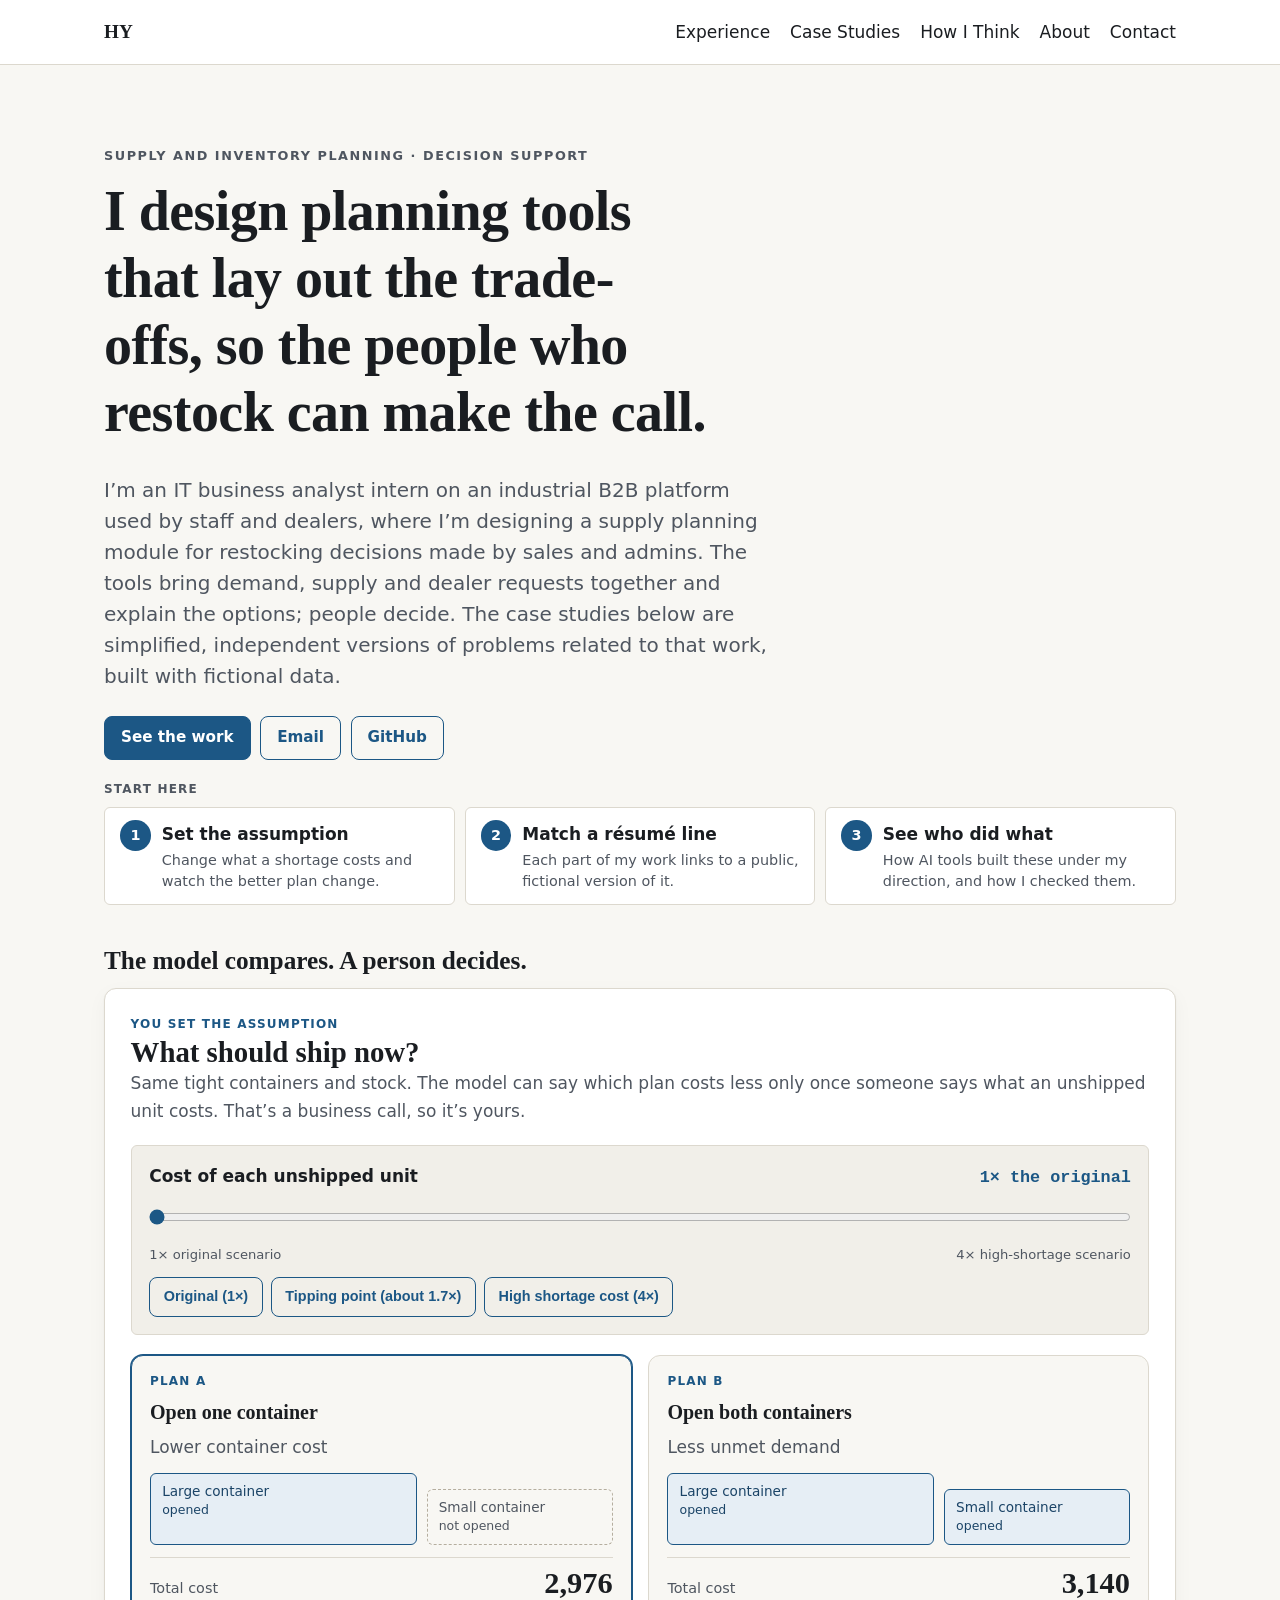
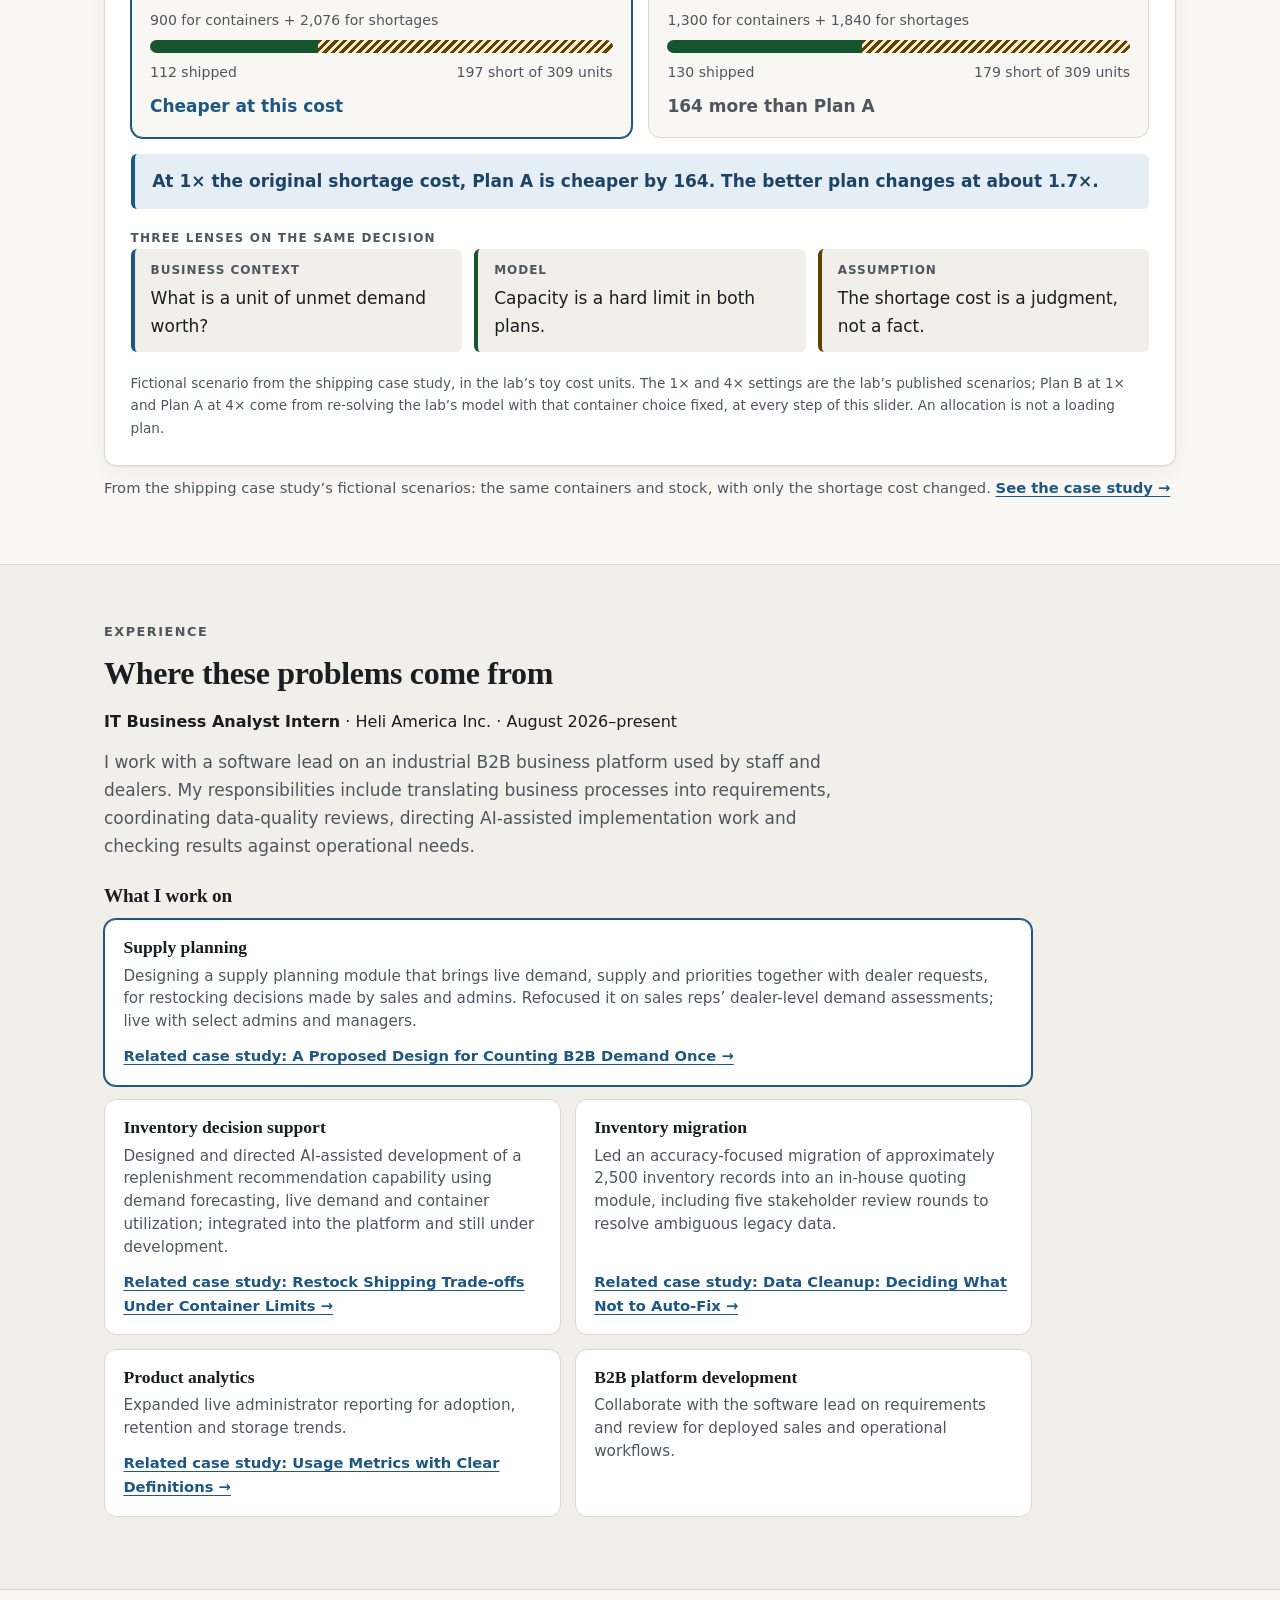
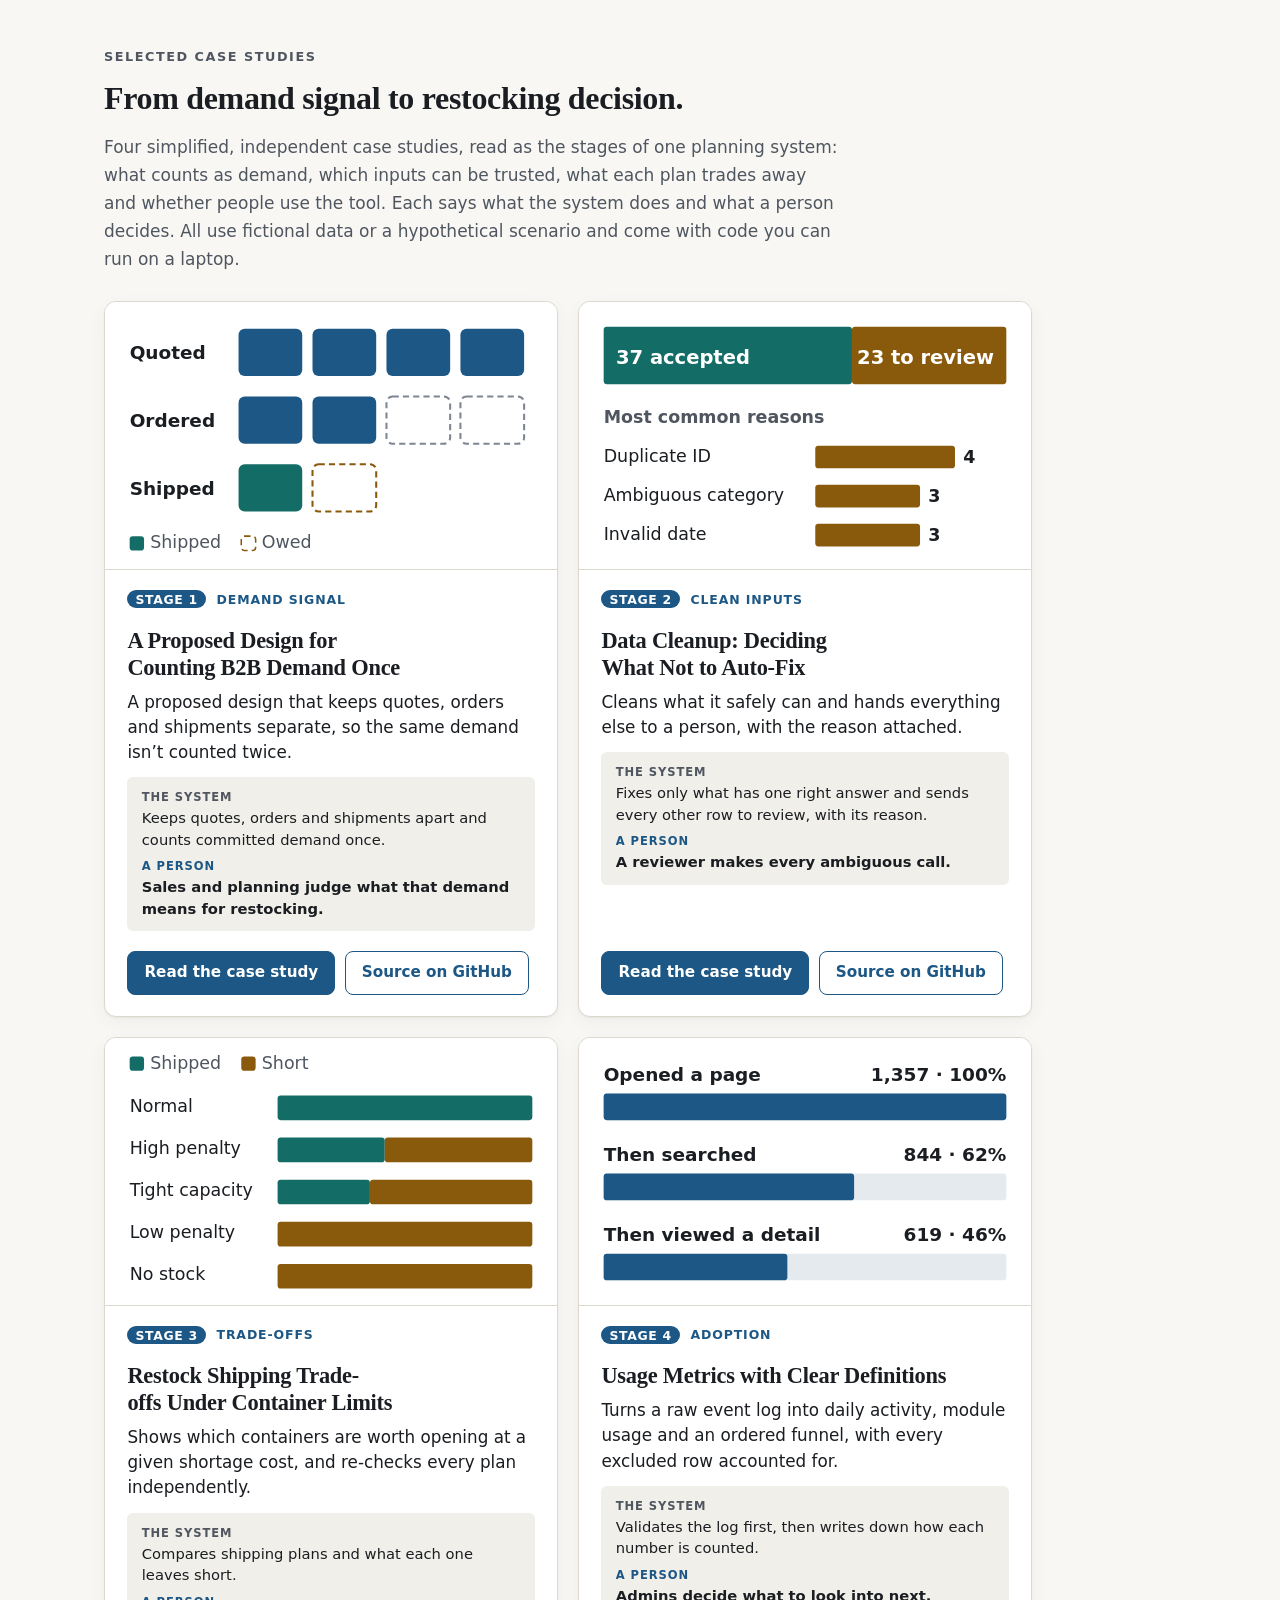
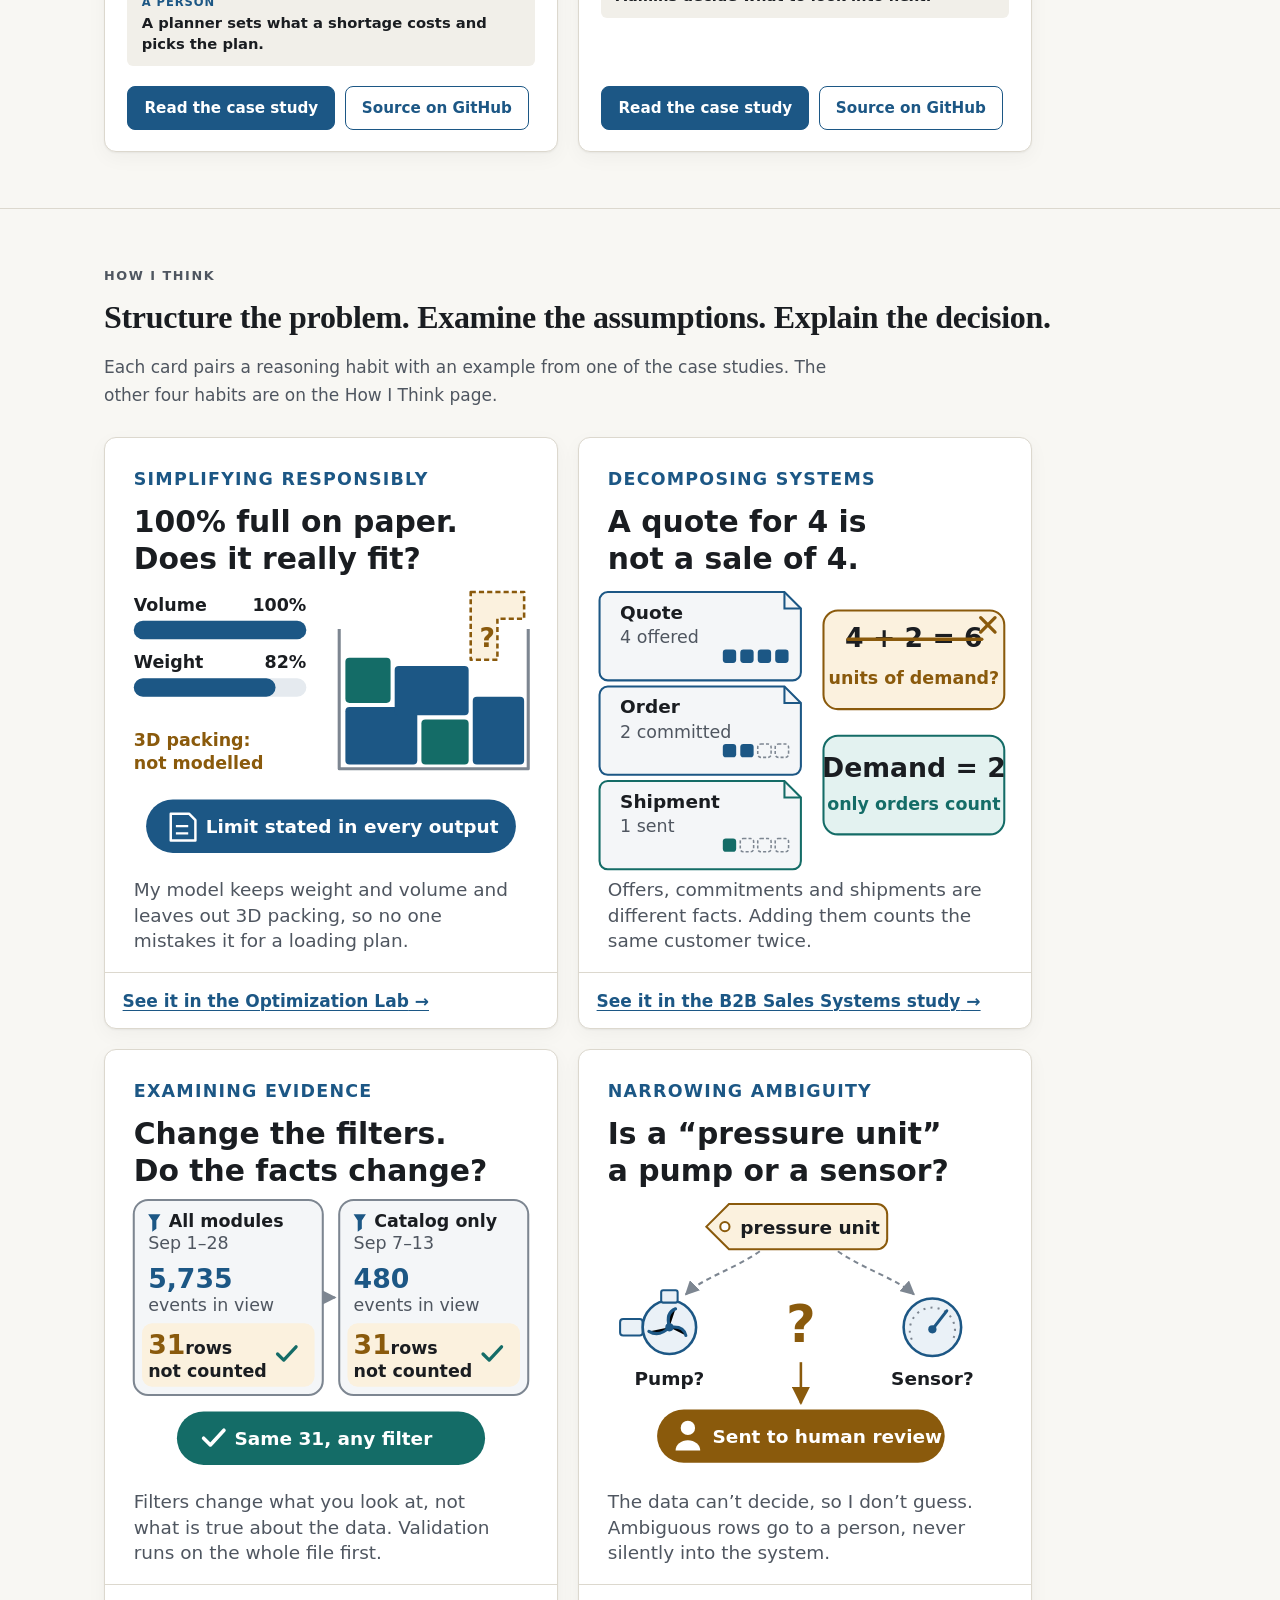
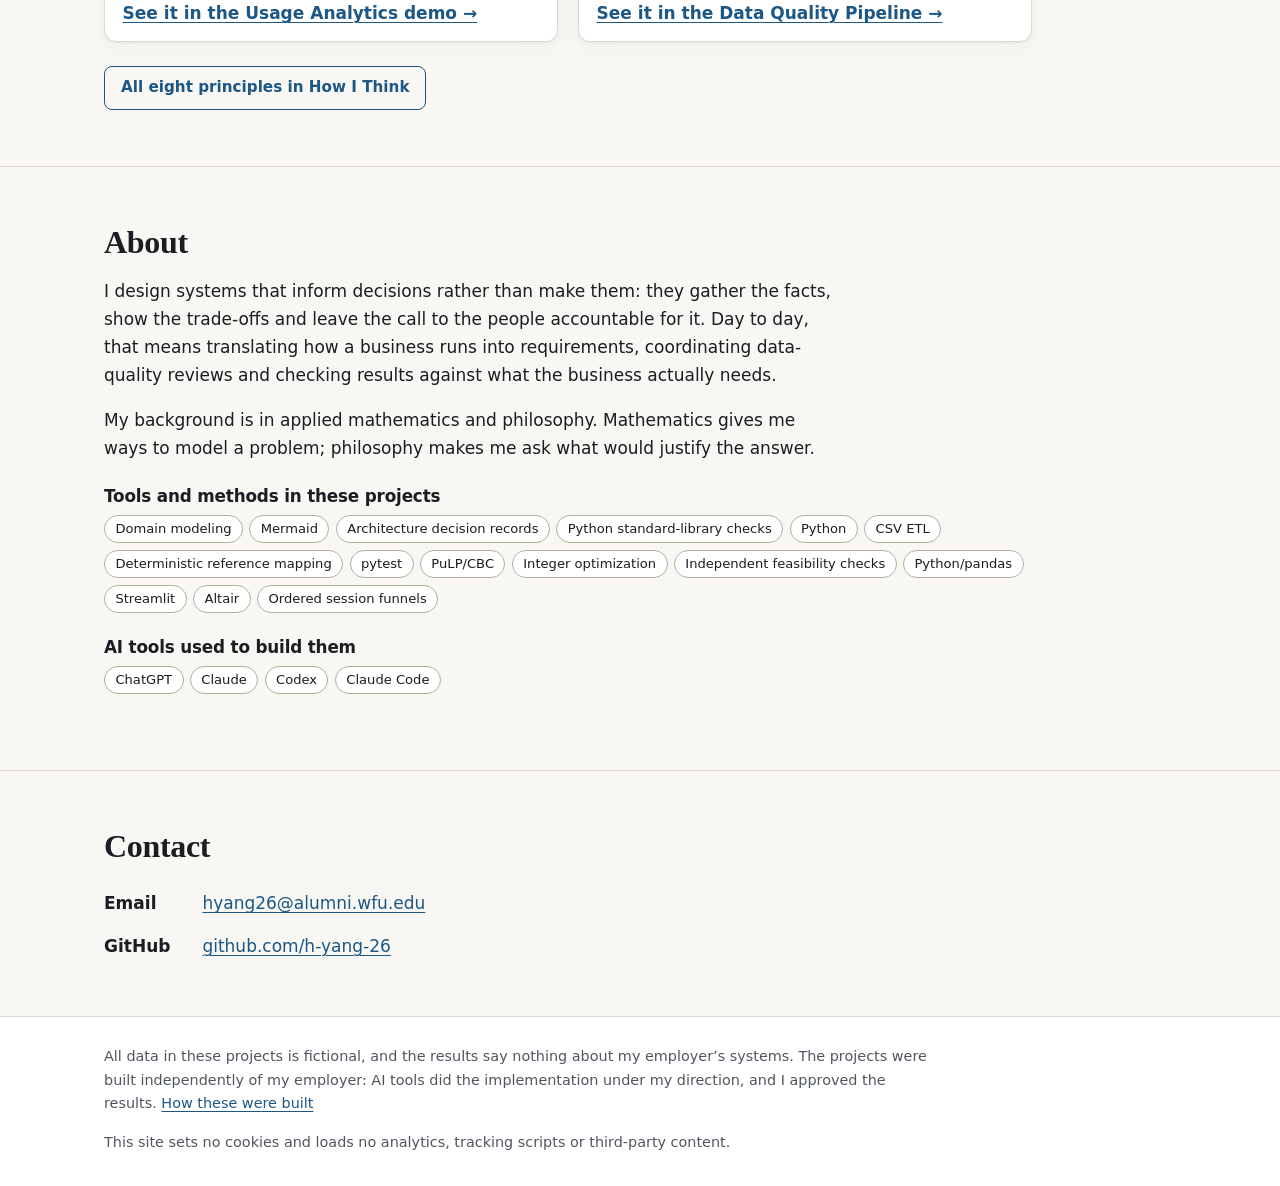
<file: index.html>
<!doctype html>
<html lang="en">
<head>
  <meta charset="utf-8">
  <meta name="robots" content="noindex, nofollow">
  <meta name="viewport" content="width=device-width, initial-scale=1">
  <title>HY · Portfolio</title>
  <meta name="description" content="Technical demonstrations informed by real industrial B2B work: fictional and independently reproducible models of enterprise data quality, optimization, analytics and sales systems.">
  <link rel="icon" href="data:,">
  <link rel="stylesheet" href="assets/css/site.css">
  <script src="assets/js/render.js" defer></script>
</head>
<body data-page="home" data-root=".">
  <a class="skip-link" href="#main">Skip to main content</a>
  <header class="site-header" id="site-header"><div class="wrap header__inner">
      <a class="brand" href="./">HY</a>
      <nav aria-label="Primary">
        <ul class="nav">
          <li><a href="./#experience">Experience</a></li>
          <li><a href="./#projects">Case Studies</a></li>
          <li><a href="./applied-thinking/">How I Think</a></li>
          <li><a href="./#about">About</a></li>
          <li><a href="./#contact">Contact</a></li>
        </ul>
      </nav>
    </div>
<!-- /site-header --></header>
  <div class="draft-banner" id="draft-banner" role="region" aria-label="Draft status" hidden>
<!-- /draft-banner --></div>
  <main id="main" tabindex="-1" data-prerendered="true">
    <section class="hero hero--story wrap" aria-labelledby="intro-title">
      <p class="eyebrow">Supply and inventory planning · Decision support</p>
      <h1 id="intro-title">I design planning tools that lay out the trade-offs, so the people who restock can make the call.</h1>
      <p class="hero__lede">I’m an IT business analyst intern on an industrial B2B platform used by staff and dealers, where I’m designing a supply planning module for restocking decisions made by sales and admins. The tools bring demand, supply and dealer requests together and explain the options; people decide. The case studies below are simplified, independent versions of problems related to that work, built with fictional data.</p>
      <div class="actions hero__actions"><a class="btn btn--primary" href="#projects">See the work</a><a class="btn" href="mailto:hyang26@alumni.wfu.edu">Email</a><a class="btn" href="https://github.com/h-yang-26">GitHub</a></div>
      <nav class="start-here" aria-label="Start here"><p class="start-here__label">Start here</p><ol><li><a href="#decision"><b>Set the assumption</b><span>Change what a shortage costs and watch the better plan change.</span></a></li><li><a href="#experience"><b>Match a résumé line</b><span>Each part of my work links to a public, fictional version of it.</span></a></li><li><a href="./how-these-were-built/"><b>See who did what</b><span>How AI tools built these under my direction, and how I checked them.</span></a></li></ol></nav>
      <figure class="showcase" id="decision" data-decision-lab>
      <p class="showcase__title">The model compares. A person decides.</p>
      <picture><source media="(prefers-color-scheme: dark) and (max-width: 49.99rem)" srcset="./assets/visuals/hero-decision-narrow-dark.svg" width="420" height="1334"><source media="(max-width: 49.99rem)" srcset="./assets/visuals/hero-decision-narrow.svg" width="420" height="1334"><source media="(prefers-color-scheme: dark)" srcset="./assets/visuals/hero-decision-dark.svg" width="1000" height="700"><img src="./assets/visuals/hero-decision.svg" alt="A decision sheet for the question “What should ship now?”, using the same tight containers and stock with only the shortage cost changed. Plan A opens only the large container, which is full by volume with 112 units: lower container cost, 112 of 309 units ship and 197 are short; optimal at the original shortage cost. Plan B opens both containers, both full by volume, with 117 and 13 units: less unmet demand, 130 of 309 units ship and 179 are short; optimal when shortages cost four times more. Three lenses on the same decision: business context asks what a unit of unmet demand is worth; the model treats capacity as a hard limit; the assumption is that the shortage cost is a judgment, not a fact. Conclusion: the preferred plan depends on the shortage cost." width="1000" height="700" decoding="async"></picture>
      <figcaption>From the shipping case study’s fictional scenarios: the same containers and stock, with only the shortage cost changed. <a href="./projects/inventory-shipping-optimization-lab/">See the case study →</a></figcaption>
    </figure>
    </section>

    <section class="section section--experience" id="experience" aria-labelledby="experience-title">
      <div class="wrap experience-compact">
        <p class="eyebrow">Experience</p>
        <h2 id="experience-title">Where these problems come from</h2>
        <p class="experience-role"><strong>IT Business Analyst Intern</strong> · Heli America Inc. · August 2026–present</p>
        <p class="section__lede">I work with a software lead on an industrial B2B business platform used by staff and dealers. My responsibilities include translating business processes into requirements, coordinating data-quality reviews, directing AI-assisted implementation work and checking results against operational needs.</p>
        <h3 class="workstreams__title">What I work on</h3><ul class="workstreams"><li class="workstream"><h4>Supply planning</h4><p>Designing a supply planning module that brings live demand, supply and priorities together with dealer requests, for restocking decisions made by sales and admins. Refocused it on sales reps’ dealer-level demand assessments; live with select admins and managers.</p><a class="workstream__link" href="./projects/b2b-sales-systems-case-study/">Related case study: A Proposed Design for Counting B2B Demand Once<span aria-hidden="true">&nbsp;→</span></a></li><li class="workstream"><h4>Inventory decision support</h4><p>Designed and directed AI-assisted development of a replenishment recommendation capability using demand forecasting, live demand and container utilization; integrated into the platform and still under development.</p><a class="workstream__link" href="./projects/inventory-shipping-optimization-lab/">Related case study: Restock Shipping Trade-offs Under Container Limits<span aria-hidden="true">&nbsp;→</span></a></li><li class="workstream"><h4>Inventory migration</h4><p>Led an accuracy-focused migration of approximately 2,500 inventory records into an in-house quoting module, including five stakeholder review rounds to resolve ambiguous legacy data.</p><a class="workstream__link" href="./projects/synthetic-data-quality-pipeline/">Related case study: Data Cleanup: Deciding What Not to Auto-Fix<span aria-hidden="true">&nbsp;→</span></a></li><li class="workstream"><h4>Product analytics</h4><p>Expanded live administrator reporting for adoption, retention and storage trends.</p><a class="workstream__link" href="./projects/product-usage-analytics-demo/">Related case study: Usage Metrics with Clear Definitions<span aria-hidden="true">&nbsp;→</span></a></li><li class="workstream"><h4>B2B platform development</h4><p>Collaborate with the software lead on requirements and review for deployed sales and operational workflows.</p></li></ul>
        <div class="actions"></div>
      </div>
    </section>

    <section class="section" id="projects" aria-labelledby="projects-title">
      <div class="wrap">
        <p class="eyebrow">Selected case studies</p>
        <h2 id="projects-title">From demand signal to restocking decision.</h2>
        <p class="section__lede">Four simplified, independent case studies, read as the stages of one planning system: what counts as demand, which inputs can be trusted, what each plan trades away and whether people use the tool. Each says what the system does and what a person decides. All use fictional data or a hypothetical scenario and come with code you can run on a laptop.</p>
        <ul class="cards"><li>
      <article class="card card--work" aria-labelledby="card-b2b-sales-systems-case-study">
        <div class="card__visual"><picture><source media="(prefers-color-scheme: dark)" srcset="./assets/visuals/b2b-quantities-card-dark.svg" width="440" height="260"><img src="./assets/visuals/b2b-quantities-card.svg" alt="" width="440" height="260" loading="lazy" decoding="async"></picture></div>
        <p class="card__kicker"><span class="card__stage">Stage 1</span> Demand signal</p>
        <h3 id="card-b2b-sales-systems-case-study">A Proposed Design for Counting B2B Demand Once</h3>
        <p class="card__outcome">A proposed design that keeps quotes, orders and shipments separate, so the same demand isn’t counted twice.</p>
        <dl class="card__split"><div><dt>The system</dt><dd>Keeps quotes, orders and shipments apart and counts committed demand once.</dd></div><div class="card__split-person"><dt>A person</dt><dd>Sales and planning judge what that demand means for restocking.</dd></div></dl>
        <div class="actions">
          <a class="btn btn--primary" href="./projects/b2b-sales-systems-case-study/">Read the case study<span class="visually-hidden">: B2B Sales Systems Case Study</span></a>
          <a class="btn" href="https://github.com/h-yang-26/b2b-sales-systems-case-study">Source on GitHub<span class="visually-hidden">: B2B Sales Systems Case Study</span></a>
        </div>
      </article>
    </li><li>
      <article class="card card--work" aria-labelledby="card-synthetic-data-quality-pipeline">
        <div class="card__visual"><picture><source media="(prefers-color-scheme: dark)" srcset="./assets/visuals/data-quality-results-card-dark.svg" width="440" height="260"><img src="./assets/visuals/data-quality-results-card.svg" alt="" width="440" height="260" loading="lazy" decoding="async"></picture></div>
        <p class="card__kicker"><span class="card__stage">Stage 2</span> Clean inputs</p>
        <h3 id="card-synthetic-data-quality-pipeline">Data Cleanup: Deciding What Not to Auto-Fix</h3>
        <p class="card__outcome">Cleans what it safely can and hands everything else to a person, with the reason attached.</p>
        <dl class="card__split"><div><dt>The system</dt><dd>Fixes only what has one right answer and sends every other row to review, with its reason.</dd></div><div class="card__split-person"><dt>A person</dt><dd>A reviewer makes every ambiguous call.</dd></div></dl>
        <div class="actions">
          <a class="btn btn--primary" href="./projects/synthetic-data-quality-pipeline/">Read the case study<span class="visually-hidden">: Synthetic Data Quality Pipeline</span></a>
          <a class="btn" href="https://github.com/h-yang-26/synthetic-data-quality-pipeline">Source on GitHub<span class="visually-hidden">: Synthetic Data Quality Pipeline</span></a>
        </div>
      </article>
    </li><li>
      <article class="card card--work" aria-labelledby="card-inventory-shipping-optimization-lab">
        <div class="card__visual"><picture><source media="(prefers-color-scheme: dark)" srcset="./assets/visuals/inventory-scenarios-card-dark.svg" width="440" height="260"><img src="./assets/visuals/inventory-scenarios-card.svg" alt="" width="440" height="260" loading="lazy" decoding="async"></picture></div>
        <p class="card__kicker"><span class="card__stage">Stage 3</span> Trade-offs</p>
        <h3 id="card-inventory-shipping-optimization-lab">Restock Shipping Trade-offs Under Container Limits</h3>
        <p class="card__outcome">Shows which containers are worth opening at a given shortage cost, and re-checks every plan independently.</p>
        <dl class="card__split"><div><dt>The system</dt><dd>Compares shipping plans and what each one leaves short.</dd></div><div class="card__split-person"><dt>A person</dt><dd>A planner sets what a shortage costs and picks the plan.</dd></div></dl>
        <div class="actions">
          <a class="btn btn--primary" href="./projects/inventory-shipping-optimization-lab/">Read the case study<span class="visually-hidden">: Inventory and Shipping Optimization Lab</span></a>
          <a class="btn" href="https://github.com/h-yang-26/inventory-shipping-optimization-lab">Source on GitHub<span class="visually-hidden">: Inventory and Shipping Optimization Lab</span></a>
        </div>
      </article>
    </li><li>
      <article class="card card--work" aria-labelledby="card-product-usage-analytics-demo">
        <div class="card__visual"><picture><source media="(prefers-color-scheme: dark)" srcset="./assets/visuals/analytics-funnel-card-dark.svg" width="440" height="260"><img src="./assets/visuals/analytics-funnel-card.svg" alt="" width="440" height="260" loading="lazy" decoding="async"></picture></div>
        <p class="card__kicker"><span class="card__stage">Stage 4</span> Adoption</p>
        <h3 id="card-product-usage-analytics-demo">Usage Metrics with Clear Definitions</h3>
        <p class="card__outcome">Turns a raw event log into daily activity, module usage and an ordered funnel, with every excluded row accounted for.</p>
        <dl class="card__split"><div><dt>The system</dt><dd>Validates the log first, then writes down how each number is counted.</dd></div><div class="card__split-person"><dt>A person</dt><dd>Admins decide what to look into next.</dd></div></dl>
        <div class="actions">
          <a class="btn btn--primary" href="./projects/product-usage-analytics-demo/">Read the case study<span class="visually-hidden">: Product Usage Analytics Demo</span></a>
          <a class="btn" href="https://github.com/h-yang-26/product-usage-analytics-demo">Source on GitHub<span class="visually-hidden">: Product Usage Analytics Demo</span></a>
        </div>
      </article>
    </li></ul>
      </div>
    </section>

    <section class="section how-i-work" id="how-i-work" aria-labelledby="how-title">
      <div class="wrap">
        <p class="eyebrow">How I think</p>
        <h2 id="how-title">Structure the problem. Examine the assumptions. Explain the decision.</h2>
        <p class="section__lede">Each card pairs a reasoning habit with an example from one of the case studies. The other four habits are on the How I Think page.</p>
        <ul class="how-tiles"><li class="how-tile"><figure>
          <picture><source media="(prefers-color-scheme: dark)" srcset="./assets/visuals/tile-abstraction-dark.svg" width="440" height="520"><img src="./assets/visuals/tile-abstraction.svg" alt="Simplifying responsibly: a container can be 100% full by volume and 82% by weight on paper and still not pack in 3D. The model keeps weight and volume, leaves out 3D packing and says so in every output." width="440" height="520" loading="lazy" decoding="async"></picture>
          <figcaption><a href="./projects/inventory-shipping-optimization-lab/">See it in the Optimization Lab<span aria-hidden="true">&nbsp;→</span></a></figcaption>
        </figure></li><li class="how-tile"><figure>
          <picture><source media="(prefers-color-scheme: dark)" srcset="./assets/visuals/tile-decomposition-dark.svg" width="440" height="520"><img src="./assets/visuals/tile-decomposition.svg" alt="Decomposing systems: a quote for 4 units, an order for 2 and a shipment of 1 are different facts. Adding 4 + 2 gives a wrong 6 units of demand; committed demand is 2." width="440" height="520" loading="lazy" decoding="async"></picture>
          <figcaption><a href="./projects/b2b-sales-systems-case-study/">See it in the B2B Sales Systems study<span aria-hidden="true">&nbsp;→</span></a></figcaption>
        </figure></li><li class="how-tile"><figure>
          <picture><source media="(prefers-color-scheme: dark)" srcset="./assets/visuals/tile-filters-dark.svg" width="440" height="520"><img src="./assets/visuals/tile-filters.svg" alt="Examining evidence: all modules for September 1–28 show 5,735 events and catalog for one week shows 480, but the 31 rows not counted stay the same under any filter, because validation runs on the whole file first." width="440" height="520" loading="lazy" decoding="async"></picture>
          <figcaption><a href="./projects/product-usage-analytics-demo/">See it in the Usage Analytics demo<span aria-hidden="true">&nbsp;→</span></a></figcaption>
        </figure></li><li class="how-tile"><figure>
          <picture><source media="(prefers-color-scheme: dark)" srcset="./assets/visuals/tile-ambiguity-dark.svg" width="440" height="520"><img src="./assets/visuals/tile-ambiguity.svg" alt="Narrowing ambiguity: is a “pressure unit” a pump or a sensor? The data can’t decide, so the row is sent to human review instead of guessed." width="440" height="520" loading="lazy" decoding="async"></picture>
          <figcaption><a href="./projects/synthetic-data-quality-pipeline/">See it in the Data Quality Pipeline<span aria-hidden="true">&nbsp;→</span></a></figcaption>
        </figure></li></ul>
        <p class="how-more"><a class="btn" href="./applied-thinking/">All eight principles in How I Think</a></p>
      </div>
    </section>

    <section class="section" id="about" aria-labelledby="about-title">
      <div class="wrap about-compact">
        <h2 id="about-title">About</h2>
        <p>I design systems that inform decisions rather than make them: they gather the facts, show the trade-offs and leave the call to the people accountable for it. Day to day, that means translating how a business runs into requirements, coordinating data-quality reviews and checking results against what the business actually needs.</p><p>My background is in applied mathematics and philosophy. Mathematics gives me ways to model a problem; philosophy makes me ask what would justify the answer.</p>

        <h3>Tools and methods in these projects</h3>
        <ul class="tags"><li>Domain modeling</li><li>Mermaid</li><li>Architecture decision records</li><li>Python standard-library checks</li><li>Python</li><li>CSV ETL</li><li>Deterministic reference mapping</li><li>pytest</li><li>PuLP/CBC</li><li>Integer optimization</li><li>Independent feasibility checks</li><li>Python/pandas</li><li>Streamlit</li><li>Altair</li><li>Ordered session funnels</li></ul>
        <h3>AI tools used to build them</h3><ul class="tags"><li>ChatGPT</li><li>Claude</li><li>Codex</li><li>Claude Code</li></ul>
      </div>
    </section>

    <section class="section" id="contact" aria-labelledby="contact-title">
      <div class="wrap">
        <h2 id="contact-title">Contact</h2>
        <dl class="contact"><dt>Email</dt><dd><a href="mailto:hyang26@alumni.wfu.edu">hyang26@alumni.wfu.edu</a></dd><dt>GitHub</dt><dd><a href="https://github.com/h-yang-26">github.com/h-yang-26</a></dd></dl>
      </div>
    </section>
<!-- /main --></main>
  <footer class="site-footer" id="site-footer"><div class="wrap footer__inner">
      <p>All data in these projects is fictional, and the results say nothing about my employer’s systems. The projects were built independently of my employer: AI tools did the implementation under my direction, and I approved the results. <a href="./how-these-were-built/">How these were built</a></p>
      <p>This site sets no cookies and loads no analytics, tracking scripts or third-party content.</p>
    </div>
<!-- /site-footer --></footer>
</body>
</html>
</file>
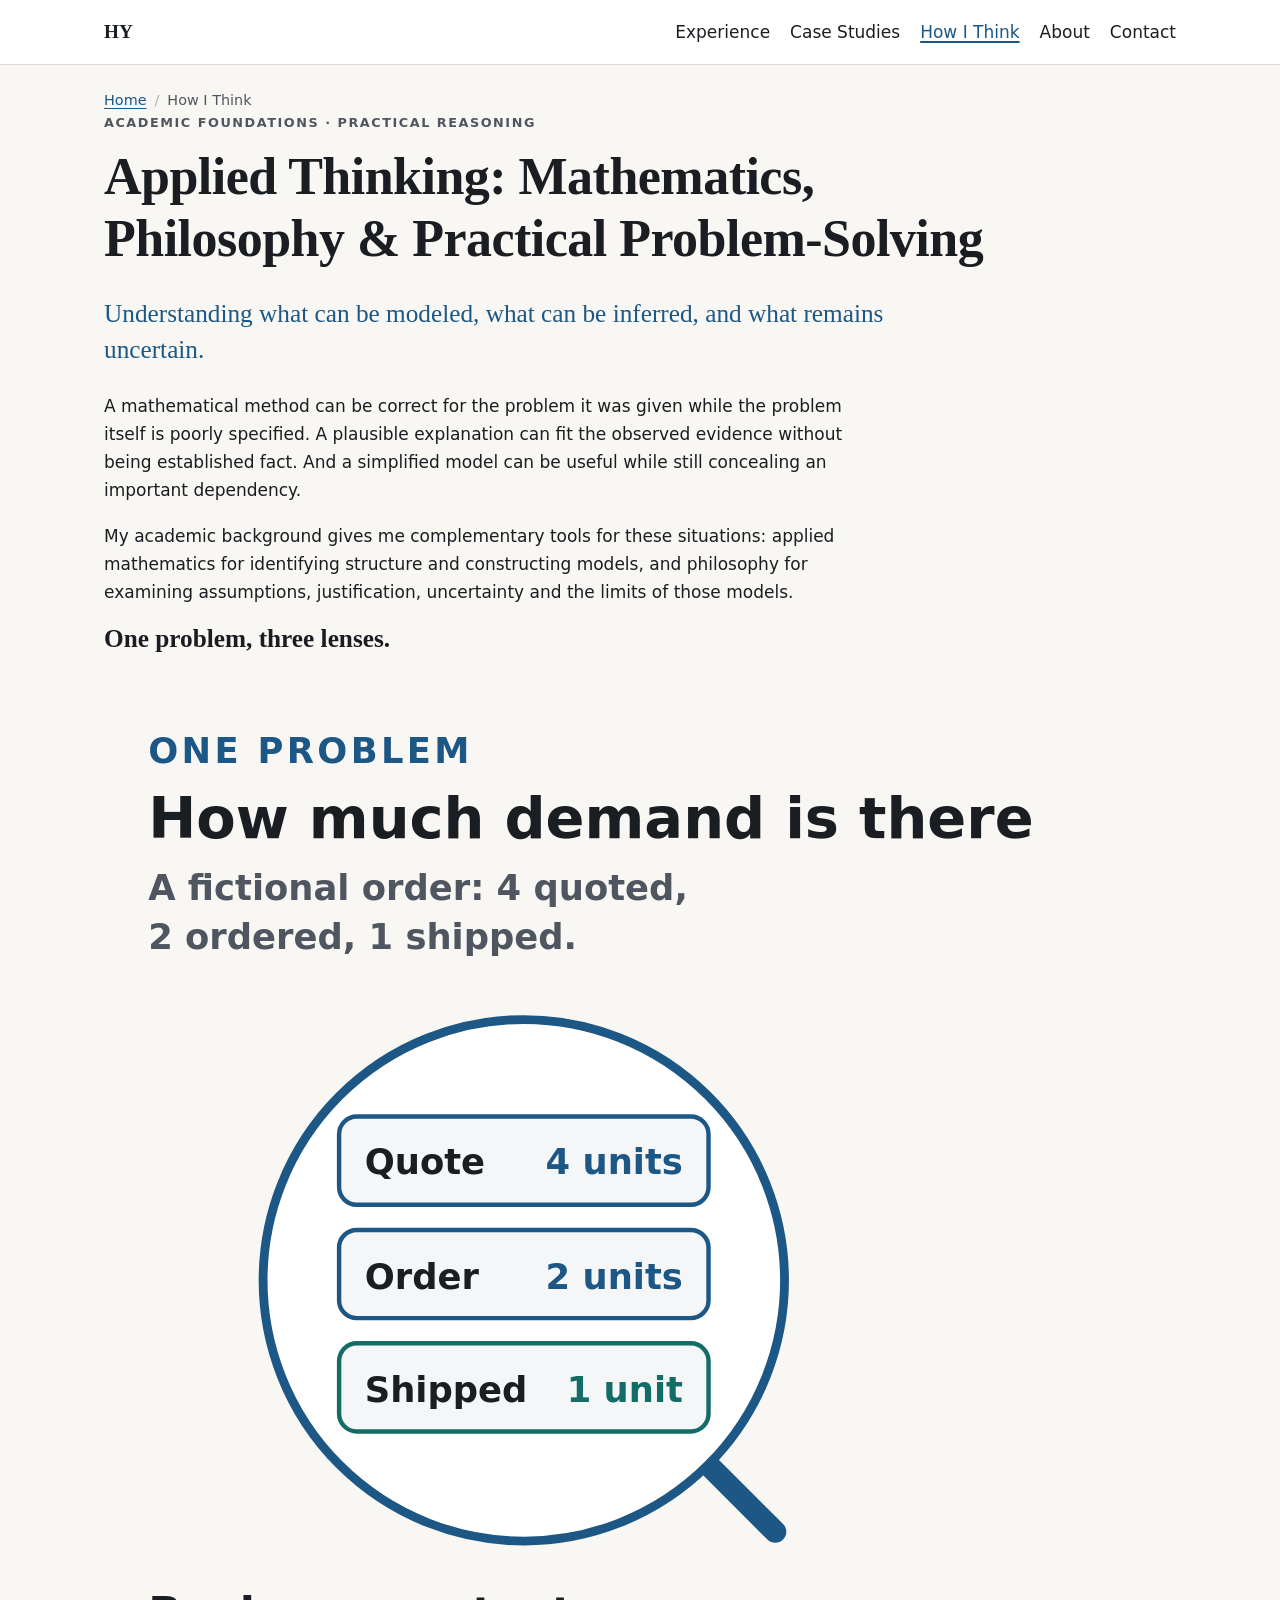
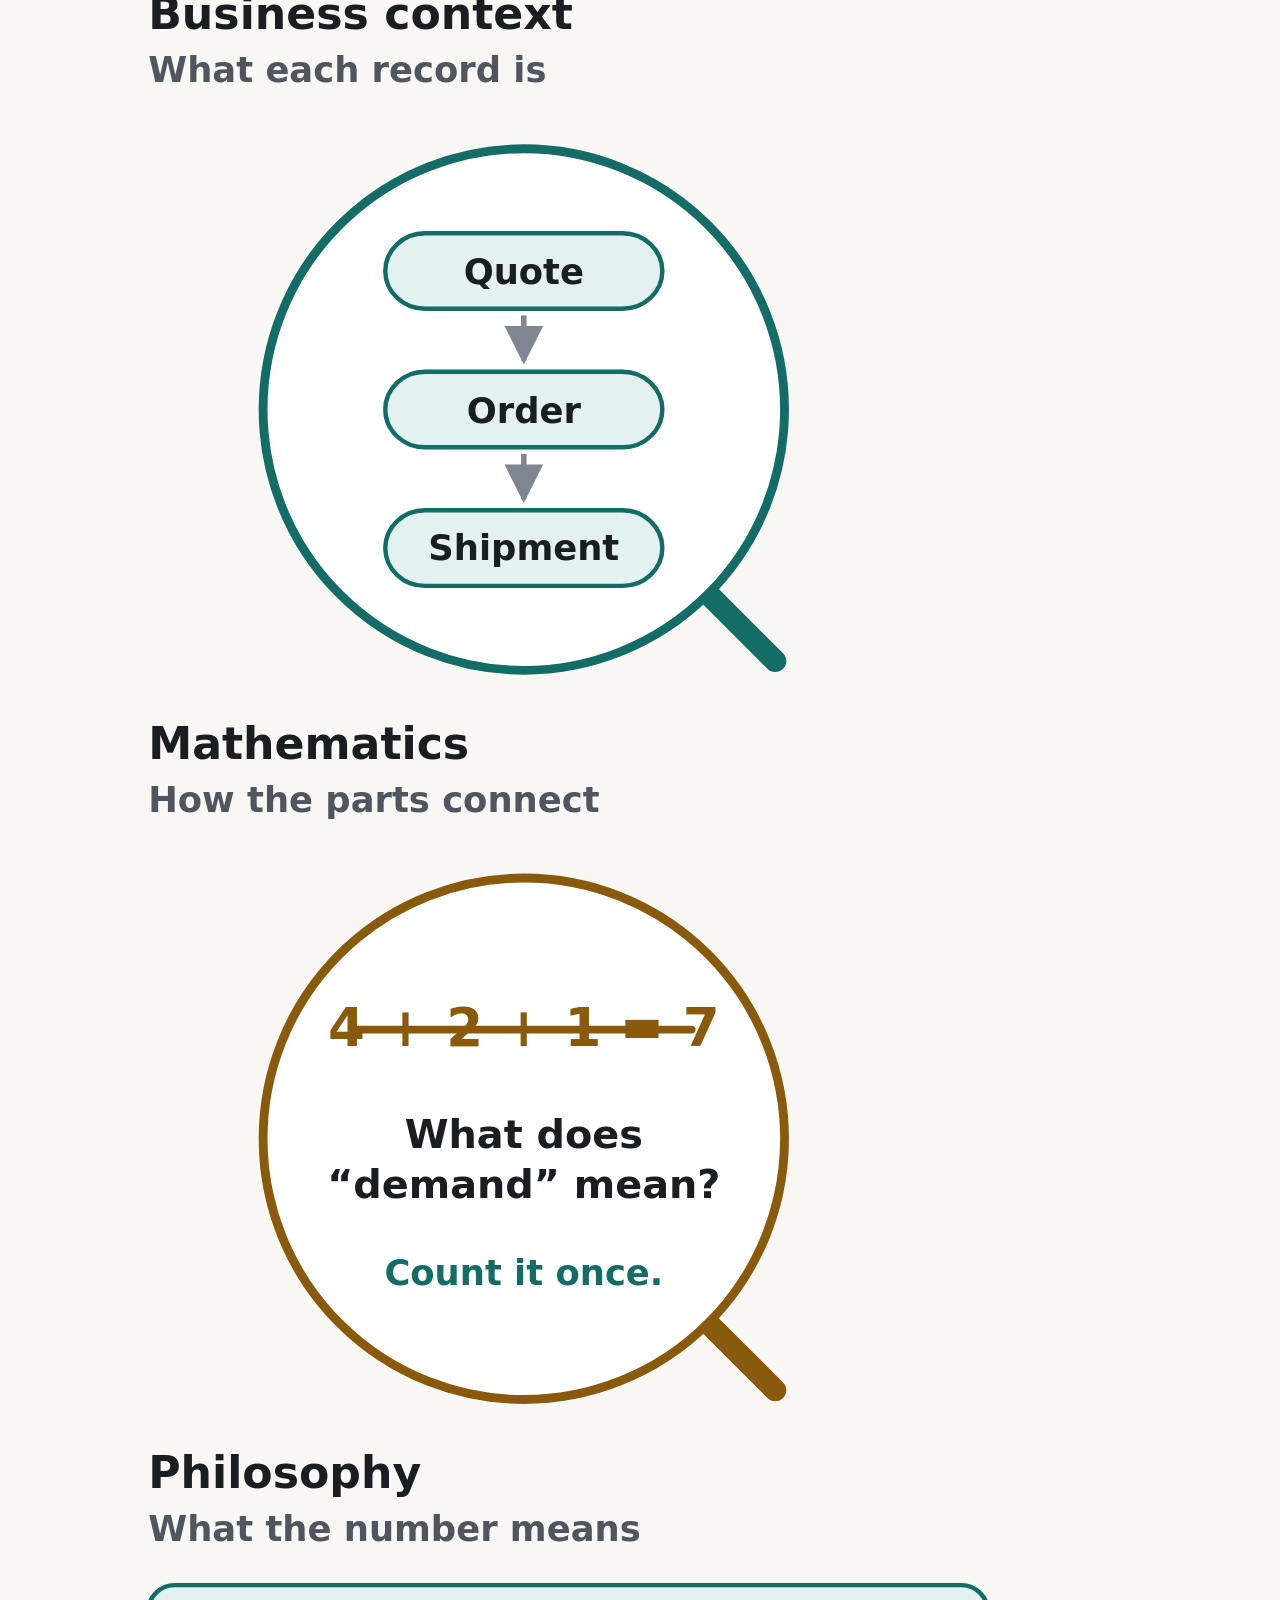
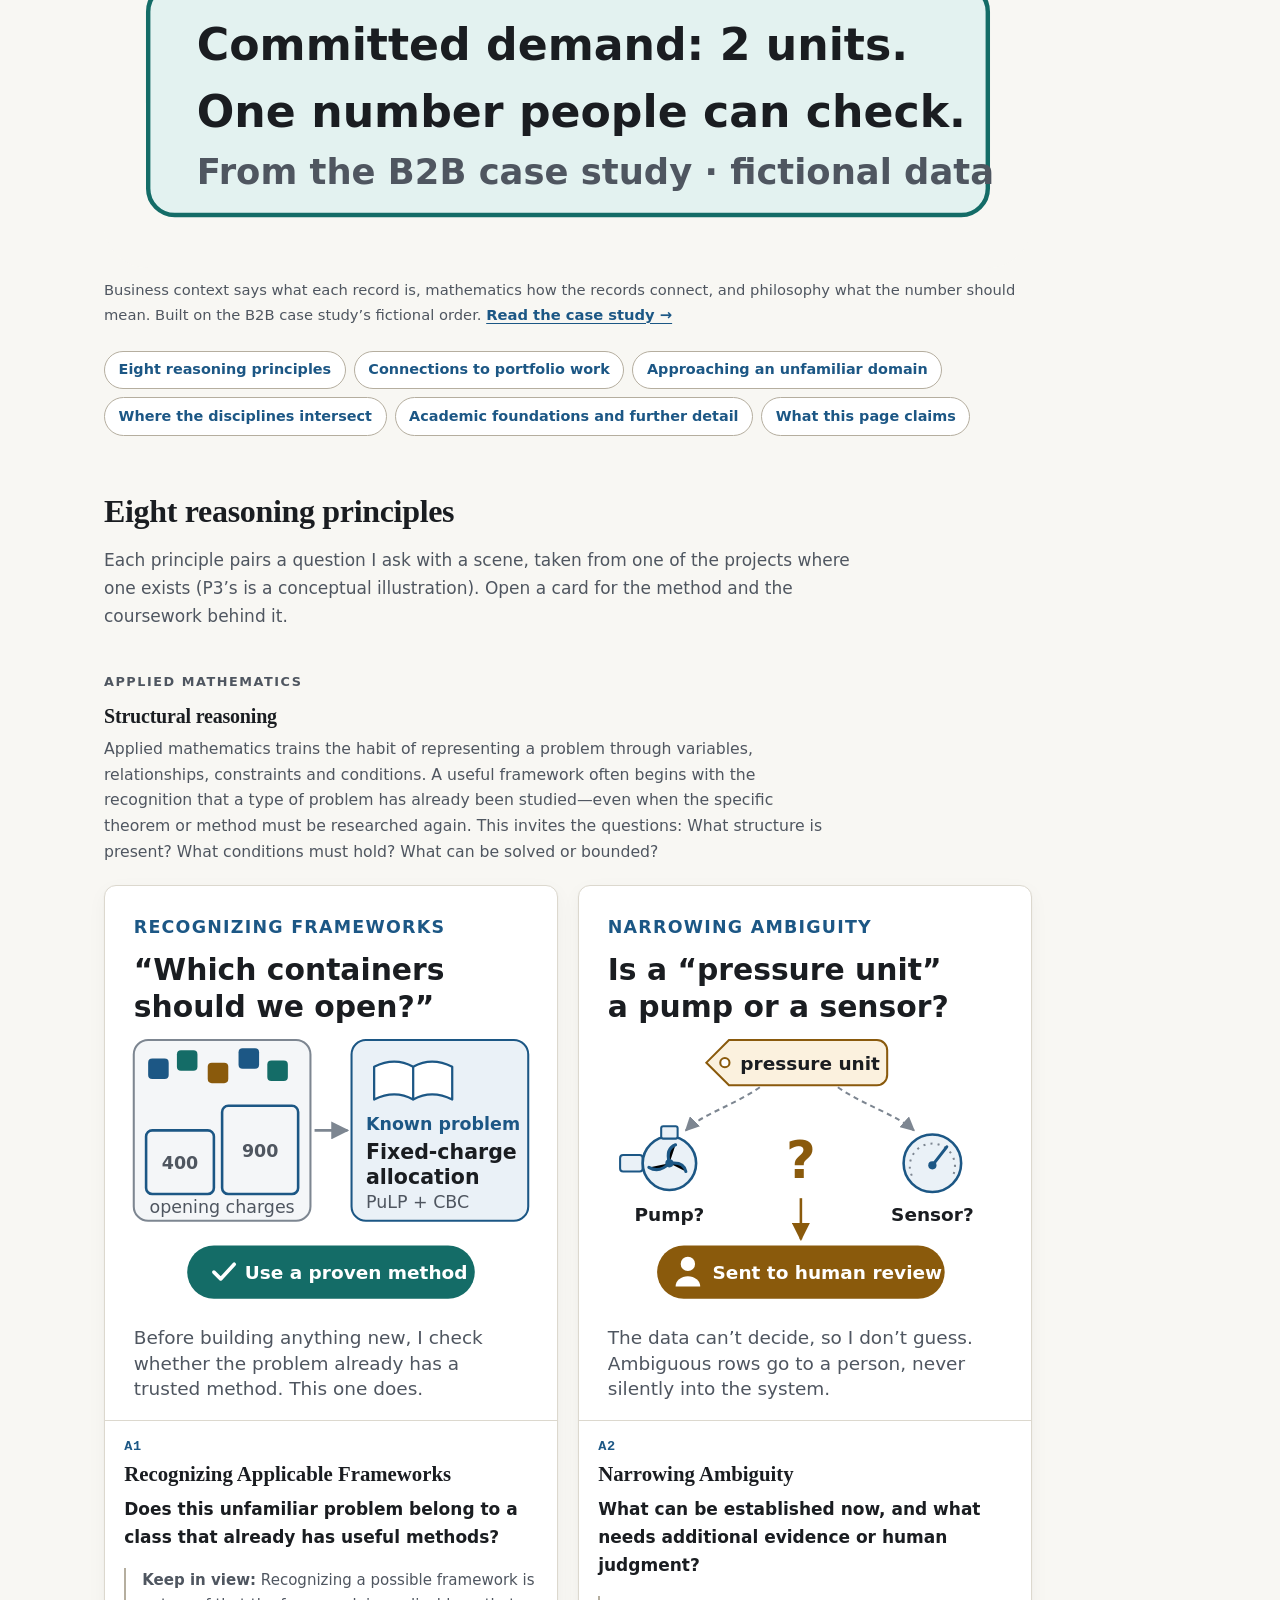
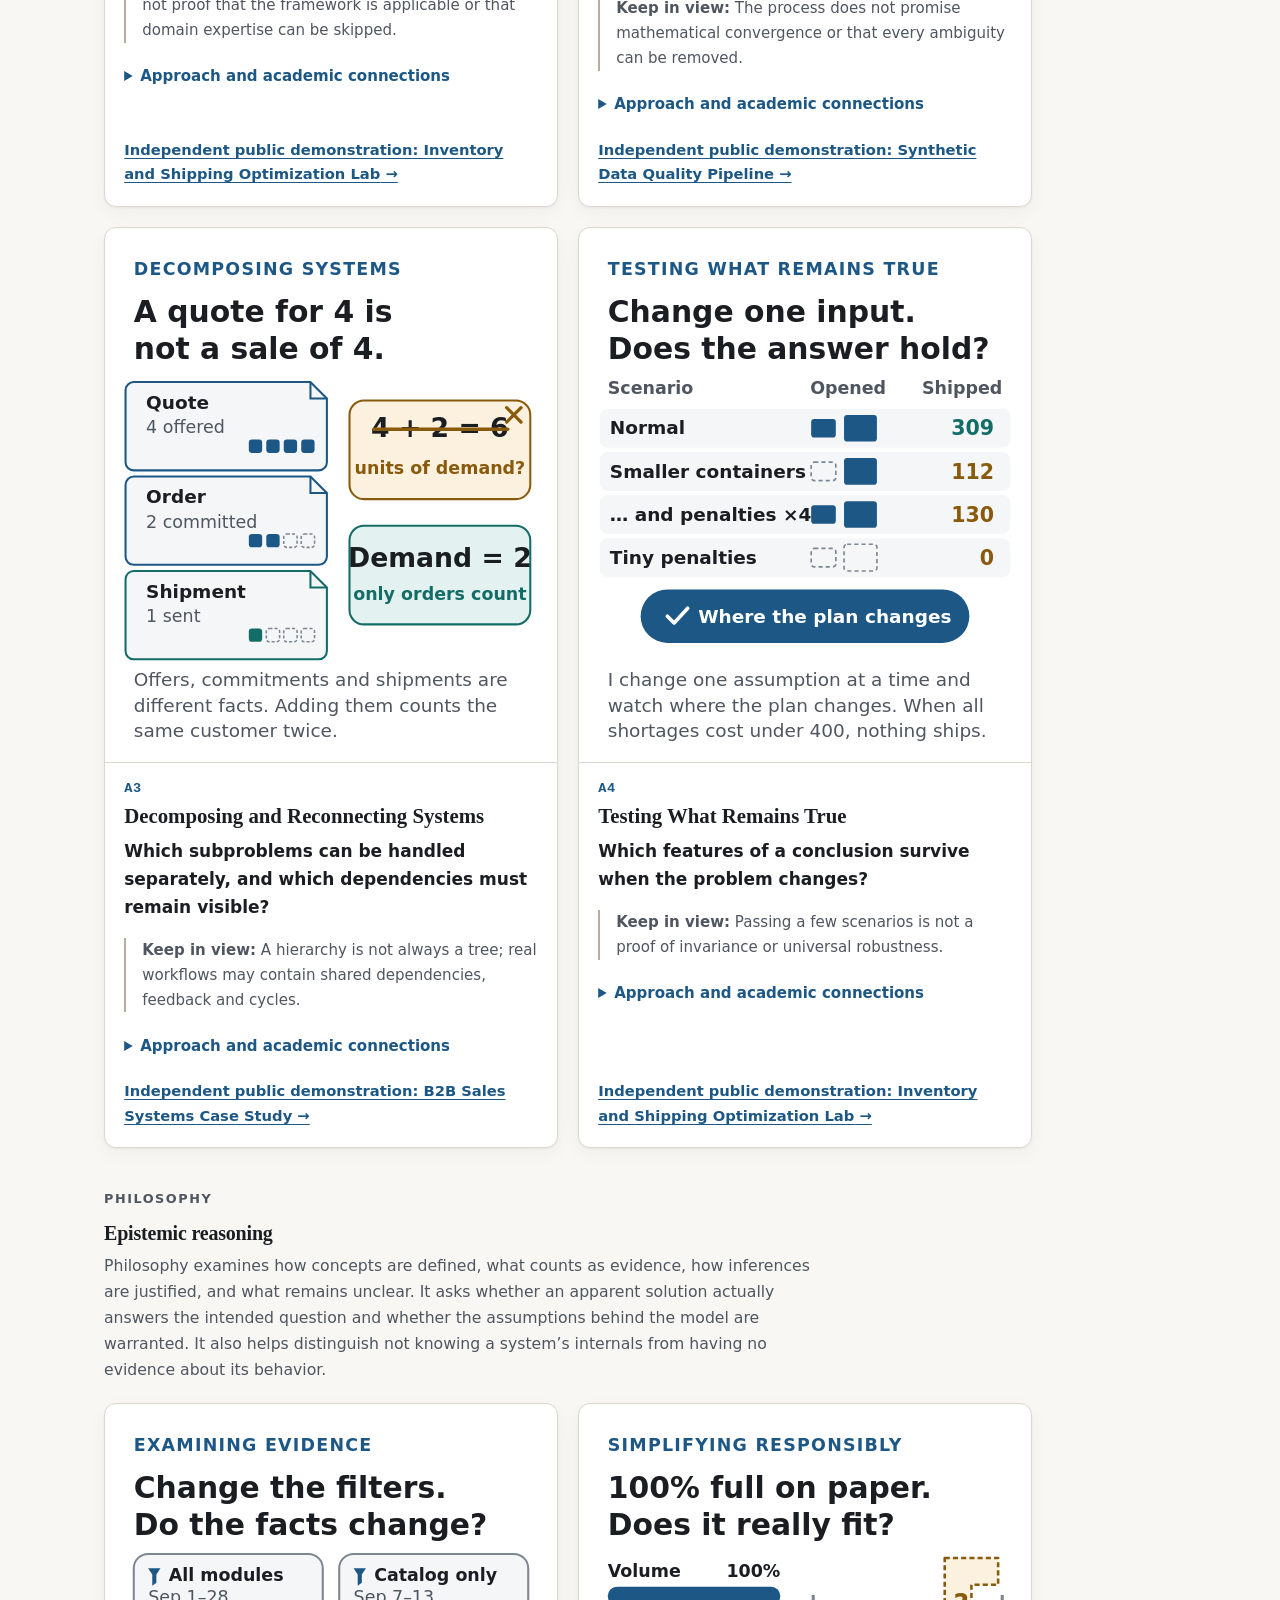
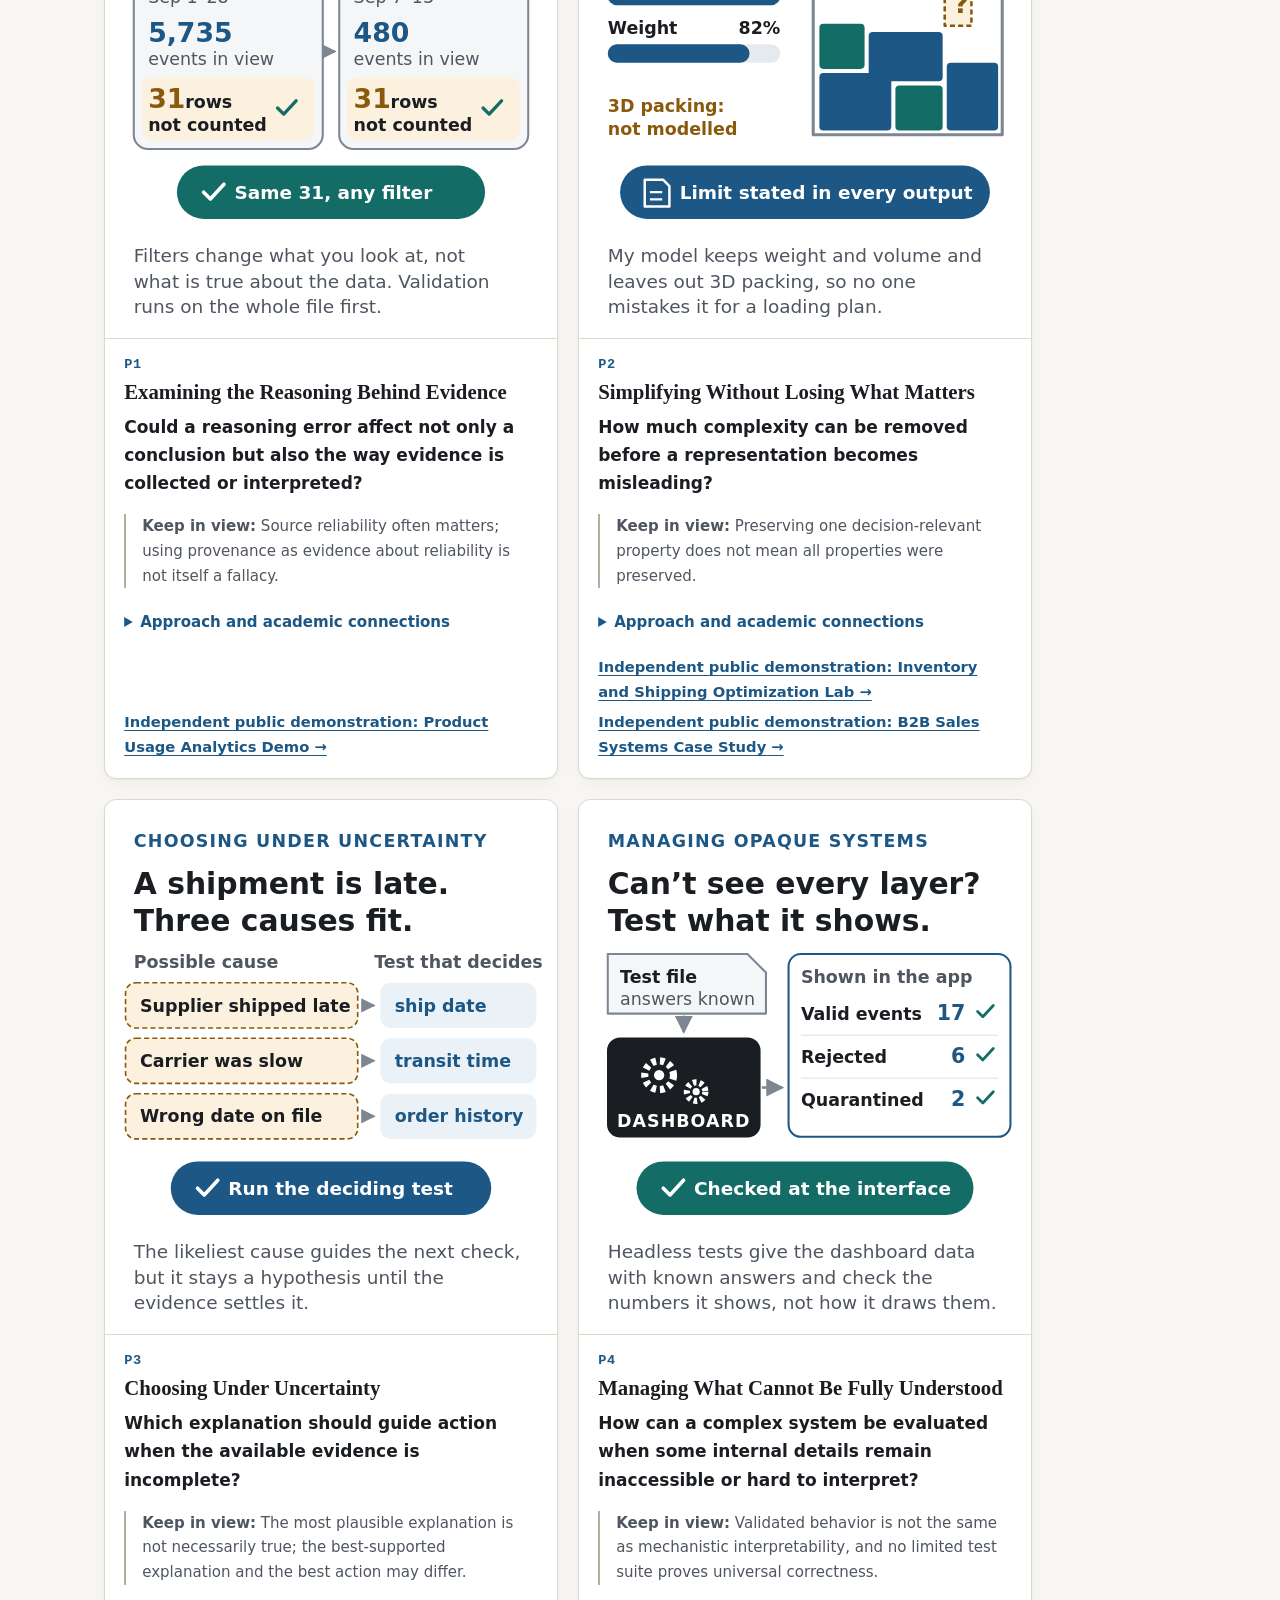
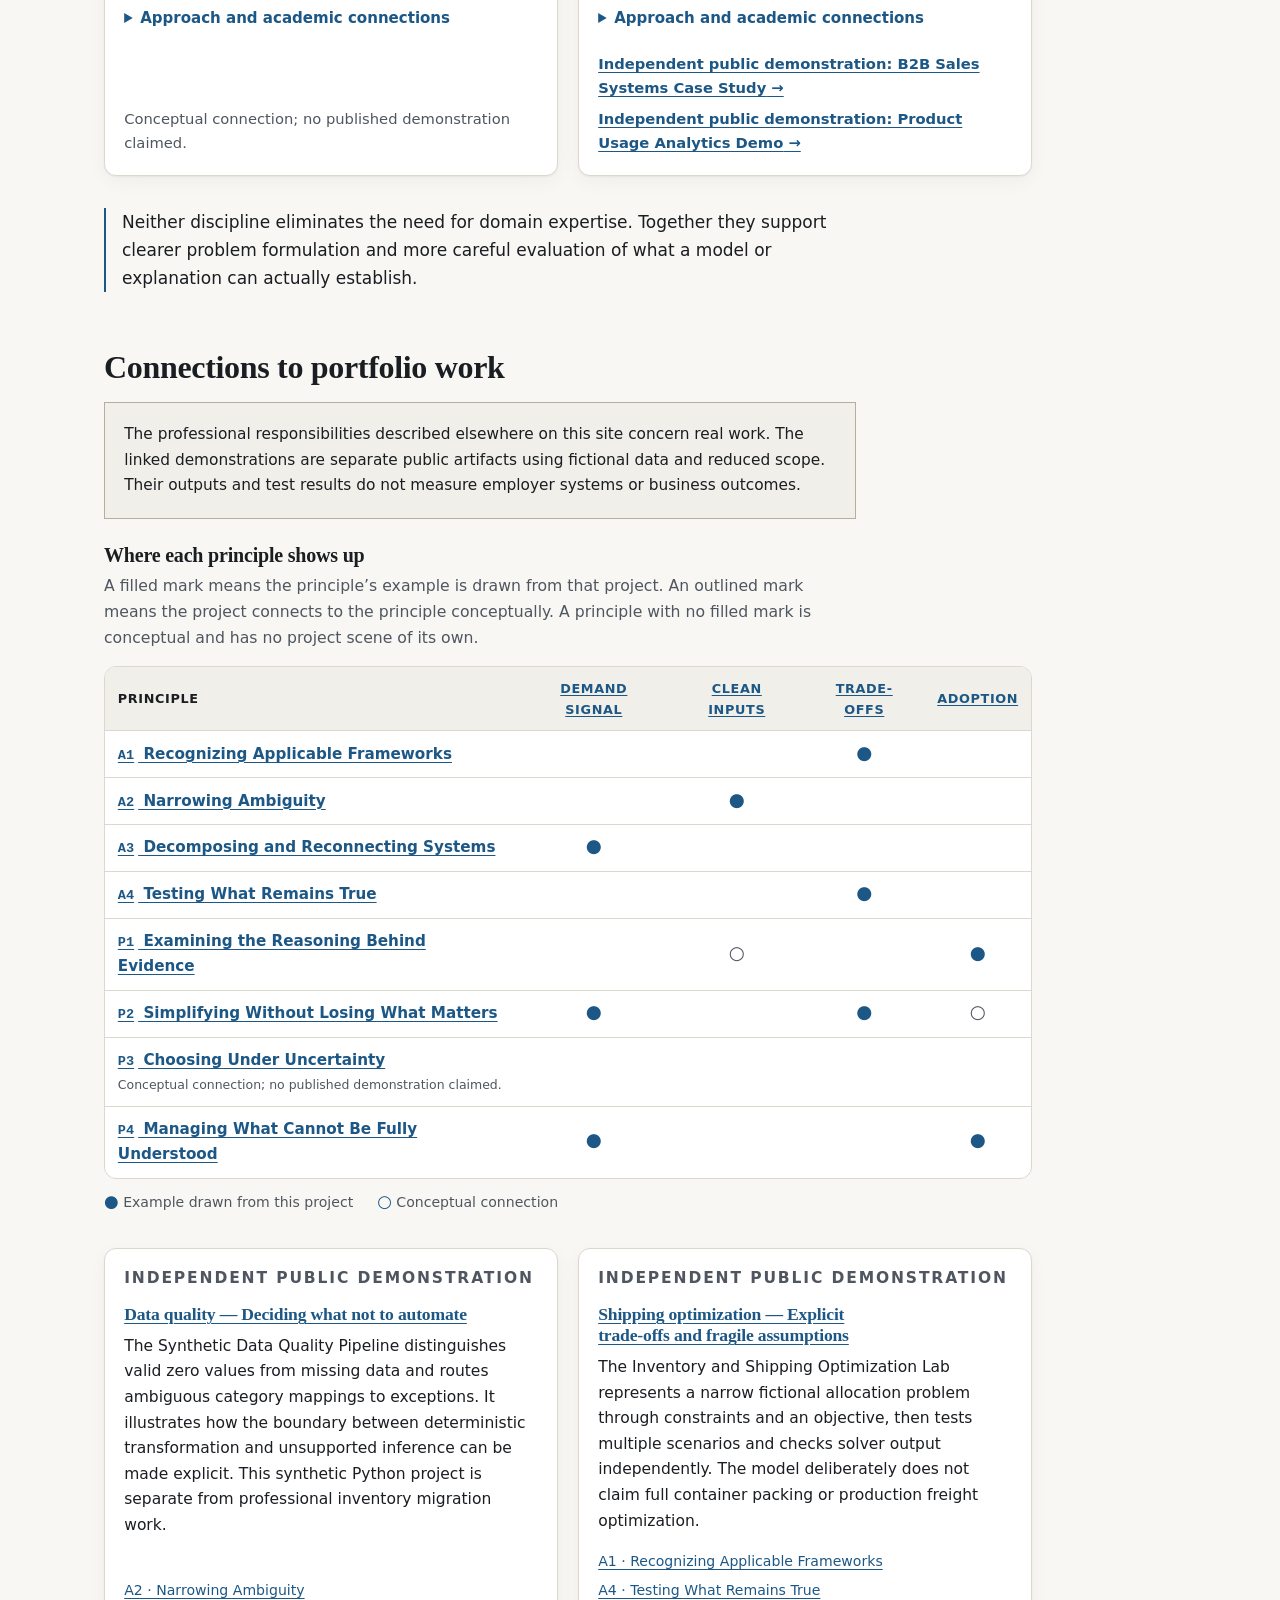
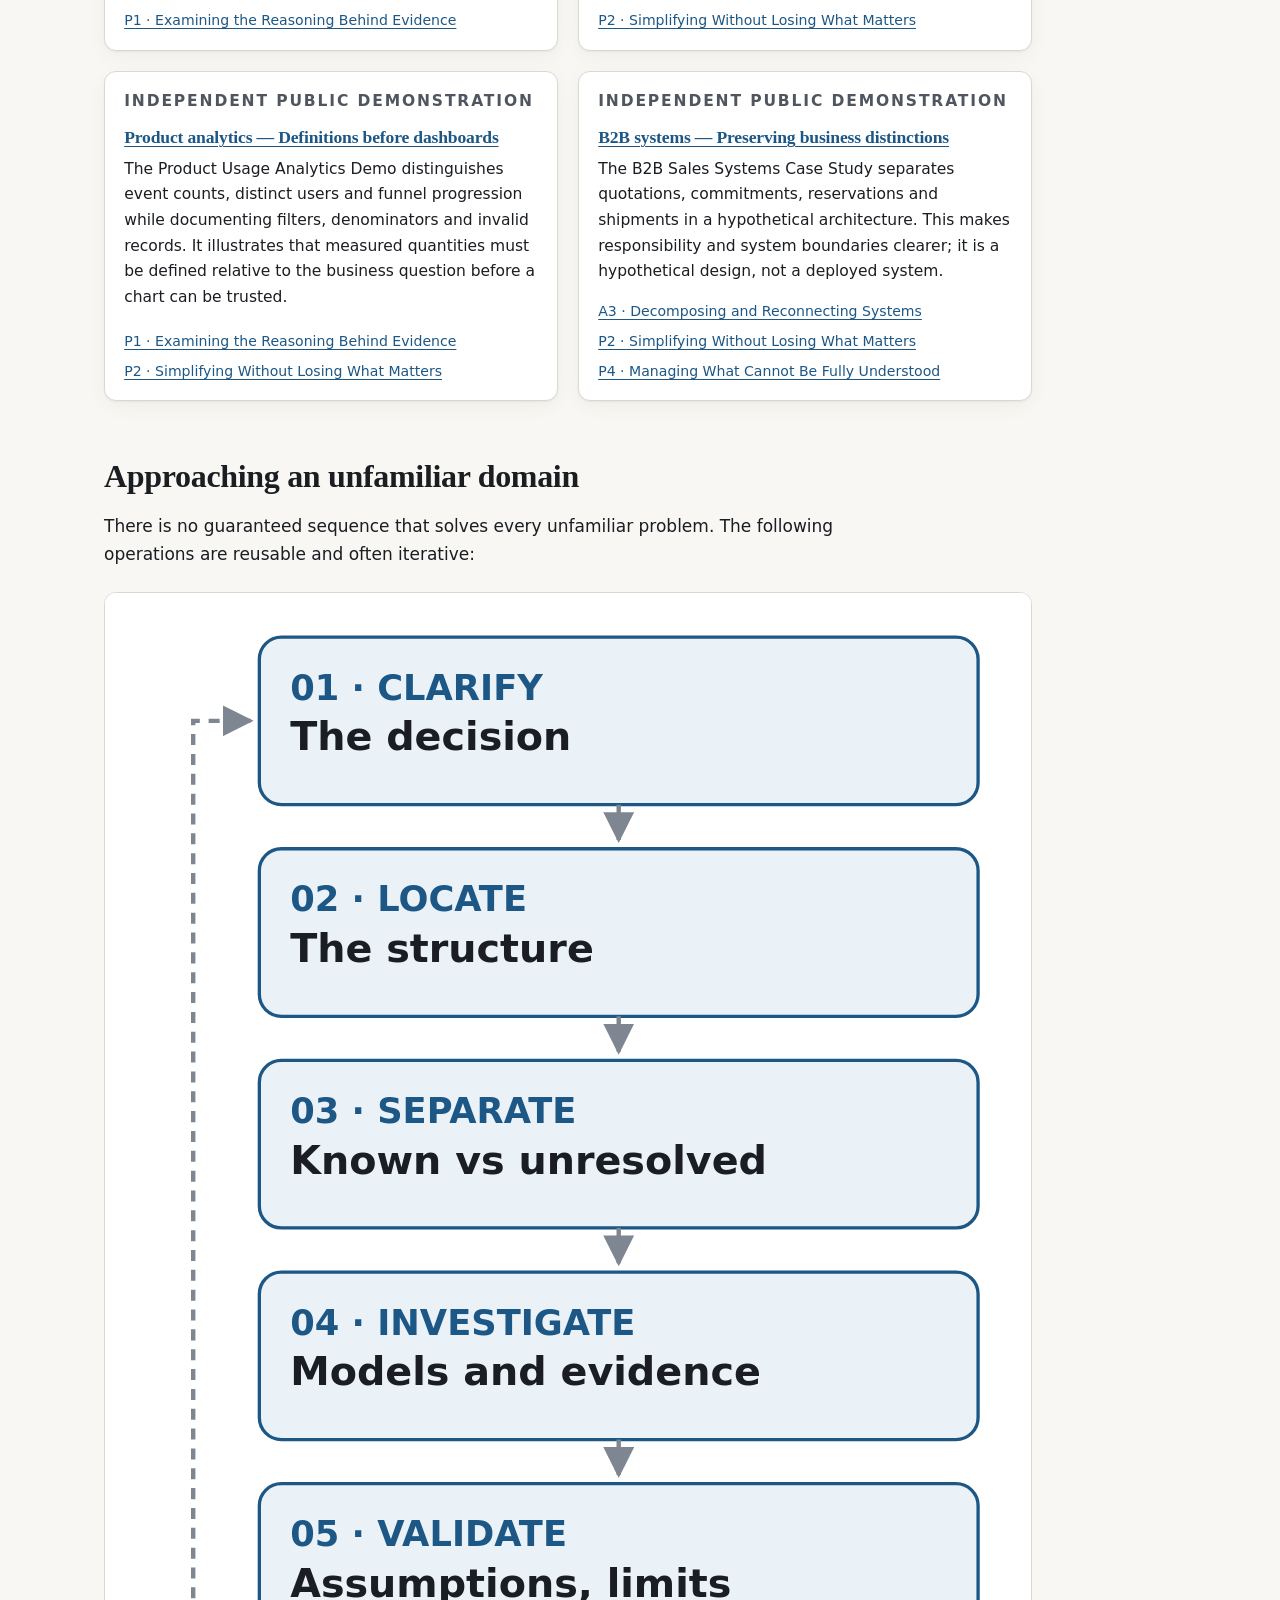
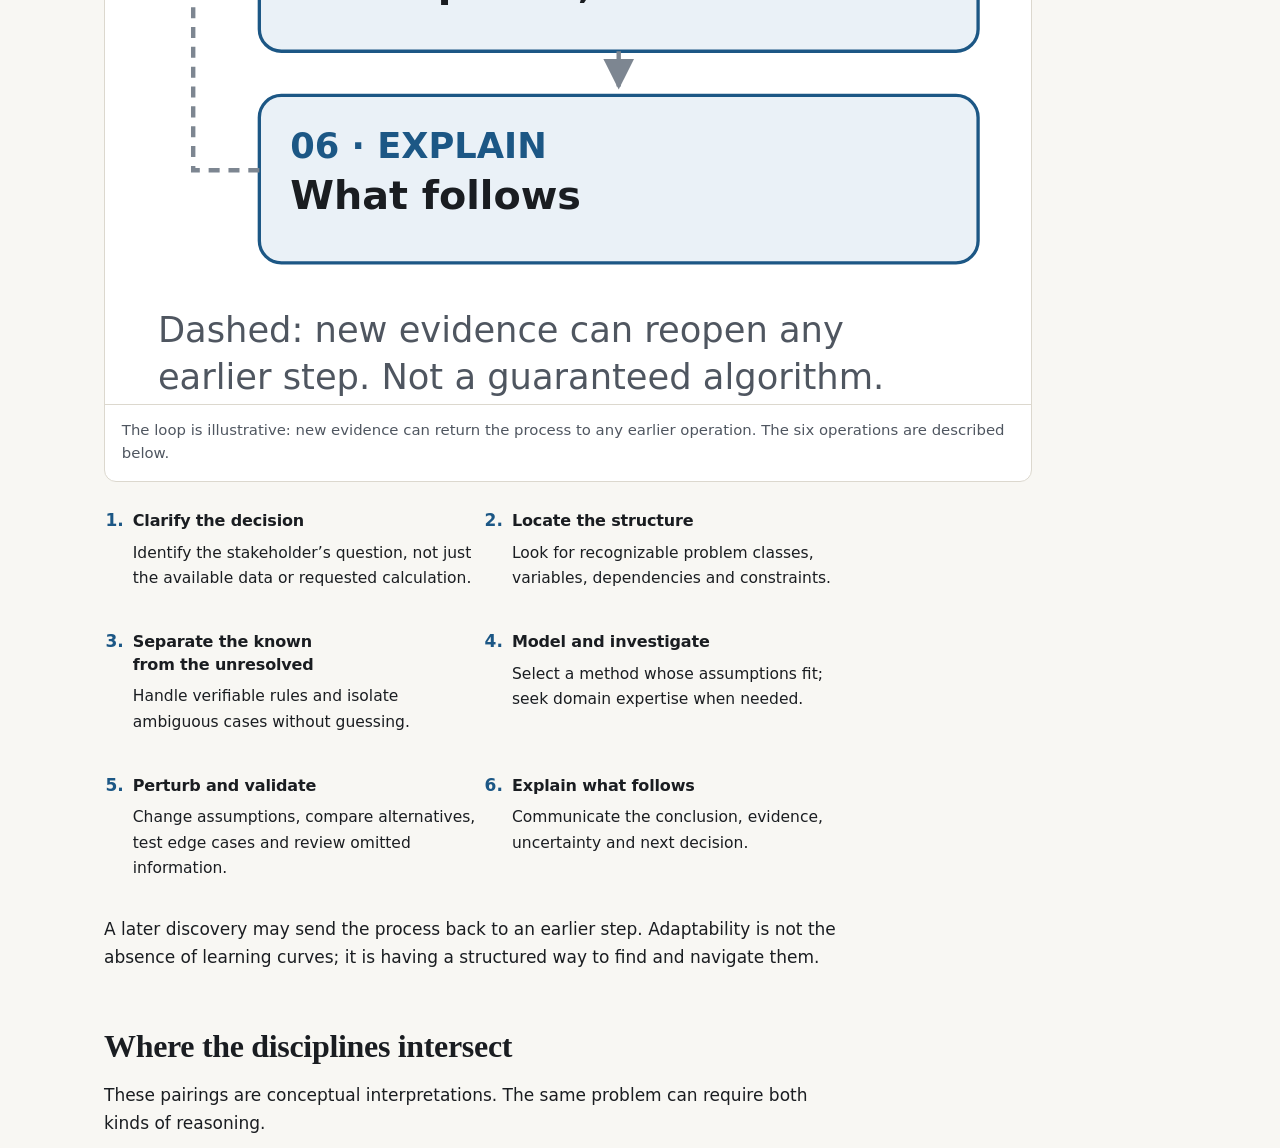
<file: applied-thinking/index.html>
<!doctype html>
<html lang="en">
<head>
  <meta charset="utf-8">
  <meta name="robots" content="noindex, nofollow">
  <meta name="viewport" content="width=device-width, initial-scale=1">
  <title>How I Think · HY · Portfolio</title>
  <meta name="description" content="Applied mathematics and philosophy as practical reasoning foundations, with eight principles and connections to independent public case studies.">
  <link rel="icon" href="data:,">
  <link rel="stylesheet" href="../assets/css/site.css">
  <script src="../assets/js/render.js" defer></script>
</head>
<body data-page="applied-thinking" data-root="..">
  <a class="skip-link" href="#main">Skip to main content</a>
  <header class="site-header" id="site-header"><div class="wrap header__inner">
      <a class="brand" href="../">HY</a>
      <nav aria-label="Primary">
        <ul class="nav">
          <li><a href="../#experience">Experience</a></li>
          <li><a href="../#projects">Case Studies</a></li>
          <li><a href="../applied-thinking/" aria-current="page">How I Think</a></li>
          <li><a href="../#about">About</a></li>
          <li><a href="../#contact">Contact</a></li>
        </ul>
      </nav>
    </div>
<!-- /site-header --></header>
  <div class="draft-banner" id="draft-banner" role="region" aria-label="Draft status" hidden>
<!-- /draft-banner --></div>
  <main id="main" tabindex="-1" data-prerendered="true"><div class="wrap thinking-page"><nav class="crumbs" aria-label="Breadcrumb"><ol><li><a href="../">Home</a></li><li><span aria-current="page">How I Think</span></li></ol></nav>
      <header class="thinking-hero" id="intro"><p class="eyebrow">Academic foundations · Practical reasoning</p><h1>Applied Thinking: Mathematics, Philosophy &amp; Practical Problem-Solving</h1><p class="thinking-tagline">Understanding what can be modeled, what can be inferred, and what remains uncertain.</p><p>A mathematical method can be correct for the problem it was given while the problem itself is poorly specified. A plausible explanation can fit the observed evidence without being established fact. And a simplified model can be useful while still concealing an important dependency.</p><p>My academic background gives me complementary tools for these situations: applied mathematics for identifying structure and constructing models, and philosophy for examining assumptions, justification, uncertainty and the limits of those models.</p><figure class="showcase">
      <p class="showcase__title">One problem, three lenses.</p>
      <picture><source media="(prefers-color-scheme: dark) and (max-width: 49.99rem)" srcset="../assets/visuals/thinking-lenses-narrow-dark.svg" width="420" height="1268"><source media="(max-width: 49.99rem)" srcset="../assets/visuals/thinking-lenses-narrow.svg" width="420" height="1268"><source media="(prefers-color-scheme: dark)" srcset="../assets/visuals/thinking-lenses-dark.svg" width="1000" height="610"><img src="../assets/visuals/thinking-lenses.svg" alt="One problem, how much demand is there, for a fictional order of 4 quoted, 2 ordered and 1 shipped units, seen through three lenses. Business context: what each record is, a quote for 4 units, an order for 2 and a shipment of 1. Mathematics: how the parts connect, quote to order to shipment. Philosophy: what the number means; 4 + 2 + 1 = 7 is crossed out, asking what demand means, and the answer is to count it once. Conclusion: committed demand is 2 units, one number people can check." width="1000" height="610" loading="lazy" decoding="async"></picture>
      <figcaption>Business context says what each record is, mathematics how the records connect, and philosophy what the number should mean. Built on the B2B case study’s fictional order. <a href="../projects/b2b-sales-systems-case-study/">Read the case study →</a></figcaption>
    </figure>
        <nav class="jump-links" aria-label="On this page"><ul><li><a href="#principles">Eight reasoning principles</a></li><li><a href="#in-practice">Connections to portfolio work</a></li><li><a href="#workflow">Approaching an unfamiliar domain</a></li><li><a href="#connections">Where the disciplines intersect</a></li><li><a href="#academic">Academic foundations and further detail</a></li><li><a href="#limitations">What this page claims</a></li></ul></nav>
      </header>
      <div class="thinking-content"><section id="principles" class="thinking-section" aria-labelledby="principles-title"><h2 id="principles-title">Eight reasoning principles</h2><p class="section__lede">Each principle pairs a question I ask with a scene, taken from one of the projects where one exists (P3’s is a conceptual illustration). Open a card for the method and the coursework behind it.</p><div class="thinking-group" id="group-structural">
        <div class="thinking-group__intro"><p class="eyebrow">Applied mathematics</p><h3>Structural reasoning</h3><p>Applied mathematics trains the habit of representing a problem through variables, relationships, constraints and conditions. A useful framework often begins with the recognition that a type of problem has already been studied—even when the specific theorem or method must be researched again. This invites the questions: What structure is present? What conditions must hold? What can be solved or bounded?</p></div>
        <ul class="principle-cards"><li class="principle-card" id="framework-recognition">
      <article aria-labelledby="framework-recognition-title">
        <div class="principle-card__visual"><picture><source media="(prefers-color-scheme: dark)" srcset="../assets/visuals/tile-frameworks-dark.svg" width="440" height="520"><img src="../assets/visuals/tile-frameworks.svg" alt="Recognizing frameworks: “Which containers should we open?” is a known fixed-charge allocation problem, so a proven method (PuLP with the CBC solver) is used instead of a new rule of thumb." width="440" height="520" loading="lazy" decoding="async"></picture></div>
        <div class="principle-card__body">
          <p class="thinking-number">A1</p>
          <h4 id="framework-recognition-title">Recognizing Applicable Frameworks</h4>
          <p class="thinking-question">Does this unfamiliar problem belong to a class that already has useful methods?</p>
          <p class="thinking-caveat"><strong>Keep in view:</strong> Recognizing a possible framework is not proof that the framework is applicable or that domain expertise can be skipped.</p>
          <details><summary>Approach and academic connections</summary><div class="thinking-detail"><p>The starting point is not always remembering a formula. It may be recognizing that an assignment task resembles matching, that a shipping problem has an optimization structure, or that a workflow is a network of dependencies. That recognition makes it possible to research the appropriate tool instead of starting from nothing.</p><p><strong>How I approach it:</strong> Define the variables and objective, identify candidate methods, then verify their assumptions and limitations before using them.</p><p><strong>Related coursework and concepts:</strong> Operations Research, mathematical modeling, Real Analysis; theorems and their hypotheses.</p></div></details>
          <ul class="thinking-links"><li><a href="../projects/inventory-shipping-optimization-lab/">Independent public demonstration: Inventory and Shipping Optimization Lab<span aria-hidden="true">&nbsp;→</span></a></li></ul>
        </div>
      </article>
    </li><li class="principle-card" id="boundary-refinement">
      <article aria-labelledby="boundary-refinement-title">
        <div class="principle-card__visual"><picture><source media="(prefers-color-scheme: dark)" srcset="../assets/visuals/tile-ambiguity-dark.svg" width="440" height="520"><img src="../assets/visuals/tile-ambiguity.svg" alt="Narrowing ambiguity: is a “pressure unit” a pump or a sensor? The data can’t decide, so the row is sent to human review instead of guessed." width="440" height="520" loading="lazy" decoding="async"></picture></div>
        <div class="principle-card__body">
          <p class="thinking-number">A2</p>
          <h4 id="boundary-refinement-title">Narrowing Ambiguity</h4>
          <p class="thinking-question">What can be established now, and what needs additional evidence or human judgment?</p>
          <p class="thinking-caveat"><strong>Keep in view:</strong> The process does not promise mathematical convergence or that every ambiguity can be removed.</p>
          <details><summary>Approach and academic connections</summary><div class="thinking-detail"><p>Complex projects contain both well-specified cases and ambiguous exceptions. I favor establishing boundaries and handling cases whose rules can be validated before spending effort on unresolved ones. The remainder becomes a focused list of questions rather than a mixture of guesses and apparently finished work.</p><p><strong>How I approach it:</strong> State assumptions, separate deterministic transformations from conditional inferences, preserve exceptions, and revise the boundary as new information arrives.</p><p><strong>Related coursework and concepts:</strong> Constraint reasoning, iterative numerical methods, optimization, logical distinctions.</p></div></details>
          <ul class="thinking-links"><li><a href="../projects/synthetic-data-quality-pipeline/">Independent public demonstration: Synthetic Data Quality Pipeline<span aria-hidden="true">&nbsp;→</span></a></li></ul>
        </div>
      </article>
    </li><li class="principle-card" id="graph-decomposition">
      <article aria-labelledby="graph-decomposition-title">
        <div class="principle-card__visual"><picture><source media="(prefers-color-scheme: dark)" srcset="../assets/visuals/tile-decomposition-dark.svg" width="440" height="520"><img src="../assets/visuals/tile-decomposition.svg" alt="Decomposing systems: a quote for 4 units, an order for 2 and a shipment of 1 are different facts. Adding 4 + 2 gives a wrong 6 units of demand; committed demand is 2." width="440" height="520" loading="lazy" decoding="async"></picture></div>
        <div class="principle-card__body">
          <p class="thinking-number">A3</p>
          <h4 id="graph-decomposition-title">Decomposing and Reconnecting Systems</h4>
          <p class="thinking-question">Which subproblems can be handled separately, and which dependencies must remain visible?</p>
          <p class="thinking-caveat"><strong>Keep in view:</strong> A hierarchy is not always a tree; real workflows may contain shared dependencies, feedback and cycles.</p>
          <details><summary>Approach and academic connections</summary><div class="thinking-detail"><p>A complicated problem is often easier to work with as a set of smaller problems. But solving the parts independently can fail if the relationships between them are lost. A graph-like view helps track shared dependencies, interfaces, exceptions and how local decisions affect the system as a whole.</p><p><strong>How I approach it:</strong> Identify nodes and relationships, examine ownership and handoffs, solve tractable subproblems, then reconnect the results and check consistency.</p><p><strong>Related coursework and concepts:</strong> Network Models, graph theory, systems modeling, recursive decomposition.</p></div></details>
          <ul class="thinking-links"><li><a href="../projects/b2b-sales-systems-case-study/">Independent public demonstration: B2B Sales Systems Case Study<span aria-hidden="true">&nbsp;→</span></a></li></ul>
        </div>
      </article>
    </li><li class="principle-card" id="invariance-perturbation">
      <article aria-labelledby="invariance-perturbation-title">
        <div class="principle-card__visual"><picture><source media="(prefers-color-scheme: dark)" srcset="../assets/visuals/tile-invariance-dark.svg" width="440" height="520"><img src="../assets/visuals/tile-invariance.svg" alt="Testing what remains true: changing one input at a time. Normal: both containers open, 309 units ship. Smaller containers: only the large one opens, 112 ship. Smaller containers with penalties times 4: both open, 130 ship. Tiny penalties: none open, 0 ship, because all shortages together cost 288.5, less than the cheapest opening charge (400)." width="440" height="520" loading="lazy" decoding="async"></picture></div>
        <div class="principle-card__body">
          <p class="thinking-number">A4</p>
          <h4 id="invariance-perturbation-title">Testing What Remains True</h4>
          <p class="thinking-question">Which features of a conclusion survive when the problem changes?</p>
          <p class="thinking-caveat"><strong>Keep in view:</strong> Passing a few scenarios is not a proof of invariance or universal robustness.</p>
          <details><summary>Approach and academic connections</summary><div class="thinking-detail"><p>Changing a constraint, representation or input can reveal whether a conclusion depends on essential structure or an accidental choice. Some mathematical properties are invariant under defined transformations; in applied work, sensitivity and robustness tests serve a related—but not identical—purpose.</p><p><strong>How I approach it:</strong> Vary one assumption at a time, look for thresholds and failure cases, and record when the original reasoning stops applying.</p><p><strong>Related coursework and concepts:</strong> Linear Algebra, Real Analysis, sensitivity analysis, topology as a conceptual connection.</p></div></details>
          <ul class="thinking-links"><li><a href="../projects/inventory-shipping-optimization-lab/">Independent public demonstration: Inventory and Shipping Optimization Lab<span aria-hidden="true">&nbsp;→</span></a></li></ul>
        </div>
      </article>
    </li></ul>
      </div><div class="thinking-group" id="group-epistemic">
        <div class="thinking-group__intro"><p class="eyebrow">Philosophy</p><h3>Epistemic reasoning</h3><p>Philosophy examines how concepts are defined, what counts as evidence, how inferences are justified, and what remains unclear. It asks whether an apparent solution actually answers the intended question and whether the assumptions behind the model are warranted. It also helps distinguish not knowing a system’s internals from having no evidence about its behavior.</p></div>
        <ul class="principle-cards"><li class="principle-card" id="inference-evidence">
      <article aria-labelledby="inference-evidence-title">
        <div class="principle-card__visual"><picture><source media="(prefers-color-scheme: dark)" srcset="../assets/visuals/tile-filters-dark.svg" width="440" height="520"><img src="../assets/visuals/tile-filters.svg" alt="Examining evidence: all modules for September 1–28 show 5,735 events and catalog for one week shows 480, but the 31 rows not counted stay the same under any filter, because validation runs on the whole file first." width="440" height="520" loading="lazy" decoding="async"></picture></div>
        <div class="principle-card__body">
          <p class="thinking-number">P1</p>
          <h4 id="inference-evidence-title">Examining the Reasoning Behind Evidence</h4>
          <p class="thinking-question">Could a reasoning error affect not only a conclusion but also the way evidence is collected or interpreted?</p>
          <p class="thinking-caveat"><strong>Keep in view:</strong> Source reliability often matters; using provenance as evidence about reliability is not itself a fallacy.</p>
          <details><summary>Approach and academic connections</summary><div class="thinking-detail"><p>A logical mistake can occur before any calculation begins. If evidence is selected using an unjustified assumption, a sophisticated method may produce internally consistent results from a distorted picture of the world. The genetic fallacy illustrates the danger of treating the origin of a claim as decisive proof of its truth or falsity.</p><p><strong>How I approach it:</strong> Separate provenance from claim validity, inspect operational definitions, examine how data were selected, and distinguish observations from inferences.</p><p><strong>Related coursework and concepts:</strong> Symbolic Logic, Philosophy of Science, epistemology and philosophy of scientific method.</p></div></details>
          <ul class="thinking-links"><li><a href="../projects/product-usage-analytics-demo/">Independent public demonstration: Product Usage Analytics Demo<span aria-hidden="true">&nbsp;→</span></a></li></ul>
        </div>
      </article>
    </li><li class="principle-card" id="responsible-abstraction">
      <article aria-labelledby="responsible-abstraction-title">
        <div class="principle-card__visual"><picture><source media="(prefers-color-scheme: dark)" srcset="../assets/visuals/tile-abstraction-dark.svg" width="440" height="520"><img src="../assets/visuals/tile-abstraction.svg" alt="Simplifying responsibly: a container can be 100% full by volume and 82% by weight on paper and still not pack in 3D. The model keeps weight and volume, leaves out 3D packing and says so in every output." width="440" height="520" loading="lazy" decoding="async"></picture></div>
        <div class="principle-card__body">
          <p class="thinking-number">P2</p>
          <h4 id="responsible-abstraction-title">Simplifying Without Losing What Matters</h4>
          <p class="thinking-question">How much complexity can be removed before a representation becomes misleading?</p>
          <p class="thinking-caveat"><strong>Keep in view:</strong> Preserving one decision-relevant property does not mean all properties were preserved.</p>
          <details><summary>Approach and academic connections</summary><div class="thinking-detail"><p>Reduction is unavoidable in practical modeling. A simplified inventory model may be enough to compare resource allocations while being insufficient to certify real packing or operational feasibility. A good abstraction is evaluated against the question it must answer, not by how little detail it contains.</p><p><strong>How I approach it:</strong> State the decision the model supports, identify omitted behavior, test whether key relationships survive, and make limitations visible.</p><p><strong>Related coursework and concepts:</strong> Philosophical reductionism, mathematical abstraction, dimensionality reduction, numerical linear algebra.</p></div></details>
          <ul class="thinking-links"><li><a href="../projects/inventory-shipping-optimization-lab/">Independent public demonstration: Inventory and Shipping Optimization Lab<span aria-hidden="true">&nbsp;→</span></a></li><li><a href="../projects/b2b-sales-systems-case-study/">Independent public demonstration: B2B Sales Systems Case Study<span aria-hidden="true">&nbsp;→</span></a></li></ul>
        </div>
      </article>
    </li><li class="principle-card" id="abductive-reasoning">
      <article aria-labelledby="abductive-reasoning-title">
        <div class="principle-card__visual"><picture><source media="(prefers-color-scheme: dark)" srcset="../assets/visuals/tile-uncertainty-dark.svg" width="440" height="520"><img src="../assets/visuals/tile-uncertainty.svg" alt="Choosing under uncertainty, a conceptual illustration: a shipment is late, and three causes fit. Supplier shipped late, decided by the ship date; carrier was slow, decided by the transit time; wrong date on file, decided by the order history. The likeliest cause guides the next check but stays a hypothesis." width="440" height="520" loading="lazy" decoding="async"></picture></div>
        <div class="principle-card__body">
          <p class="thinking-number">P3</p>
          <h4 id="abductive-reasoning-title">Choosing Under Uncertainty</h4>
          <p class="thinking-question">Which explanation should guide action when the available evidence is incomplete?</p>
          <p class="thinking-caveat"><strong>Keep in view:</strong> The most plausible explanation is not necessarily true; the best-supported explanation and the best action may differ.</p>
          <details><summary>Approach and academic connections</summary><div class="thinking-detail"><p>Abductive reasoning compares competing explanations and asks which best accounts for what is known. It is useful in troubleshooting and exploratory research, where a single observation may be consistent with several causes. A provisional explanation can guide the next test without becoming an established fact.</p><p><strong>How I approach it:</strong> Generate alternatives, ask what evidence would distinguish them, examine the costs of further investigation, and choose actions while communicating uncertainty.</p><p><strong>Related coursework and concepts:</strong> Abductive reasoning, Probability, Bayesian updating as a possible formal tool, decision theory.</p></div></details>
          <p class="note">Conceptual connection; no published demonstration claimed.</p>
        </div>
      </article>
    </li><li class="principle-card" id="opacity-management">
      <article aria-labelledby="opacity-management-title">
        <div class="principle-card__visual"><picture><source media="(prefers-color-scheme: dark)" srcset="../assets/visuals/tile-opacity-dark.svg" width="440" height="520"><img src="../assets/visuals/tile-opacity.svg" alt="Managing opaque systems: headless tests give the dashboard a test file with known answers and check the numbers shown in the app: 17 valid events, 6 rejected and 2 quarantined rows." width="440" height="520" loading="lazy" decoding="async"></picture></div>
        <div class="principle-card__body">
          <p class="thinking-number">P4</p>
          <h4 id="opacity-management-title">Managing What Cannot Be Fully Understood</h4>
          <p class="thinking-question">How can a complex system be evaluated when some internal details remain inaccessible or hard to interpret?</p>
          <p class="thinking-caveat"><strong>Keep in view:</strong> Validated behavior is not the same as mechanistic interpretability, and no limited test suite proves universal correctness.</p>
          <details><summary>Approach and academic connections</summary><div class="thinking-detail"><p>Opacity has different causes: hidden information, complicated dependencies, computational limits, poorly documented interfaces, or difficult-to-interpret model internals. Those problems require different responses. Sometimes the appropriate goal is deeper explanation; sometimes it is bounded behavioral testing, observable interfaces, independent checks or explicit human review.</p><p><strong>How I approach it:</strong> Identify the type of opacity, clarify the required assurance, introduce tests and documentation, and avoid claiming understanding beyond the available evidence.</p><p><strong>Related coursework and concepts:</strong> Epistemology, philosophy of science, systems modeling, numerical verification.</p></div></details>
          <ul class="thinking-links"><li><a href="../projects/b2b-sales-systems-case-study/">Independent public demonstration: B2B Sales Systems Case Study<span aria-hidden="true">&nbsp;→</span></a></li><li><a href="../projects/product-usage-analytics-demo/">Independent public demonstration: Product Usage Analytics Demo<span aria-hidden="true">&nbsp;→</span></a></li></ul>
        </div>
      </article>
    </li></ul>
      </div><p class="thinking-shared">Neither discipline eliminates the need for domain expertise. Together they support clearer problem formulation and more careful evaluation of what a model or explanation can actually establish.</p></section><section id="in-practice" class="thinking-section" aria-labelledby="in-practice-title"><h2 id="in-practice-title">Connections to portfolio work</h2><p class="thinking-boundary">The professional responsibilities described elsewhere on this site concern real work. The linked demonstrations are separate public artifacts using fictional data and reduced scope. Their outputs and test results do not measure employer systems or business outcomes.</p><div class="matrix-block"><h3>Where each principle shows up</h3><p>A filled mark means the principle’s example is drawn from that project. An outlined mark means the project connects to the principle conceptually. A principle with no filled mark is conceptual and has no project scene of its own.</p>
      <div class="matrix-wrap"><table class="matrix"><thead><tr><th scope="col">Principle</th><th scope="col"><a href="../projects/b2b-sales-systems-case-study/">Demand signal</a></th><th scope="col"><a href="../projects/synthetic-data-quality-pipeline/">Clean inputs</a></th><th scope="col"><a href="../projects/inventory-shipping-optimization-lab/">Trade-offs</a></th><th scope="col"><a href="../projects/product-usage-analytics-demo/">Adoption</a></th></tr></thead><tbody><tr><th scope="row"><a href="#framework-recognition"><span class="matrix__code">A1</span> Recognizing Applicable Frameworks</a></th><td class="matrix__cell matrix__cell--none" data-project="Demand signal"><span class="matrix__mark" aria-hidden="true"></span><span class="matrix__text">Not linked</span></td><td class="matrix__cell matrix__cell--none" data-project="Clean inputs"><span class="matrix__mark" aria-hidden="true"></span><span class="matrix__text">Not linked</span></td><td class="matrix__cell matrix__cell--example" data-project="Trade-offs"><span class="matrix__mark" aria-hidden="true">●</span><span class="matrix__text">Example drawn from this project</span></td><td class="matrix__cell matrix__cell--none" data-project="Adoption"><span class="matrix__mark" aria-hidden="true"></span><span class="matrix__text">Not linked</span></td></tr><tr><th scope="row"><a href="#boundary-refinement"><span class="matrix__code">A2</span> Narrowing Ambiguity</a></th><td class="matrix__cell matrix__cell--none" data-project="Demand signal"><span class="matrix__mark" aria-hidden="true"></span><span class="matrix__text">Not linked</span></td><td class="matrix__cell matrix__cell--example" data-project="Clean inputs"><span class="matrix__mark" aria-hidden="true">●</span><span class="matrix__text">Example drawn from this project</span></td><td class="matrix__cell matrix__cell--none" data-project="Trade-offs"><span class="matrix__mark" aria-hidden="true"></span><span class="matrix__text">Not linked</span></td><td class="matrix__cell matrix__cell--none" data-project="Adoption"><span class="matrix__mark" aria-hidden="true"></span><span class="matrix__text">Not linked</span></td></tr><tr><th scope="row"><a href="#graph-decomposition"><span class="matrix__code">A3</span> Decomposing and Reconnecting Systems</a></th><td class="matrix__cell matrix__cell--example" data-project="Demand signal"><span class="matrix__mark" aria-hidden="true">●</span><span class="matrix__text">Example drawn from this project</span></td><td class="matrix__cell matrix__cell--none" data-project="Clean inputs"><span class="matrix__mark" aria-hidden="true"></span><span class="matrix__text">Not linked</span></td><td class="matrix__cell matrix__cell--none" data-project="Trade-offs"><span class="matrix__mark" aria-hidden="true"></span><span class="matrix__text">Not linked</span></td><td class="matrix__cell matrix__cell--none" data-project="Adoption"><span class="matrix__mark" aria-hidden="true"></span><span class="matrix__text">Not linked</span></td></tr><tr><th scope="row"><a href="#invariance-perturbation"><span class="matrix__code">A4</span> Testing What Remains True</a></th><td class="matrix__cell matrix__cell--none" data-project="Demand signal"><span class="matrix__mark" aria-hidden="true"></span><span class="matrix__text">Not linked</span></td><td class="matrix__cell matrix__cell--none" data-project="Clean inputs"><span class="matrix__mark" aria-hidden="true"></span><span class="matrix__text">Not linked</span></td><td class="matrix__cell matrix__cell--example" data-project="Trade-offs"><span class="matrix__mark" aria-hidden="true">●</span><span class="matrix__text">Example drawn from this project</span></td><td class="matrix__cell matrix__cell--none" data-project="Adoption"><span class="matrix__mark" aria-hidden="true"></span><span class="matrix__text">Not linked</span></td></tr><tr><th scope="row"><a href="#inference-evidence"><span class="matrix__code">P1</span> Examining the Reasoning Behind Evidence</a></th><td class="matrix__cell matrix__cell--none" data-project="Demand signal"><span class="matrix__mark" aria-hidden="true"></span><span class="matrix__text">Not linked</span></td><td class="matrix__cell matrix__cell--connects" data-project="Clean inputs"><span class="matrix__mark" aria-hidden="true">○</span><span class="matrix__text">Conceptual connection</span></td><td class="matrix__cell matrix__cell--none" data-project="Trade-offs"><span class="matrix__mark" aria-hidden="true"></span><span class="matrix__text">Not linked</span></td><td class="matrix__cell matrix__cell--example" data-project="Adoption"><span class="matrix__mark" aria-hidden="true">●</span><span class="matrix__text">Example drawn from this project</span></td></tr><tr><th scope="row"><a href="#responsible-abstraction"><span class="matrix__code">P2</span> Simplifying Without Losing What Matters</a></th><td class="matrix__cell matrix__cell--example" data-project="Demand signal"><span class="matrix__mark" aria-hidden="true">●</span><span class="matrix__text">Example drawn from this project</span></td><td class="matrix__cell matrix__cell--none" data-project="Clean inputs"><span class="matrix__mark" aria-hidden="true"></span><span class="matrix__text">Not linked</span></td><td class="matrix__cell matrix__cell--example" data-project="Trade-offs"><span class="matrix__mark" aria-hidden="true">●</span><span class="matrix__text">Example drawn from this project</span></td><td class="matrix__cell matrix__cell--connects" data-project="Adoption"><span class="matrix__mark" aria-hidden="true">○</span><span class="matrix__text">Conceptual connection</span></td></tr><tr><th scope="row"><a href="#abductive-reasoning"><span class="matrix__code">P3</span> Choosing Under Uncertainty</a><small>Conceptual connection; no published demonstration claimed.</small></th><td class="matrix__cell matrix__cell--none" data-project="Demand signal"><span class="matrix__mark" aria-hidden="true"></span><span class="matrix__text">Not linked</span></td><td class="matrix__cell matrix__cell--none" data-project="Clean inputs"><span class="matrix__mark" aria-hidden="true"></span><span class="matrix__text">Not linked</span></td><td class="matrix__cell matrix__cell--none" data-project="Trade-offs"><span class="matrix__mark" aria-hidden="true"></span><span class="matrix__text">Not linked</span></td><td class="matrix__cell matrix__cell--none" data-project="Adoption"><span class="matrix__mark" aria-hidden="true"></span><span class="matrix__text">Not linked</span></td></tr><tr><th scope="row"><a href="#opacity-management"><span class="matrix__code">P4</span> Managing What Cannot Be Fully Understood</a></th><td class="matrix__cell matrix__cell--example" data-project="Demand signal"><span class="matrix__mark" aria-hidden="true">●</span><span class="matrix__text">Example drawn from this project</span></td><td class="matrix__cell matrix__cell--none" data-project="Clean inputs"><span class="matrix__mark" aria-hidden="true"></span><span class="matrix__text">Not linked</span></td><td class="matrix__cell matrix__cell--none" data-project="Trade-offs"><span class="matrix__mark" aria-hidden="true"></span><span class="matrix__text">Not linked</span></td><td class="matrix__cell matrix__cell--example" data-project="Adoption"><span class="matrix__mark" aria-hidden="true">●</span><span class="matrix__text">Example drawn from this project</span></td></tr></tbody></table></div>
      <ul class="matrix-key"><li><span aria-hidden="true">●</span> Example drawn from this project</li><li><span aria-hidden="true">○</span> Conceptual connection</li></ul></div><ul class="thinking-cards"><li><article><p class="eyebrow">Independent public demonstration</p><h3><a href="../projects/synthetic-data-quality-pipeline/">Data quality — Deciding what not to automate</a></h3><p>The Synthetic Data Quality Pipeline distinguishes valid zero values from missing data and routes ambiguous category mappings to exceptions. It illustrates how the boundary between deterministic transformation and unsupported inference can be made explicit. This synthetic Python project is separate from professional inventory migration work.</p><ul class="thinking-links"><li><a href="#boundary-refinement">A2 · Narrowing Ambiguity</a></li><li><a href="#inference-evidence">P1 · Examining the Reasoning Behind Evidence</a></li></ul></article></li><li><article><p class="eyebrow">Independent public demonstration</p><h3><a href="../projects/inventory-shipping-optimization-lab/">Shipping optimization — Explicit trade-offs and fragile assumptions</a></h3><p>The Inventory and Shipping Optimization Lab represents a narrow fictional allocation problem through constraints and an objective, then tests multiple scenarios and checks solver output independently. The model deliberately does not claim full container packing or production freight optimization.</p><ul class="thinking-links"><li><a href="#framework-recognition">A1 · Recognizing Applicable Frameworks</a></li><li><a href="#invariance-perturbation">A4 · Testing What Remains True</a></li><li><a href="#responsible-abstraction">P2 · Simplifying Without Losing What Matters</a></li></ul></article></li><li><article><p class="eyebrow">Independent public demonstration</p><h3><a href="../projects/product-usage-analytics-demo/">Product analytics — Definitions before dashboards</a></h3><p>The Product Usage Analytics Demo distinguishes event counts, distinct users and funnel progression while documenting filters, denominators and invalid records. It illustrates that measured quantities must be defined relative to the business question before a chart can be trusted.</p><ul class="thinking-links"><li><a href="#inference-evidence">P1 · Examining the Reasoning Behind Evidence</a></li><li><a href="#responsible-abstraction">P2 · Simplifying Without Losing What Matters</a></li></ul></article></li><li><article><p class="eyebrow">Independent public demonstration</p><h3><a href="../projects/b2b-sales-systems-case-study/">B2B systems — Preserving business distinctions</a></h3><p>The B2B Sales Systems Case Study separates quotations, commitments, reservations and shipments in a hypothetical architecture. This makes responsibility and system boundaries clearer; it is a hypothetical design, not a deployed system.</p><ul class="thinking-links"><li><a href="#graph-decomposition">A3 · Decomposing and Reconnecting Systems</a></li><li><a href="#responsible-abstraction">P2 · Simplifying Without Losing What Matters</a></li><li><a href="#opacity-management">P4 · Managing What Cannot Be Fully Understood</a></li></ul></article></li></ul></section><section id="workflow" class="thinking-section" aria-labelledby="workflow-title"><h2 id="workflow-title">Approaching an unfamiliar domain</h2><p>There is no guaranteed sequence that solves every unfamiliar problem. The following operations are reusable and often iterative:</p><figure class="technical-figure thinking-figure"><picture><source media="(prefers-color-scheme: dark) and (max-width: 39.99rem)" srcset="../assets/visuals/thinking-cycle-narrow-dark.svg" width="420" height="640"><source media="(max-width: 39.99rem)" srcset="../assets/visuals/thinking-cycle-narrow.svg" width="420" height="640"><source media="(prefers-color-scheme: dark)" srcset="../assets/visuals/thinking-cycle-dark.svg" width="760" height="320"><img src="../assets/visuals/thinking-cycle.svg" alt="Six reasoning operations form a cycle: clarify, locate, separate, investigate, validate and explain. A return path indicates that new evidence may reopen earlier questions." width="760" height="320" loading="lazy" decoding="async"></picture><figcaption>The loop is illustrative: new evidence can return the process to any earlier operation. The six operations are described below.</figcaption></figure><ol class="thinking-workflow"><li id="step-clarify"><h3>Clarify the decision</h3><p>Identify the stakeholder’s question, not just the available data or requested calculation.</p></li><li id="step-locate"><h3>Locate the structure</h3><p>Look for recognizable problem classes, variables, dependencies and constraints.</p></li><li id="step-separate"><h3>Separate the known from the unresolved</h3><p>Handle verifiable rules and isolate ambiguous cases without guessing.</p></li><li id="step-investigate"><h3>Model and investigate</h3><p>Select a method whose assumptions fit; seek domain expertise when needed.</p></li><li id="step-validate"><h3>Perturb and validate</h3><p>Change assumptions, compare alternatives, test edge cases and review omitted information.</p></li><li id="step-explain"><h3>Explain what follows</h3><p>Communicate the conclusion, evidence, uncertainty and next decision.</p></li></ol><p>A later discovery may send the process back to an earlier step. Adaptability is not the absence of learning curves; it is having a structured way to find and navigate them.</p></section><section id="connections" class="thinking-section" aria-labelledby="connections-title"><h2 id="connections-title">Where the disciplines intersect</h2><p>These pairings are conceptual interpretations. The same problem can require both kinds of reasoning.</p><ul class="thinking-cards"><li><article id="framework-justification"><h3>Frameworks and justification</h3><p>The existence of an established method answers how one might solve the problem. It does not answer whether this problem satisfies the method’s conditions.</p><ul class="thinking-links"><li><a href="#framework-recognition">A1 · Recognizing Applicable Frameworks</a></li><li><a href="#inference-evidence">P1 · Examining the Reasoning Behind Evidence</a></li></ul></article></li><li><article id="decomposition-reduction"><h3>Decomposition and reductionism</h3><p>Breaking a system into parts helps make it tractable. Evaluating what the split excludes protects against a locally correct but globally misleading solution.</p><ul class="thinking-links"><li><a href="#graph-decomposition">A3 · Decomposing and Reconnecting Systems</a></li><li><a href="#responsible-abstraction">P2 · Simplifying Without Losing What Matters</a></li></ul></article></li><li><article id="boundaries-inference"><h3>Boundaries and uncertain inference</h3><p>Deterministic checks can narrow the unresolved space; abduction helps evaluate the explanations that remain when the evidence does not uniquely settle them.</p><ul class="thinking-links"><li><a href="#boundary-refinement">A2 · Narrowing Ambiguity</a></li><li><a href="#abductive-reasoning">P3 · Choosing Under Uncertainty</a></li></ul></article></li><li><article id="robustness-opacity"><h3>Perturbation and opacity</h3><p>Changing inputs or assumptions can test observable behavior without requiring full access to the internal mechanism. It does not eliminate all hidden failure modes.</p><ul class="thinking-links"><li><a href="#invariance-perturbation">A4 · Testing What Remains True</a></li><li><a href="#opacity-management">P4 · Managing What Cannot Be Fully Understood</a></li></ul></article></li><li><article id="models-decisions"><h3>Models and decisions</h3><p>A mathematical model can rank feasible choices against its stated objective; philosophy and domain judgment are needed to examine whether the objective is appropriate in the first place.</p><ul class="thinking-links"><li><a href="#framework-recognition">A1 · Recognizing Applicable Frameworks</a></li><li><a href="#abductive-reasoning">P3 · Choosing Under Uncertainty</a></li><li><a href="#responsible-abstraction">P2 · Simplifying Without Losing What Matters</a></li></ul></article></li></ul></section><section id="academic" class="thinking-section" aria-labelledby="academic-title"><h2 id="academic-title">Academic foundations and further detail</h2><p>Courses I completed in applied mathematics and philosophy, each explained in plain terms with where it shows up in practice.</p><table class="thinking-table"><thead><tr><th scope="col">Course</th><th scope="col">In plain terms</th></tr></thead><tbody><tr><th scope="row">Operations Research</th><td>Like packing a moving truck on a budget: finding the best plan among the ones that actually fit. The shipping optimization project uses one of its standard tools, integer programming, to weigh the cost of unshipped units against the cost of opening another container.</td></tr><tr><th scope="row">Mathematical Modeling</th><td>Like drawing a map before a trip: decide what goes on it, what to leave off, then check the map against the road. Every project here starts by writing down what its model assumes.</td></tr><tr><th scope="row">Network Models</th><td>Like a subway map: it shows what connects to what, so you can see where a delay spreads. The B2B case study uses this to trace how a quote, an order and a shipment depend on each other.</td></tr><tr><th scope="row">Probability</th><td>Like a weather forecast: a calibrated guess you update as conditions change. It’s also how AI models work: they generate a probable answer, not a guaranteed one. In practice, it means keeping estimates labelled as estimates, revising them when facts arrive, and checking AI output rather than taking it as fact.</td></tr><tr><th scope="row">Ordinary Differential Equations</th><td>Like a bathtub filling and draining at the same time: the level depends on both rates over time, not just where it started. Useful for anything that accumulates, like stock, users or backlogs.</td></tr><tr><th scope="row">Real Analysis</th><td>If calculus is learning to drive, real analysis is learning how the engine works, and when it won’t start. In practice, it means checking a method’s conditions before trusting its answer.</td></tr><tr><th scope="row">Multivariable Analysis (Spivak, Calculus on Manifolds)</th><td>Real analysis explains the engine; this explains how the whole vehicle handles when steering, throttle and brakes change at once, and proves when a small adjustment has a predictable effect. In practice: judging when a simple estimate of how a result responds to many inputs can be trusted, and which conclusions don’t depend on how the problem is set up (see <a href="#invariance-perturbation">Testing What Remains True</a>).</td></tr><tr><th scope="row">Topology</th><td>Why a coffee mug and a donut count as the same shape: it studies what stays true when you bend and stretch something without tearing it. Behind it is a habit of asking which conclusions survive when the inputs change (see <a href="#invariance-perturbation">Testing What Remains True</a>).</td></tr><tr><th scope="row">Numerical Linear Algebra</th><td>The engine room of spreadsheets, search and machine learning: how computers work with huge tables of numbers fast, without rounding errors piling up. It explains why two correct-looking calculations can disagree.</td></tr><tr><th scope="row">Symbolic Logic</th><td>Grammar for arguments: it checks whether a conclusion really follows, however convincing it sounds. It helps spot a requirement or claim that doesn’t follow from its evidence.</td></tr><tr><th scope="row">Philosophy of Science</th><td>How to tell a good test from a lucky one: what counts as evidence, and how a method can fool you. It’s why every result on this site says how it was checked.</td></tr><tr><th scope="row">High Performance Computing</th><td>How to make computers solve large problems faster by splitting the work across many processors at once. Much of the difficulty isn’t the arithmetic but moving data: keeping it close to the processor that needs it and limiting how often processors wait on each other. It’s about knowing when a correct method will be too slow or costly at scale.</td></tr></tbody></table><p class="note">Detailed academic projects are deferred until reviewed artifacts are available.</p></section><section id="limitations" class="thinking-section" aria-labelledby="limitations-title"><h2 id="limitations-title">What this page claims</h2><p>This page describes transferable reasoning foundations, not a guarantee that a particular method works in every domain. Professional decisions still depend on appropriate evidence, stakeholder priorities, technical implementation and domain knowledge. The case studies show selected applications or analogues with their assumptions and limitations made explicit.</p><p class="thinking-boundary"><strong>Evidence boundary:</strong> The professional responsibilities described elsewhere on this site concern real work. The linked demonstrations are separate public artifacts using fictional data and reduced scope. Their outputs and test results do not measure employer systems or business outcomes.</p><div class="actions"><a class="btn btn--primary" href="../#projects">Explore the case studies</a></div></section></div></div>
<!-- /main --></main>
  <footer class="site-footer" id="site-footer"><div class="wrap footer__inner">
      <p>All data in these projects is fictional, and the results say nothing about my employer’s systems. The projects were built independently of my employer: AI tools did the implementation under my direction, and I approved the results. <a href="../how-these-were-built/">How these were built</a></p>
      <p>This site sets no cookies and loads no analytics, tracking scripts or third-party content.</p>
    </div>
<!-- /site-footer --></footer>
</body>
</html>
</file>
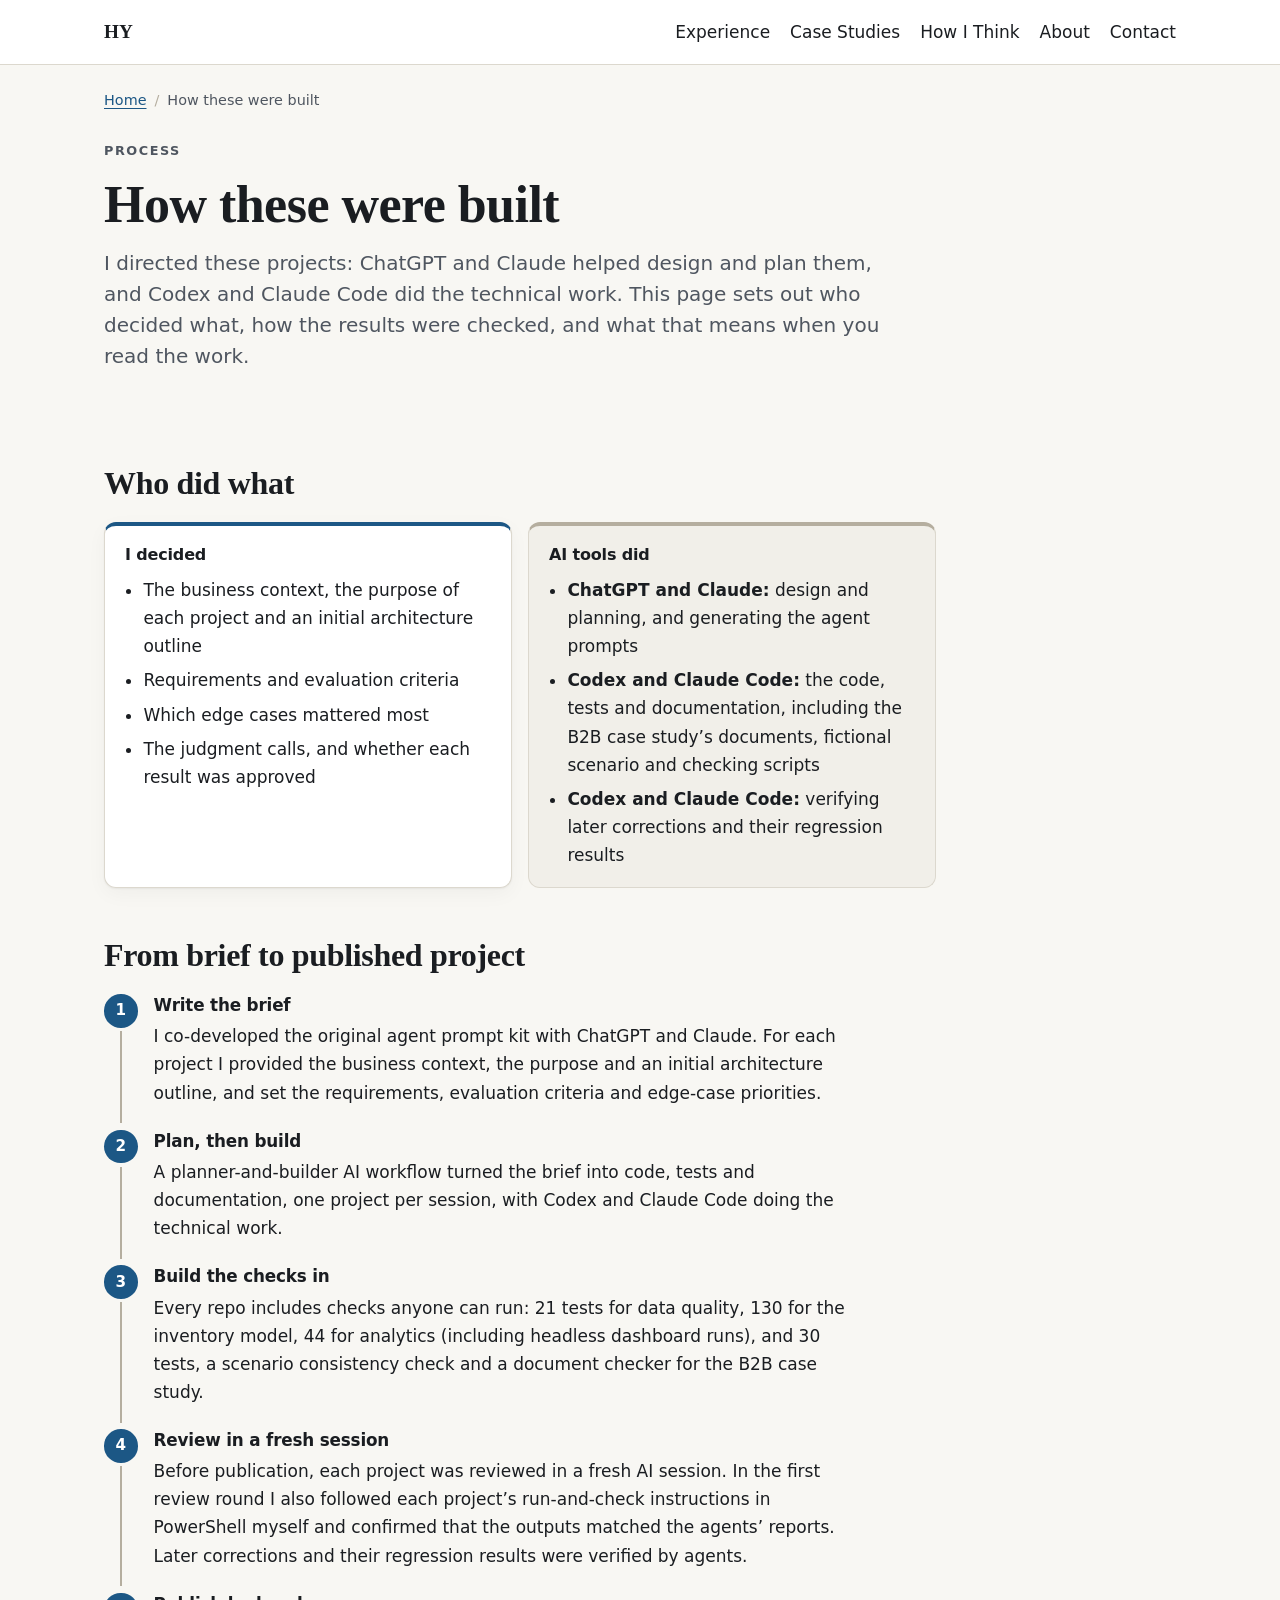
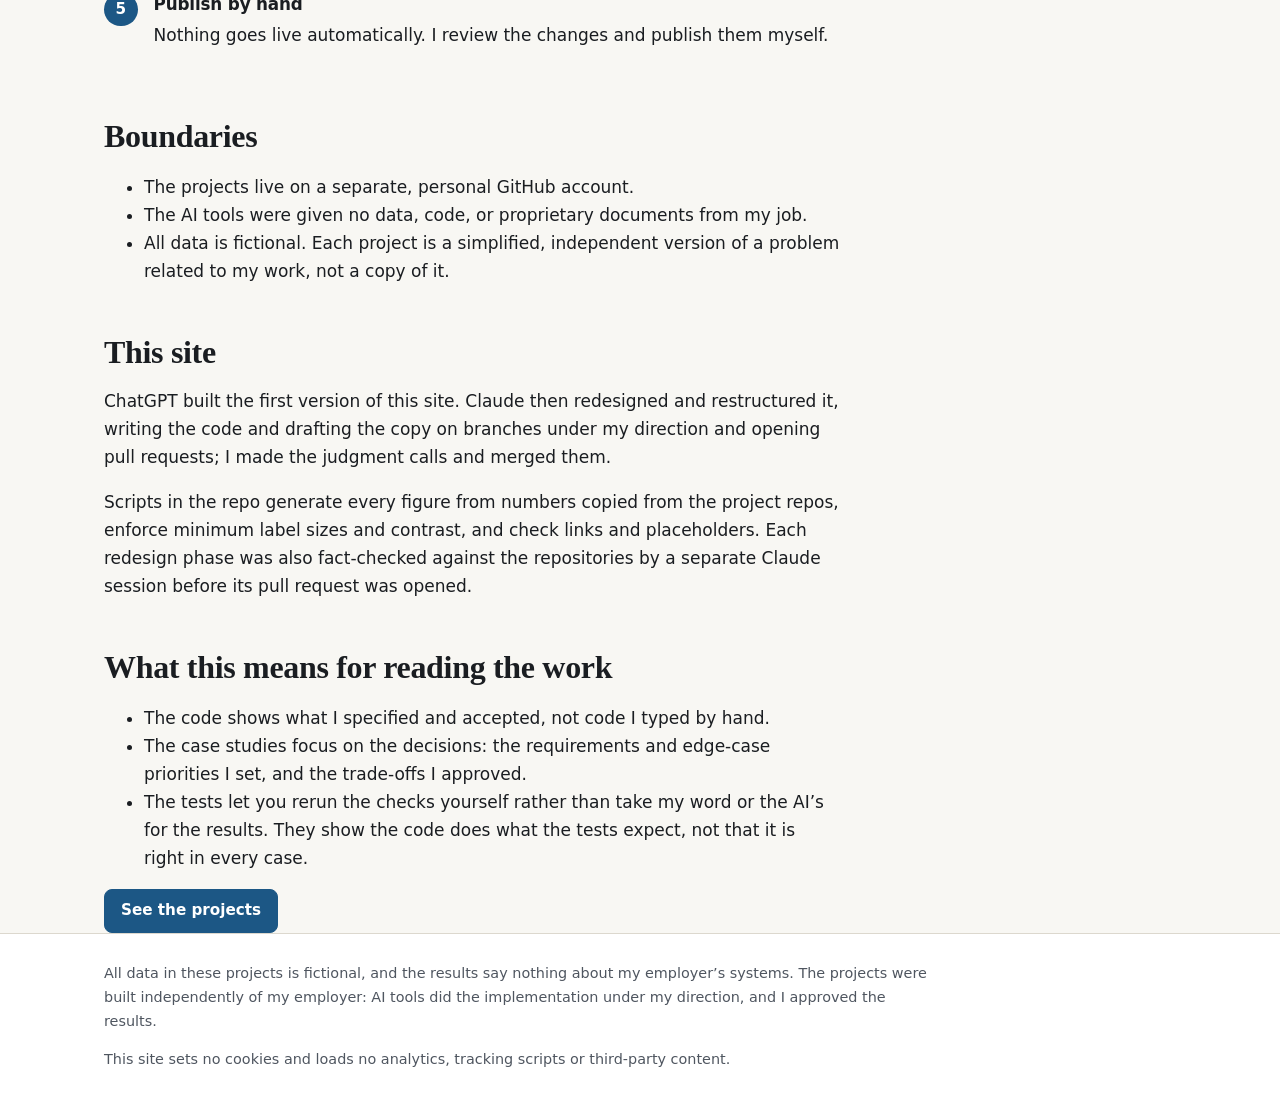
<file: how-these-were-built/index.html>
<!doctype html>
<html lang="en">
<head>
  <meta charset="utf-8">
  <meta name="robots" content="noindex, nofollow">
  <meta name="viewport" content="width=device-width, initial-scale=1">
  <title>How these were built · HY · Portfolio</title>
  <meta name="description" content="How the portfolio projects were built: what I decided, what AI tools implemented, how the results were checked and the boundaries kept.">
  <link rel="icon" href="data:,">
  <link rel="stylesheet" href="../assets/css/site.css">
  <script src="../assets/js/render.js" defer></script>
</head>
<body data-page="process" data-root="..">
  <a class="skip-link" href="#main">Skip to main content</a>
  <header class="site-header" id="site-header"><div class="wrap header__inner">
      <a class="brand" href="../">HY</a>
      <nav aria-label="Primary">
        <ul class="nav">
          <li><a href="../#experience">Experience</a></li>
          <li><a href="../#projects">Case Studies</a></li>
          <li><a href="../applied-thinking/">How I Think</a></li>
          <li><a href="../#about">About</a></li>
          <li><a href="../#contact">Contact</a></li>
        </ul>
      </nav>
    </div>
<!-- /site-header --></header>
  <div class="draft-banner" id="draft-banner" role="region" aria-label="Draft status" hidden>
<!-- /draft-banner --></div>
  <main id="main" tabindex="-1" data-prerendered="true"><div class="wrap process">
      <nav class="crumbs" aria-label="Breadcrumb"><ol><li><a href="../">Home</a></li><li><span aria-current="page">How these were built</span></li></ol></nav>
      <header class="story-head"><p class="eyebrow">Process</p><h1>How these were built</h1><p class="story-head__lede">I directed these projects: ChatGPT and Claude helped design and plan them, and Codex and Claude Code did the technical work. This page sets out who decided what, how the results were checked, and what that means when you read the work.</p></header>
      <section id="who" aria-labelledby="who-title"><h2 id="who-title">Who did what</h2>
        <div class="process-split">
          <div class="process-split__col process-split__col--owner"><h3>I decided</h3><ul><li>The business context, the purpose of each project and an initial architecture outline</li><li>Requirements and evaluation criteria</li><li>Which edge cases mattered most</li><li>The judgment calls, and whether each result was approved</li></ul></div>
          <div class="process-split__col process-split__col--ai"><h3>AI tools did</h3><ul><li><strong>ChatGPT and Claude:</strong> design and planning, and generating the agent prompts</li><li><strong>Codex and Claude Code:</strong> the code, tests and documentation, including the B2B case study’s documents, fictional scenario and checking scripts</li><li><strong>Codex and Claude Code:</strong> verifying later corrections and their regression results</li></ul></div>
        </div>
      </section>
      <section id="workflow" aria-labelledby="workflow-title"><h2 id="workflow-title">From brief to published project</h2>
        <ol class="process-steps"><li><h3>Write the brief</h3><p>I co-developed the original agent prompt kit with ChatGPT and Claude. For each project I provided the business context, the purpose and an initial architecture outline, and set the requirements, evaluation criteria and edge-case priorities.</p></li><li><h3>Plan, then build</h3><p>A planner-and-builder AI workflow turned the brief into code, tests and documentation, one project per session, with Codex and Claude Code doing the technical work.</p></li><li><h3>Build the checks in</h3><p>Every repo includes checks anyone can run: 21 tests for data quality, 130 for the inventory model, 44 for analytics (including headless dashboard runs), and 30 tests, a scenario consistency check and a document checker for the B2B case study.</p></li><li><h3>Review in a fresh session</h3><p>Before publication, each project was reviewed in a fresh AI session. In the first review round I also followed each project’s run-and-check instructions in PowerShell myself and confirmed that the outputs matched the agents’ reports. Later corrections and their regression results were verified by agents.</p></li><li><h3>Publish by hand</h3><p>Nothing goes live automatically. I review the changes and publish them myself.</p></li></ol>
      </section>
      <section id="boundaries" aria-labelledby="boundaries-title"><h2 id="boundaries-title">Boundaries</h2><ul><li>The projects live on a separate, personal GitHub account.</li><li>The AI tools were given no data, code, or proprietary documents from my job.</li><li>All data is fictional. Each project is a simplified, independent version of a problem related to my work, not a copy of it.</li></ul></section>
      <section id="this-site" aria-labelledby="this-site-title"><h2 id="this-site-title">This site</h2><p>ChatGPT built the first version of this site. Claude then redesigned and restructured it, writing the code and drafting the copy on branches under my direction and opening pull requests; I made the judgment calls and merged them.</p><p>Scripts in the repo generate every figure from numbers copied from the project repos, enforce minimum label sizes and contrast, and check links and placeholders. Each redesign phase was also fact-checked against the repositories by a separate Claude session before its pull request was opened.</p></section>
      <section id="reading" aria-labelledby="reading-title"><h2 id="reading-title">What this means for reading the work</h2><ul><li>The code shows what I specified and accepted, not code I typed by hand.</li><li>The case studies focus on the decisions: the requirements and edge-case priorities I set, and the trade-offs I approved.</li><li>The tests let you rerun the checks yourself rather than take my word or the AI’s for the results. They show the code does what the tests expect, not that it is right in every case.</li></ul>
        <div class="actions"><a class="btn btn--primary" href="../#projects">See the projects</a></div>
      </section>
    </div>
<!-- /main --></main>
  <footer class="site-footer" id="site-footer"><div class="wrap footer__inner">
      <p>All data in these projects is fictional, and the results say nothing about my employer’s systems. The projects were built independently of my employer: AI tools did the implementation under my direction, and I approved the results.</p>
      <p>This site sets no cookies and loads no analytics, tracking scripts or third-party content.</p>
    </div>
<!-- /site-footer --></footer>
</body>
</html>
</file>
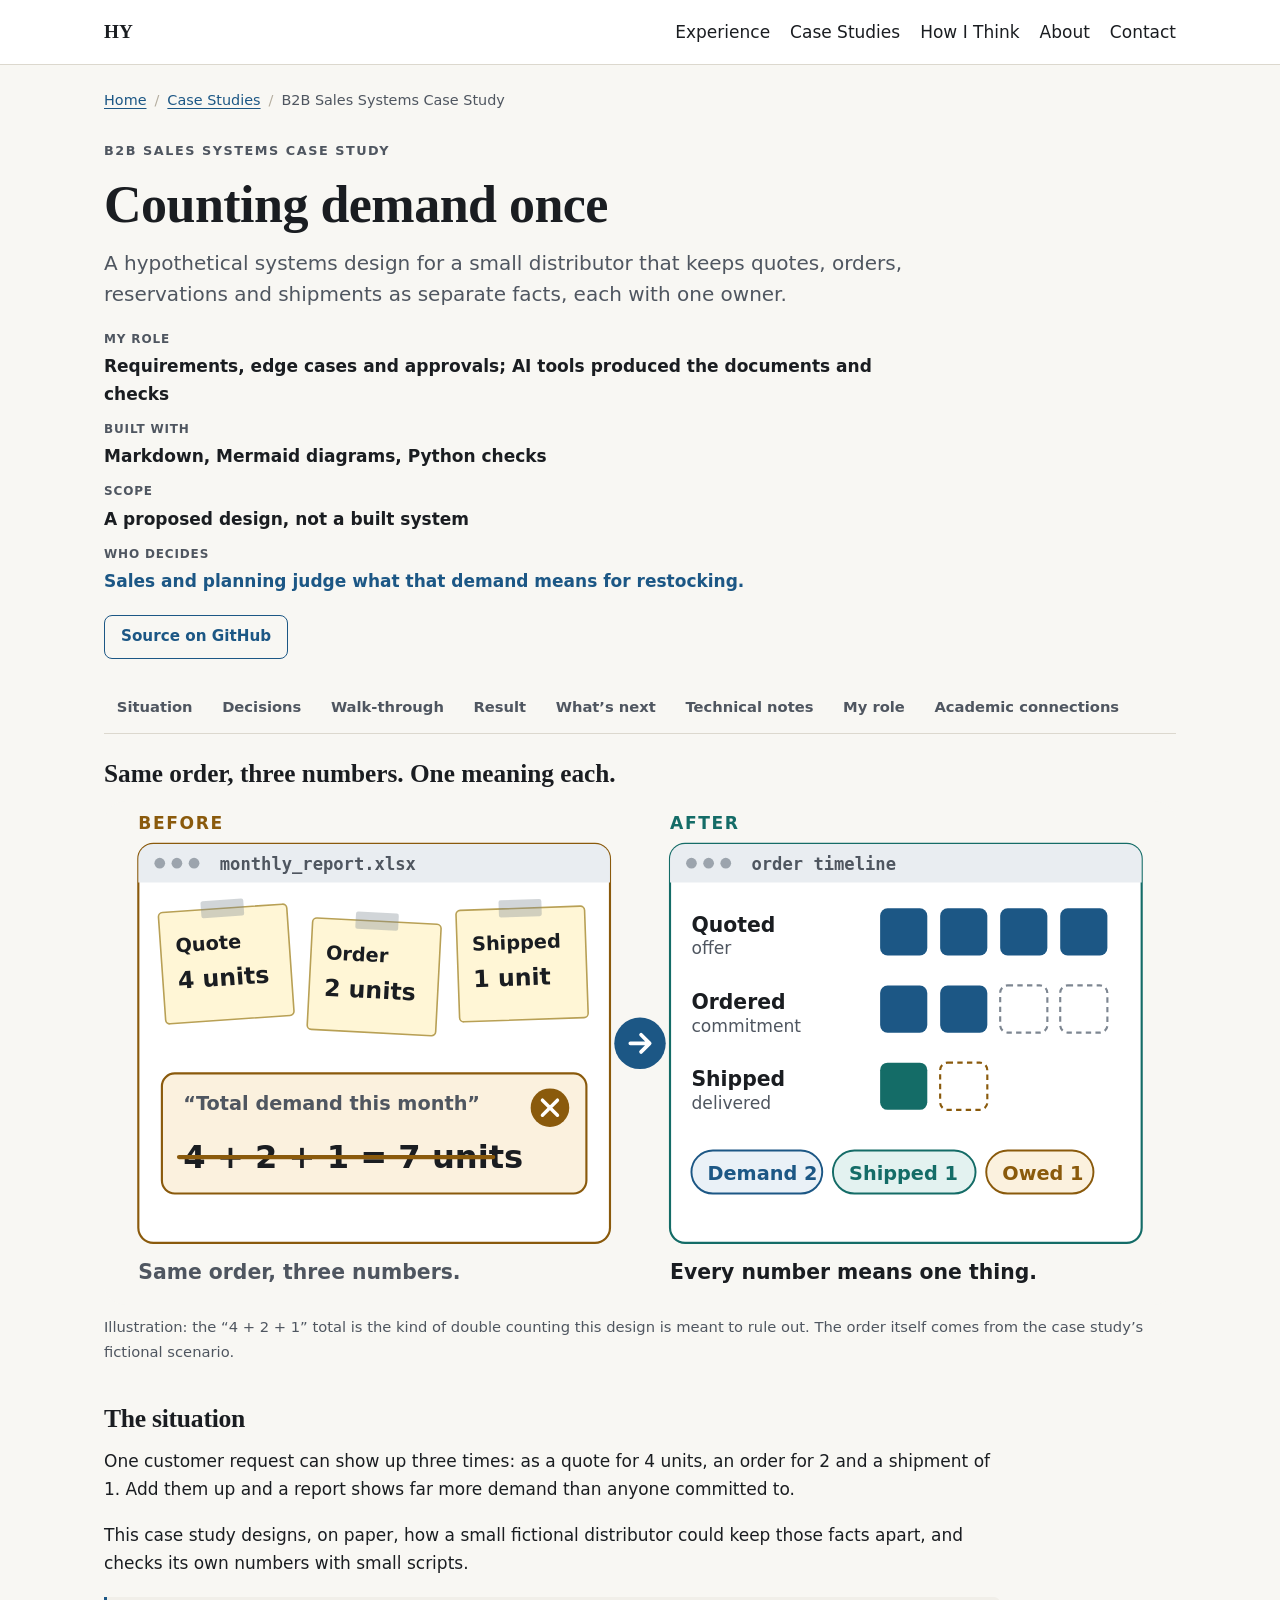
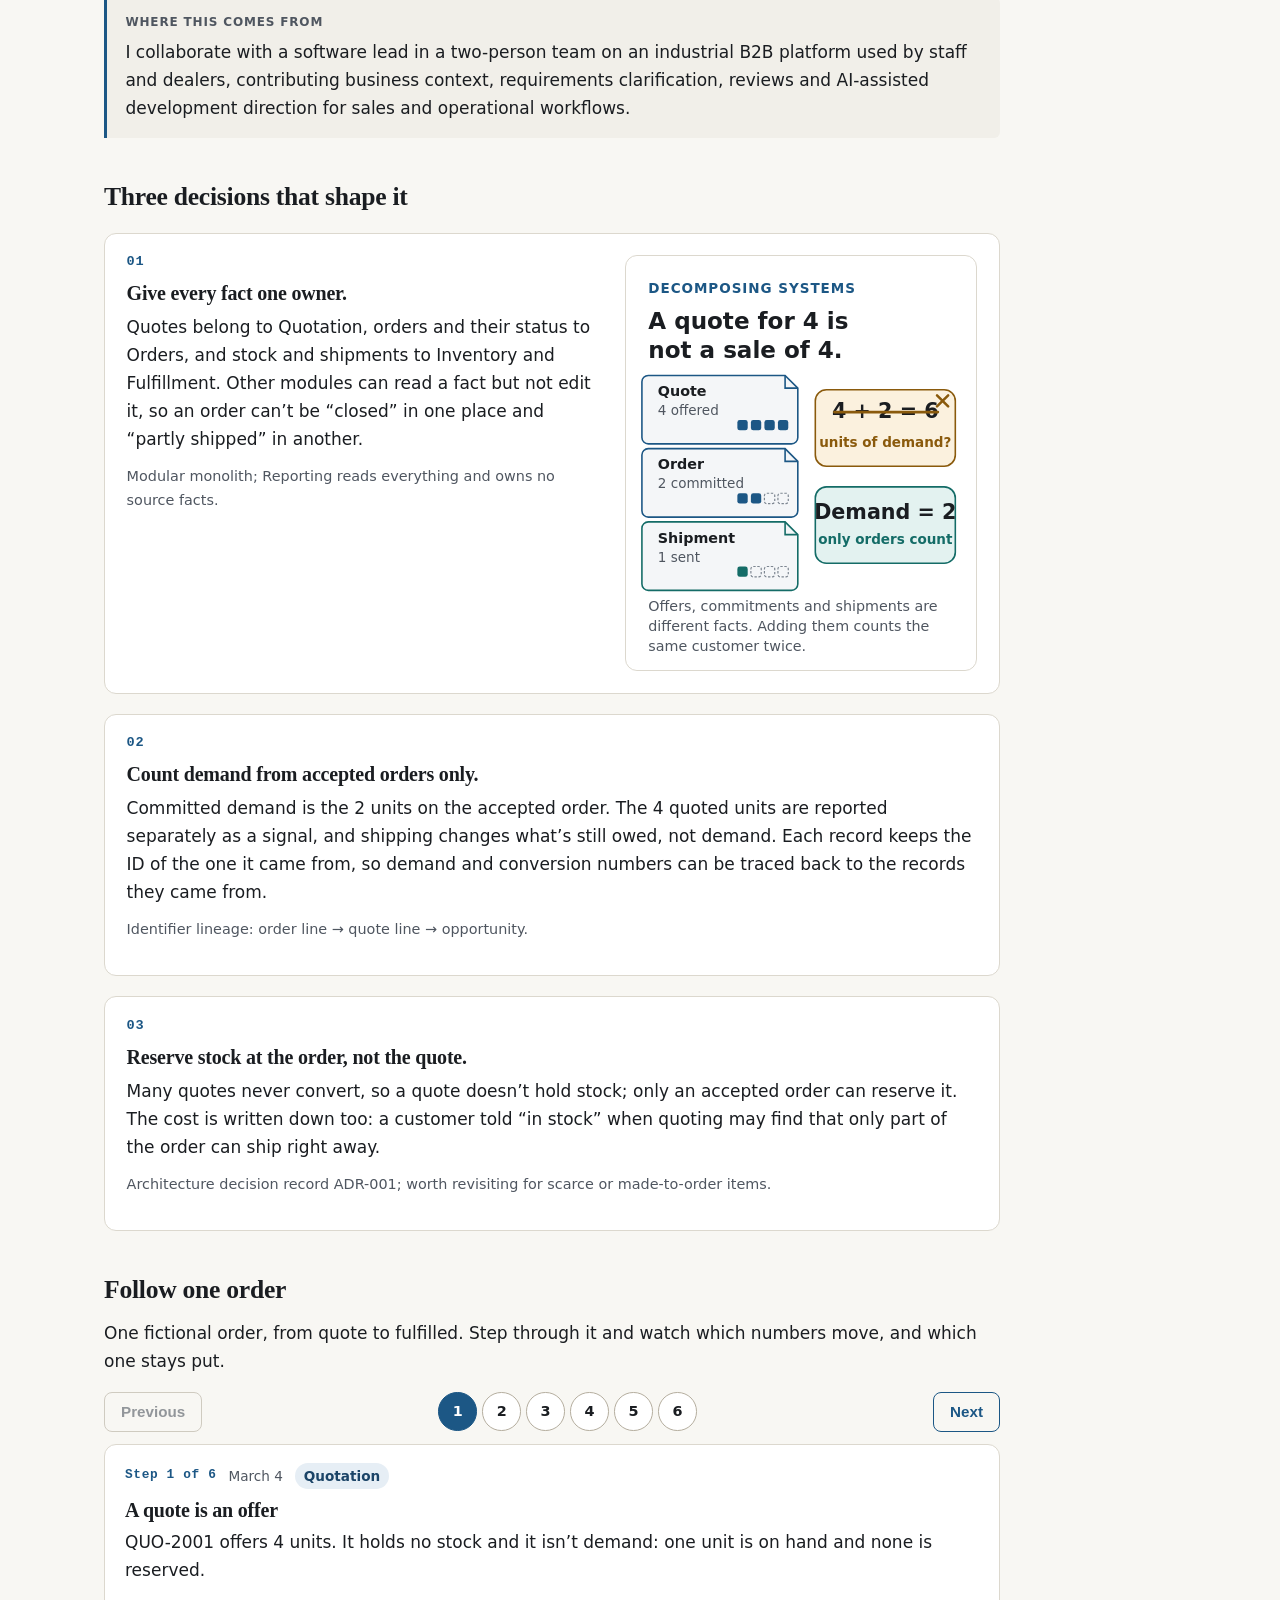
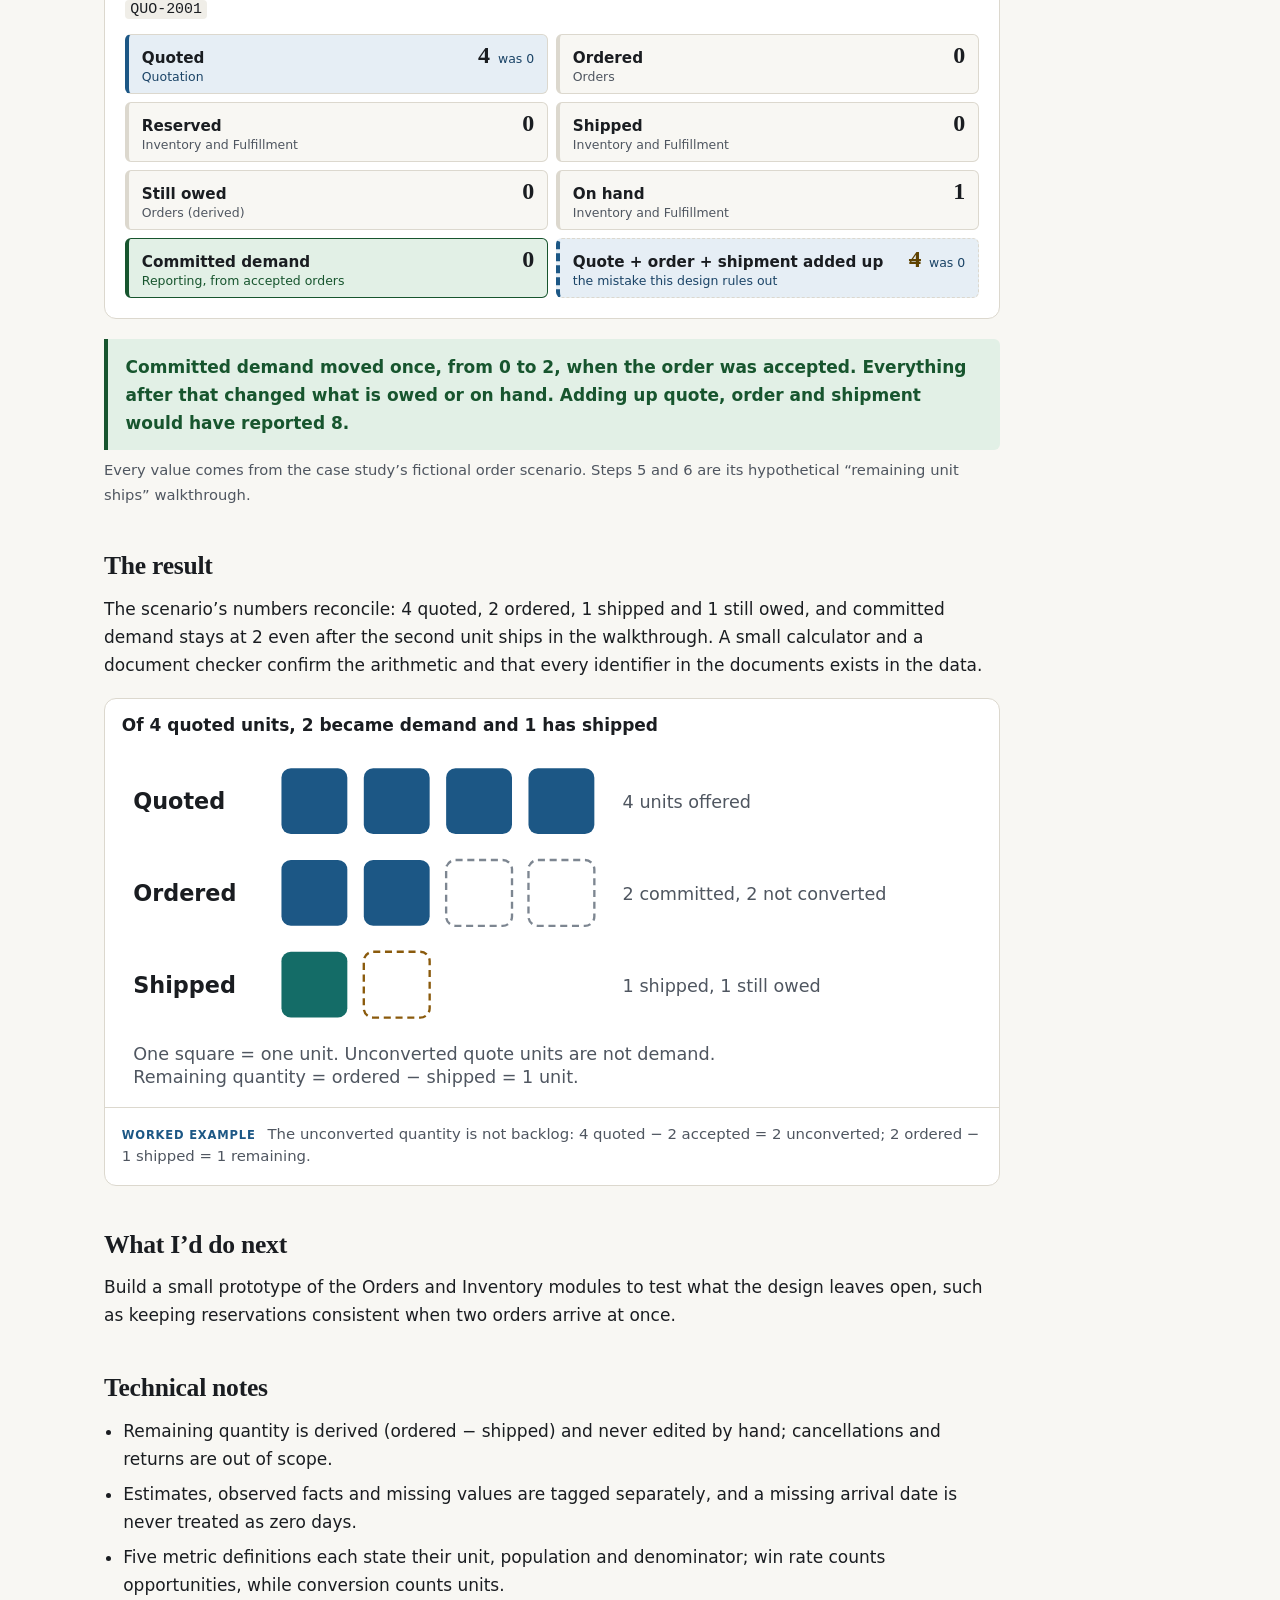
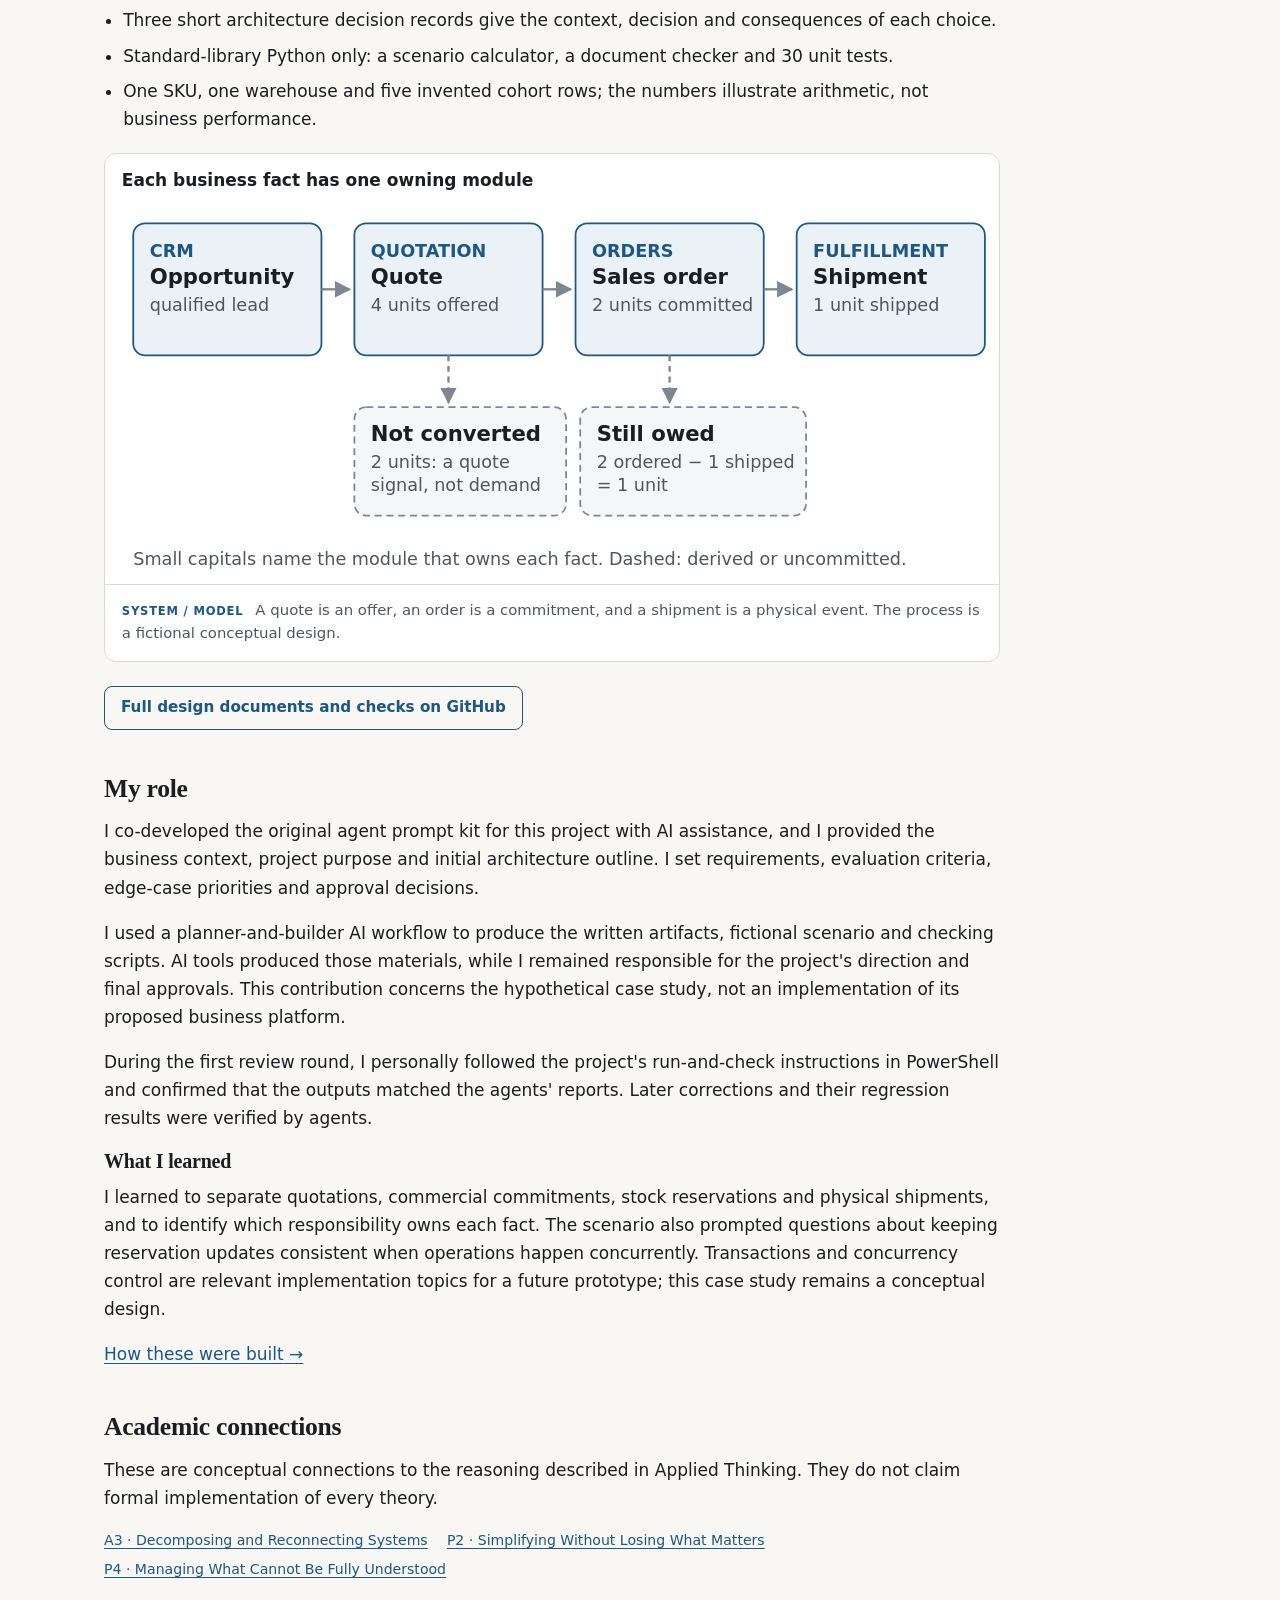
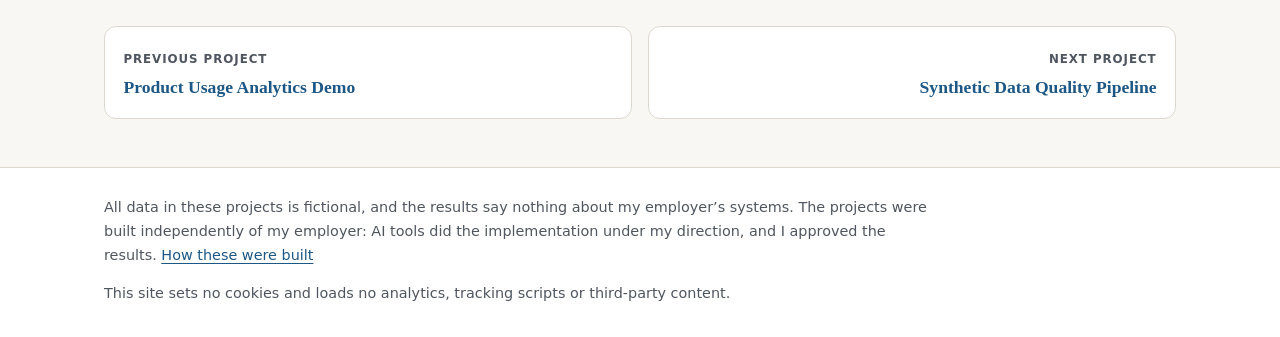
<file: projects/b2b-sales-systems-case-study/index.html>
<!doctype html>
<html lang="en">
<head>
  <meta charset="utf-8">
  <meta name="robots" content="noindex, nofollow">
  <meta name="viewport" content="width=device-width, initial-scale=1">
  <title>B2B Sales Systems Case Study · HY · Portfolio</title>
  <meta name="description" content="Hypothetical B2B sales process and system design case study with a fictional order scenario: a proposed design, not a deployed system.">
  <link rel="icon" href="data:,">
  <link rel="stylesheet" href="../../assets/css/site.css">
  <script src="../../assets/js/render.js" defer></script>
</head>
<body data-page="project" data-project="b2b-sales-systems-case-study" data-root="../..">
  <a class="skip-link" href="#main">Skip to main content</a>
  <header class="site-header" id="site-header"><div class="wrap header__inner">
      <a class="brand" href="../../">HY</a>
      <nav aria-label="Primary">
        <ul class="nav">
          <li><a href="../../#experience">Experience</a></li>
          <li><a href="../../#projects">Case Studies</a></li>
          <li><a href="../../applied-thinking/">How I Think</a></li>
          <li><a href="../../#about">About</a></li>
          <li><a href="../../#contact">Contact</a></li>
        </ul>
      </nav>
    </div>
<!-- /site-header --></header>
  <div class="draft-banner" id="draft-banner" role="region" aria-label="Draft status" hidden>
<!-- /draft-banner --></div>
  <main id="main" tabindex="-1" data-prerendered="true">
    <div class="wrap story">
      <nav class="crumbs" aria-label="Breadcrumb">
        <ol>
          <li><a href="../../">Home</a></li>
          <li><a href="../../#projects">Case Studies</a></li>
          <li><span aria-current="page">B2B Sales Systems Case Study</span></li>
        </ol>
      </nav>
      <header class="story-head">
        <p class="eyebrow">B2B Sales Systems Case Study</p>
        <h1>Counting demand once</h1>
        <p class="story-head__lede">A hypothetical systems design for a small distributor that keeps quotes, orders, reservations and shipments as separate facts, each with one owner.</p>
        <dl class="story-facts"><div><dt>My role</dt><dd>Requirements, edge cases and approvals; AI tools produced the documents and checks</dd></div><div><dt>Built with</dt><dd>Markdown, Mermaid diagrams, Python checks</dd></div><div><dt>Scope</dt><dd>A proposed design, not a built system</dd></div><div class="story-facts__decides"><dt>Who decides</dt><dd>Sales and planning judge what that demand means for restocking.</dd></div></dl>
        <div class="actions"><a class="btn" href="https://github.com/h-yang-26/b2b-sales-systems-case-study">Source on GitHub<span class="visually-hidden">: B2B Sales Systems Case Study</span></a></div>
      </header>
      <nav class="story-nav" aria-label="On this page"><ul><li><a href="#situation">Situation</a></li><li><a href="#decisions">Decisions</a></li><li><a href="#walkthrough">Walk-through</a></li><li><a href="#result">Result</a></li><li><a href="#next">What’s next</a></li><li><a href="#technical">Technical notes</a></li><li><a href="#role">My role</a></li><li><a href="#academic-connections">Academic connections</a></li></ul></nav>
      <figure class="showcase">
      <p class="showcase__title">Same order, three numbers. One meaning each.</p>
      <picture><source media="(prefers-color-scheme: dark) and (max-width: 49.99rem)" srcset="../../assets/visuals/ba-orders-narrow-dark.svg" width="420" height="900"><source media="(max-width: 49.99rem)" srcset="../../assets/visuals/ba-orders-narrow.svg" width="420" height="900"><source media="(prefers-color-scheme: dark)" srcset="../../assets/visuals/ba-orders-dark.svg" width="1000" height="470"><img src="../../assets/visuals/ba-orders.svg" alt="Before and after. Before: three sticky notes read quote 4 units, order 2 units and shipped 1 unit, and a report adds them into “4 + 2 + 1 = 7 units” of demand, crossed out. After: the same order as countable squares, 4 quoted, 2 ordered and 1 shipped, giving demand 2, shipped 1 and owed 1." width="1000" height="470" decoding="async"></picture>
      <figcaption>Illustration: the “4 + 2 + 1” total is the kind of double counting this design is meant to rule out. The order itself comes from the case study’s fictional scenario.</figcaption>
    </figure>
      <article class="story-body">
        <section id="situation" aria-labelledby="situation-title">
          <h2 id="situation-title">The situation</h2>
          <p>One customer request can show up three times: as a quote for 4 units, an order for 2 and a shipment of 1. Add them up and a report shows far more demand than anyone committed to.</p><p>This case study designs, on paper, how a small fictional distributor could keep those facts apart, and checks its own numbers with small scripts.</p>
          <div class="story-origin"><p class="story-origin__label">Where this comes from</p><p>I collaborate with a software lead in a two-person team on an industrial B2B platform used by staff and dealers, contributing business context, requirements clarification, reviews and AI-assisted development direction for sales and operational workflows.</p></div>
        </section>
        <section id="decisions" aria-labelledby="decisions-title">
          <h2 id="decisions-title">Three decisions that shape it</h2>
          <ol class="decisions"><li class="decision decision--visual">
          <div class="decision__text">
            <p class="decision__num" aria-hidden="true">01</p>
            <h3>Give every fact one owner.</h3>
            <p>Quotes belong to Quotation, orders and their status to Orders, and stock and shipments to Inventory and Fulfillment. Other modules can read a fact but not edit it, so an order can’t be “closed” in one place and “partly shipped” in another.</p>
            <p class="decision__term">Modular monolith; Reporting reads everything and owns no source facts.</p>
          </div>
          <div class="decision__visual"><picture><source media="(prefers-color-scheme: dark)" srcset="../../assets/visuals/tile-decomposition-dark.svg" width="440" height="520"><img src="../../assets/visuals/tile-decomposition.svg" alt="Illustration: a quote for 4 units, an order for 2 and a shipment of 1 are different facts; adding 4 + 2 gives a wrong 6 units of demand, and committed demand is 2." width="440" height="520" loading="lazy" decoding="async"></picture></div>
        </li><li class="decision">
          <div class="decision__text">
            <p class="decision__num" aria-hidden="true">02</p>
            <h3>Count demand from accepted orders only.</h3>
            <p>Committed demand is the 2 units on the accepted order. The 4 quoted units are reported separately as a signal, and shipping changes what’s still owed, not demand. Each record keeps the ID of the one it came from, so demand and conversion numbers can be traced back to the records they came from.</p>
            <p class="decision__term">Identifier lineage: order line → quote line → opportunity.</p>
          </div>

        </li><li class="decision">
          <div class="decision__text">
            <p class="decision__num" aria-hidden="true">03</p>
            <h3>Reserve stock at the order, not the quote.</h3>
            <p>Many quotes never convert, so a quote doesn’t hold stock; only an accepted order can reserve it. The cost is written down too: a customer told “in stock” when quoting may find that only part of the order can ship right away.</p>
            <p class="decision__term">Architecture decision record ADR-001; worth revisiting for scarce or made-to-order items.</p>
          </div>

        </li></ol>
        </section>
        <section id="walkthrough" class="walk" data-walkthrough aria-labelledby="walkthrough-title">
          <h2 id="walkthrough-title">Follow one order</h2>
          <p>One fictional order, from quote to fulfilled. Step through it and watch which numbers move, and which one stays put.</p>
          <ol class="walk__steps"><li class="walk__step" id="walk-step-1">
        <p class="walk__meta"><span class="walk__num">Step 1 of 6</span><time datetime="2026-03-04">March 4</time><span class="walk__owner">Quotation</span></p>
        <h3>A quote is an offer</h3>
        <p>QUO-2001 offers 4 units. It holds no stock and it isn’t demand: one unit is on hand and none is reserved.</p>
        <p class="walk__records"><code>QUO-2001</code></p>
        <dl class="walk__ledger"><div class="walk__row is-changed"><dt>Quoted<small>Quotation</small></dt><dd><b>4</b><small>was 0</small></dd></div><div class="walk__row"><dt>Ordered<small>Orders</small></dt><dd><b>0</b></dd></div><div class="walk__row"><dt>Reserved<small>Inventory and Fulfillment</small></dt><dd><b>0</b></dd></div><div class="walk__row"><dt>Shipped<small>Inventory and Fulfillment</small></dt><dd><b>0</b></dd></div><div class="walk__row"><dt>Still owed<small>Orders (derived)</small></dt><dd><b>0</b></dd></div><div class="walk__row"><dt>On hand<small>Inventory and Fulfillment</small></dt><dd><b>1</b></dd></div><div class="walk__row walk__row--key"><dt>Committed demand<small>Reporting, from accepted orders</small></dt><dd><b>0</b></dd></div><div class="walk__row walk__row--mistake is-changed"><dt>Quote + order + shipment added up<small>the mistake this design rules out</small></dt><dd><b>4</b><small>was 0</small></dd></div></dl>
      </li><li class="walk__step" id="walk-step-2">
        <p class="walk__meta"><span class="walk__num">Step 2 of 6</span><time datetime="2026-03-10">March 10</time><span class="walk__owner">Orders</span></p>
        <h3>The customer accepts 2 of the 4</h3>
        <p>SO-3001 commits to 2 units. Only now does demand exist, and it is 2, not 4. The other 2 quoted units stay a signal.</p>
        <p class="walk__records"><code>SO-3001</code> <code>OL-3001-1</code></p>
        <dl class="walk__ledger"><div class="walk__row"><dt>Quoted<small>Quotation</small></dt><dd><b>4</b></dd></div><div class="walk__row is-changed"><dt>Ordered<small>Orders</small></dt><dd><b>2</b><small>was 0</small></dd></div><div class="walk__row"><dt>Reserved<small>Inventory and Fulfillment</small></dt><dd><b>0</b></dd></div><div class="walk__row"><dt>Shipped<small>Inventory and Fulfillment</small></dt><dd><b>0</b></dd></div><div class="walk__row is-changed"><dt>Still owed<small>Orders (derived)</small></dt><dd><b>2</b><small>was 0</small></dd></div><div class="walk__row"><dt>On hand<small>Inventory and Fulfillment</small></dt><dd><b>1</b></dd></div><div class="walk__row walk__row--key is-changed"><dt>Committed demand<small>Reporting, from accepted orders</small></dt><dd><b>2</b><small>was 0</small></dd></div><div class="walk__row walk__row--mistake is-changed"><dt>Quote + order + shipment added up<small>the mistake this design rules out</small></dt><dd><b>6</b><small>was 4</small></dd></div></dl>
      </li><li class="walk__step" id="walk-step-3">
        <p class="walk__meta"><span class="walk__num">Step 3 of 6</span><time datetime="2026-03-10">March 10</time><span class="walk__owner">Inventory and Fulfillment</span></p>
        <h3>Stock is held for the order, not the quote</h3>
        <p>Only 1 unit is on hand, so RSV-6001 reserves 1. The order is still owed 2.</p>
        <p class="walk__records"><code>RSV-6001</code></p>
        <dl class="walk__ledger"><div class="walk__row"><dt>Quoted<small>Quotation</small></dt><dd><b>4</b></dd></div><div class="walk__row"><dt>Ordered<small>Orders</small></dt><dd><b>2</b></dd></div><div class="walk__row is-changed"><dt>Reserved<small>Inventory and Fulfillment</small></dt><dd><b>1</b><small>was 0</small></dd></div><div class="walk__row"><dt>Shipped<small>Inventory and Fulfillment</small></dt><dd><b>0</b></dd></div><div class="walk__row"><dt>Still owed<small>Orders (derived)</small></dt><dd><b>2</b></dd></div><div class="walk__row"><dt>On hand<small>Inventory and Fulfillment</small></dt><dd><b>1</b></dd></div><div class="walk__row walk__row--key"><dt>Committed demand<small>Reporting, from accepted orders</small></dt><dd><b>2</b></dd></div><div class="walk__row walk__row--mistake"><dt>Quote + order + shipment added up<small>the mistake this design rules out</small></dt><dd><b>6</b></dd></div></dl>
      </li><li class="walk__step" id="walk-step-4">
        <p class="walk__meta"><span class="walk__num">Step 4 of 6</span><time datetime="2026-03-13">March 13</time><span class="walk__owner">Inventory and Fulfillment</span><span class="walk__badge">Scenario snapshot: March 20</span></p>
        <h3>One unit ships</h3>
        <p>SHP-4001 uses up the reservation, and Orders recomputes what is still owed: 2 − 1 = 1. Committed demand stays 2, because shipping changes what is owed, not what was committed.</p>
        <p class="walk__records"><code>SHP-4001</code></p>
        <dl class="walk__ledger"><div class="walk__row"><dt>Quoted<small>Quotation</small></dt><dd><b>4</b></dd></div><div class="walk__row"><dt>Ordered<small>Orders</small></dt><dd><b>2</b></dd></div><div class="walk__row is-changed"><dt>Reserved<small>Inventory and Fulfillment</small></dt><dd><b>0</b><small>was 1</small></dd></div><div class="walk__row is-changed"><dt>Shipped<small>Inventory and Fulfillment</small></dt><dd><b>1</b><small>was 0</small></dd></div><div class="walk__row is-changed"><dt>Still owed<small>Orders (derived)</small></dt><dd><b>1</b><small>was 2</small></dd></div><div class="walk__row is-changed"><dt>On hand<small>Inventory and Fulfillment</small></dt><dd><b>0</b><small>was 1</small></dd></div><div class="walk__row walk__row--key"><dt>Committed demand<small>Reporting, from accepted orders</small></dt><dd><b>2</b></dd></div><div class="walk__row walk__row--mistake is-changed"><dt>Quote + order + shipment added up<small>the mistake this design rules out</small></dt><dd><b>7</b><small>was 6</small></dd></div></dl>
      </li><li class="walk__step" id="walk-step-5">
        <p class="walk__meta"><span class="walk__num">Step 5 of 6</span><time datetime="2026-03-30">March 30</time><span class="walk__owner">Inventory and Fulfillment</span><span class="walk__badge walk__badge--hypothetical">Hypothetical</span></p>
        <h3>Restock arrives and is reserved</h3>
        <p>Suppose PO-5001 arrives three days after its estimate and RSV-6002 reserves 1 of its 2 units for the open order. Demand doesn’t change.</p>
        <p class="walk__records"><code>PO-5001</code> <code>RSV-6002</code></p>
        <dl class="walk__ledger"><div class="walk__row"><dt>Quoted<small>Quotation</small></dt><dd><b>4</b></dd></div><div class="walk__row"><dt>Ordered<small>Orders</small></dt><dd><b>2</b></dd></div><div class="walk__row is-changed"><dt>Reserved<small>Inventory and Fulfillment</small></dt><dd><b>1</b><small>was 0</small></dd></div><div class="walk__row"><dt>Shipped<small>Inventory and Fulfillment</small></dt><dd><b>1</b></dd></div><div class="walk__row"><dt>Still owed<small>Orders (derived)</small></dt><dd><b>1</b></dd></div><div class="walk__row is-changed"><dt>On hand<small>Inventory and Fulfillment</small></dt><dd><b>2</b><small>was 0</small></dd></div><div class="walk__row walk__row--key"><dt>Committed demand<small>Reporting, from accepted orders</small></dt><dd><b>2</b></dd></div><div class="walk__row walk__row--mistake"><dt>Quote + order + shipment added up<small>the mistake this design rules out</small></dt><dd><b>7</b></dd></div></dl>
      </li><li class="walk__step" id="walk-step-6">
        <p class="walk__meta"><span class="walk__num">Step 6 of 6</span><time datetime="2026-03-31">March 31</time><span class="walk__owner">Inventory and Fulfillment</span><span class="walk__badge walk__badge--hypothetical">Hypothetical</span></p>
        <h3>The last unit ships</h3>
        <p>SHP-4002 ships it, the order is fulfilled and nothing is owed. Committed demand is still 2, the number it has been since the order was accepted.</p>
        <p class="walk__records"><code>SHP-4002</code></p>
        <dl class="walk__ledger"><div class="walk__row"><dt>Quoted<small>Quotation</small></dt><dd><b>4</b></dd></div><div class="walk__row"><dt>Ordered<small>Orders</small></dt><dd><b>2</b></dd></div><div class="walk__row is-changed"><dt>Reserved<small>Inventory and Fulfillment</small></dt><dd><b>0</b><small>was 1</small></dd></div><div class="walk__row is-changed"><dt>Shipped<small>Inventory and Fulfillment</small></dt><dd><b>2</b><small>was 1</small></dd></div><div class="walk__row is-changed"><dt>Still owed<small>Orders (derived)</small></dt><dd><b>0</b><small>was 1</small></dd></div><div class="walk__row is-changed"><dt>On hand<small>Inventory and Fulfillment</small></dt><dd><b>1</b><small>was 2</small></dd></div><div class="walk__row walk__row--key"><dt>Committed demand<small>Reporting, from accepted orders</small></dt><dd><b>2</b></dd></div><div class="walk__row walk__row--mistake is-changed"><dt>Quote + order + shipment added up<small>the mistake this design rules out</small></dt><dd><b>8</b><small>was 7</small></dd></div></dl>
      </li></ol>
          <p class="walk__takeaway">Committed demand moved once, from 0 to 2, when the order was accepted. Everything after that changed what is owed or on hand. Adding up quote, order and shipment would have reported 8.</p>
          <p class="note">Every value comes from the case study’s fictional order scenario. Steps 5 and 6 are its hypothetical “remaining unit ships” walkthrough.</p>
        </section>
        <section id="result" aria-labelledby="result-title">
          <h2 id="result-title">The result</h2>
          <p>The scenario’s numbers reconcile: 4 quoted, 2 ordered, 1 shipped and 1 still owed, and committed demand stays at 2 even after the second unit ships in the walkthrough. A small calculator and a document checker confirm the arithmetic and that every identifier in the documents exists in the data.</p>
          <div class="visual-gallery"><figure class="technical-figure">
        <p class="figure-title">Of 4 quoted units, 2 became demand and 1 has shipped</p>
        <picture><source media="(prefers-color-scheme: dark) and (max-width: 39.99rem)" srcset="../../assets/visuals/b2b-quantities-narrow-dark.svg" width="420" height="497"><source media="(max-width: 39.99rem)" srcset="../../assets/visuals/b2b-quantities-narrow.svg" width="420" height="497"><source media="(prefers-color-scheme: dark)" srcset="../../assets/visuals/b2b-quantities-dark.svg" width="760" height="312"><img src="../../assets/visuals/b2b-quantities.svg" alt="Unit chart for one fictional order: 4 units quoted; 2 ordered and 2 not converted; 1 shipped and 1 still owed." width="760" height="312" loading="lazy" decoding="async"></picture>
        <figcaption><span class="figure-label">WORKED EXAMPLE</span> The unconverted quantity is not backlog: 4 quoted − 2 accepted = 2 unconverted; 2 ordered − 1 shipped = 1 remaining.</figcaption>
      </figure></div>
        </section>
        <section id="next" aria-labelledby="next-title">
          <h2 id="next-title">What I’d do next</h2>
          <p>Build a small prototype of the Orders and Inventory modules to test what the design leaves open, such as keeping reservations consistent when two orders arrive at once.</p>
        </section>
        <section id="technical" aria-labelledby="technical-title">
          <h2 id="technical-title">Technical notes</h2>
          <ul class="tech-notes"><li>Remaining quantity is derived (ordered − shipped) and never edited by hand; cancellations and returns are out of scope.</li><li>Estimates, observed facts and missing values are tagged separately, and a missing arrival date is never treated as zero days.</li><li>Five metric definitions each state their unit, population and denominator; win rate counts opportunities, while conversion counts units.</li><li>Three short architecture decision records give the context, decision and consequences of each choice.</li><li>Standard-library Python only: a scenario calculator, a document checker and 30 unit tests.</li><li>One SKU, one warehouse and five invented cohort rows; the numbers illustrate arithmetic, not business performance.</li></ul>
          <div class="visual-gallery"><figure class="technical-figure">
        <p class="figure-title">Each business fact has one owning module</p>
        <picture><source media="(prefers-color-scheme: dark) and (max-width: 39.99rem)" srcset="../../assets/visuals/b2b-lifecycle-narrow-dark.svg" width="420" height="594"><source media="(max-width: 39.99rem)" srcset="../../assets/visuals/b2b-lifecycle-narrow.svg" width="420" height="594"><source media="(prefers-color-scheme: dark)" srcset="../../assets/visuals/b2b-lifecycle-dark.svg" width="760" height="330"><img src="../../assets/visuals/b2b-lifecycle.svg" alt="Hypothetical B2B process diagram with owning modules: CRM opportunity, Quotation quote for four units, Orders sales order for two, Fulfillment shipment of one. Two quoted units are not converted and one ordered unit is still owed." width="760" height="330" loading="lazy" decoding="async"></picture>
        <figcaption><span class="figure-label">SYSTEM / MODEL</span> A quote is an offer, an order is a commitment, and a shipment is a physical event. The process is a fictional conceptual design.</figcaption>
      </figure></div>
          <p><a class="btn" href="https://github.com/h-yang-26/b2b-sales-systems-case-study#readme">Full design documents and checks on GitHub</a></p>
        </section>
        <section id="role" aria-labelledby="role-title">
          <h2 id="role-title">My role</h2>
          <p>I co-developed the original agent prompt kit for this project with AI assistance, and I provided the business context, project purpose and initial architecture outline. I set requirements, evaluation criteria, edge-case priorities and approval decisions.</p><p>I used a planner-and-builder AI workflow to produce the written artifacts, fictional scenario and checking scripts. AI tools produced those materials, while I remained responsible for the project&#39;s direction and final approvals. This contribution concerns the hypothetical case study, not an implementation of its proposed business platform.</p><p>During the first review round, I personally followed the project&#39;s run-and-check instructions in PowerShell and confirmed that the outputs matched the agents&#39; reports. Later corrections and their regression results were verified by agents.</p>
          <h3>What I learned</h3><p>I learned to separate quotations, commercial commitments, stock reservations and physical shipments, and to identify which responsibility owns each fact. The scenario also prompted questions about keeping reservation updates consistent when operations happen concurrently. Transactions and concurrency control are relevant implementation topics for a future prototype; this case study remains a conceptual design.</p>
          <p><a href="../../how-these-were-built/">How these were built<span aria-hidden="true">&nbsp;→</span></a></p>
        </section>
        <section id="academic-connections" aria-labelledby="academic-connections-title">
          <h2 id="academic-connections-title">Academic connections</h2><p>These are conceptual connections to the reasoning described in Applied Thinking. They do not claim formal implementation of every theory.</p><ul class="thinking-links"><li><a href="../../applied-thinking/#graph-decomposition">A3 · Decomposing and Reconnecting Systems</a></li><li><a href="../../applied-thinking/#responsible-abstraction">P2 · Simplifying Without Losing What Matters</a></li><li><a href="../../applied-thinking/#opacity-management">P4 · Managing What Cannot Be Fully Understood</a></li></ul></section>
      </article>
    </div>
    <nav class="pager wrap" aria-label="Other projects">
      <a class="prev" rel="prev" href="../../projects/product-usage-analytics-demo/">
        <span class="pager__dir">Previous project</span><span class="pager__title">Product Usage Analytics Demo</span></a><a class="next" rel="next" href="../../projects/synthetic-data-quality-pipeline/">
        <span class="pager__dir">Next project</span><span class="pager__title">Synthetic Data Quality Pipeline</span></a>
    </nav>
<!-- /main --></main>
  <footer class="site-footer" id="site-footer"><div class="wrap footer__inner">
      <p>All data in these projects is fictional, and the results say nothing about my employer’s systems. The projects were built independently of my employer: AI tools did the implementation under my direction, and I approved the results. <a href="../../how-these-were-built/">How these were built</a></p>
      <p>This site sets no cookies and loads no analytics, tracking scripts or third-party content.</p>
    </div>
<!-- /site-footer --></footer>
</body>
</html>
</file>
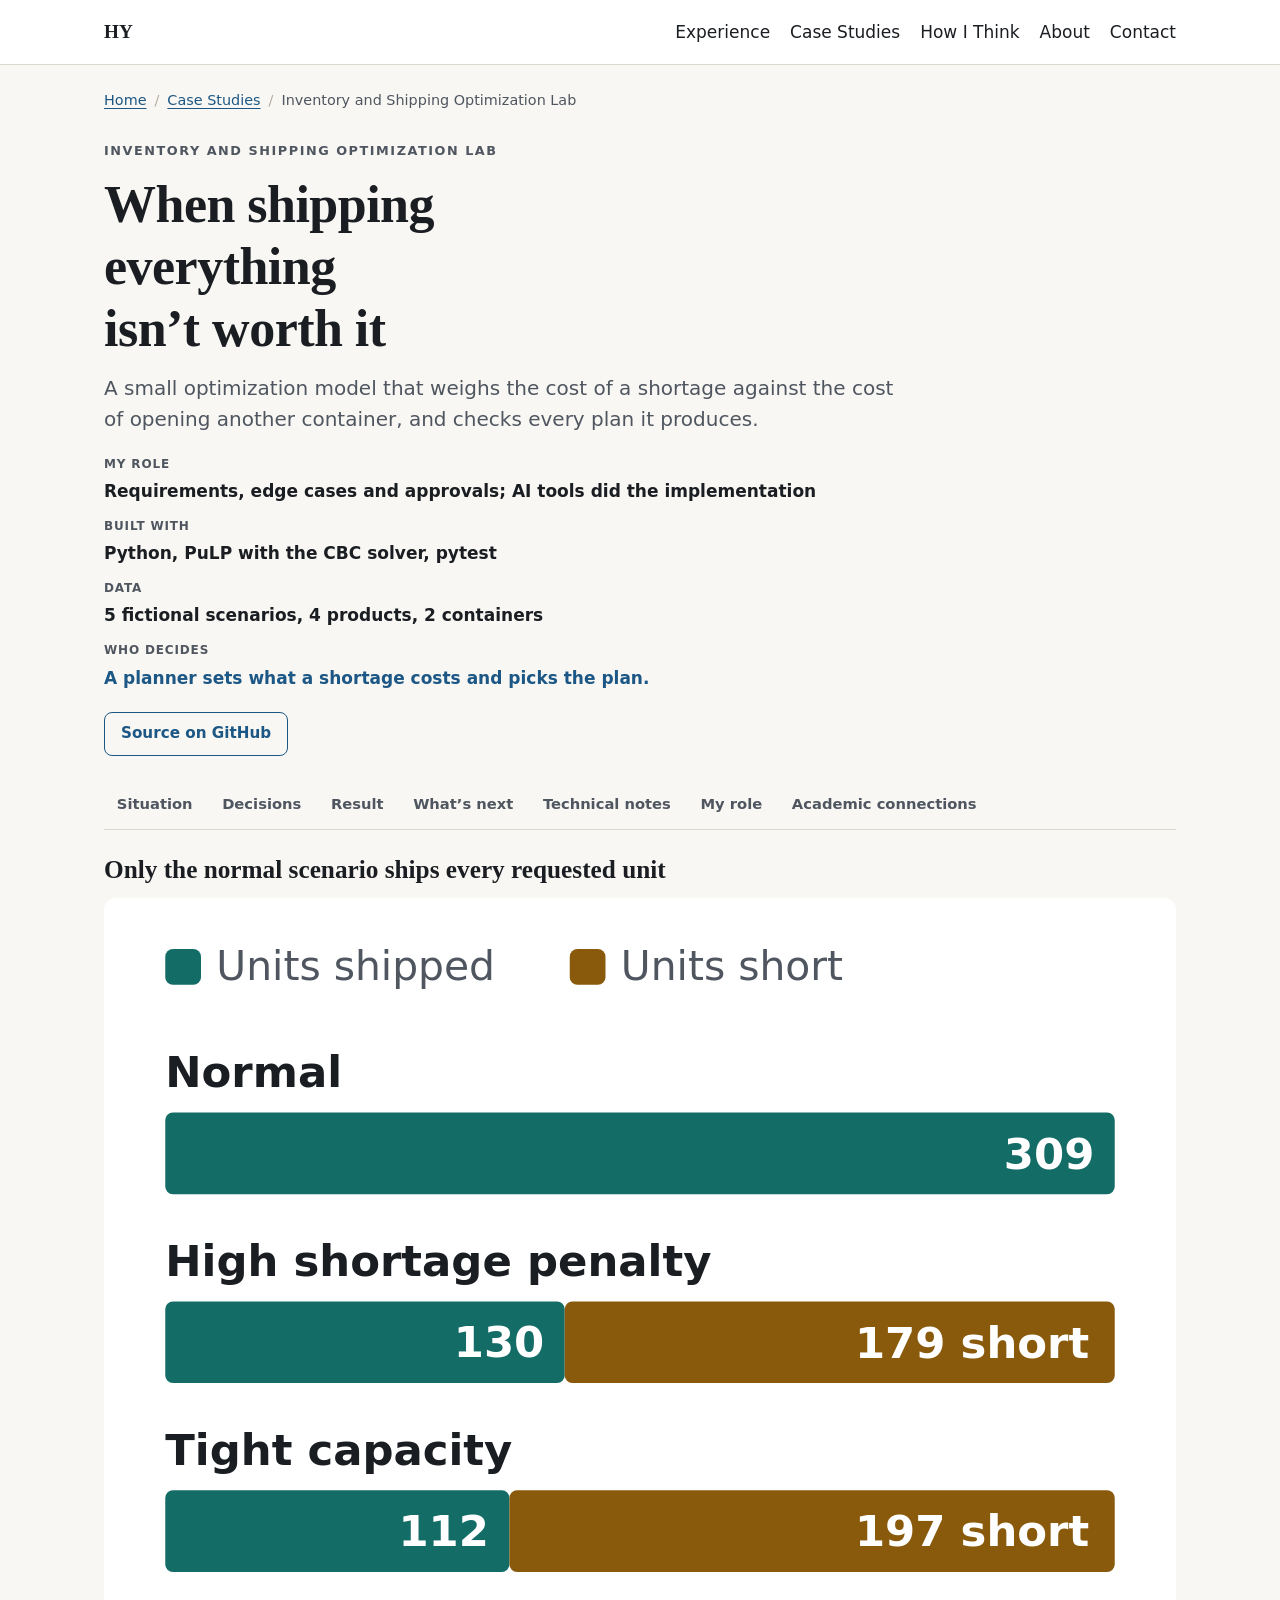
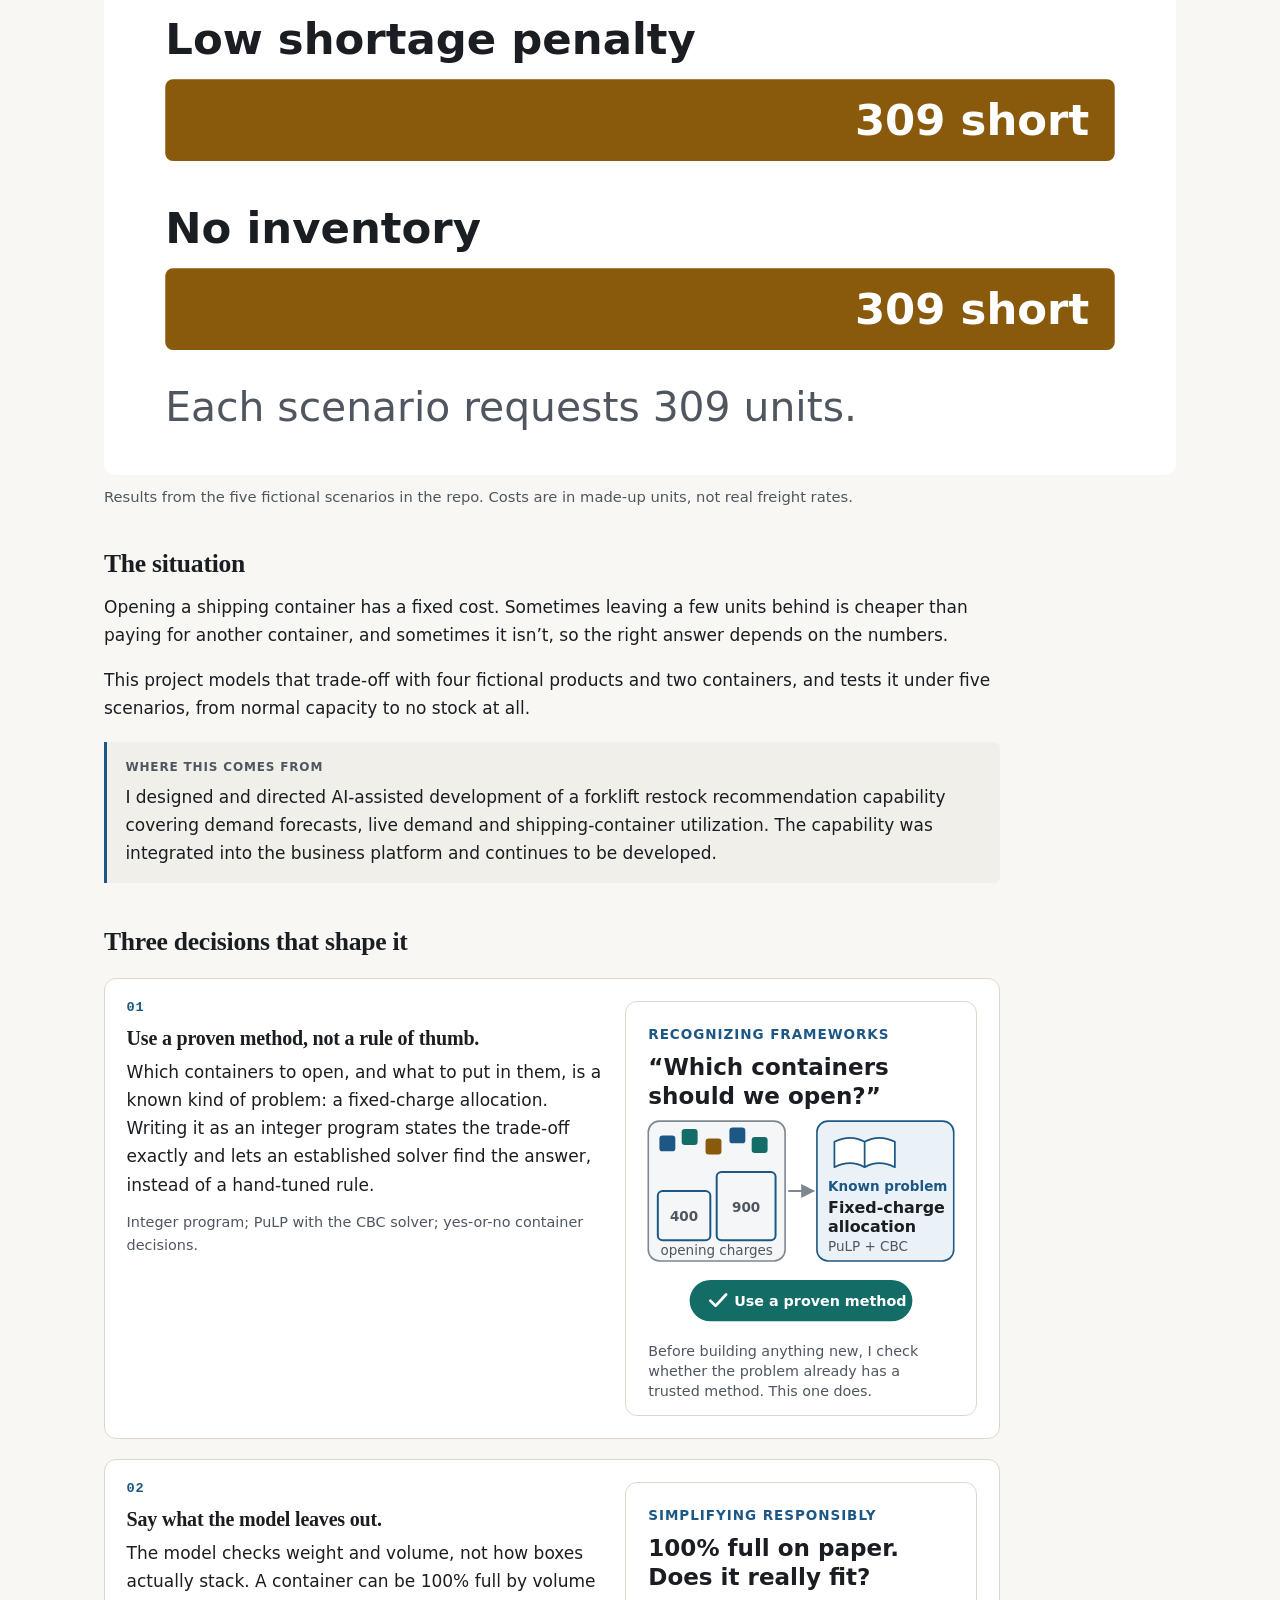
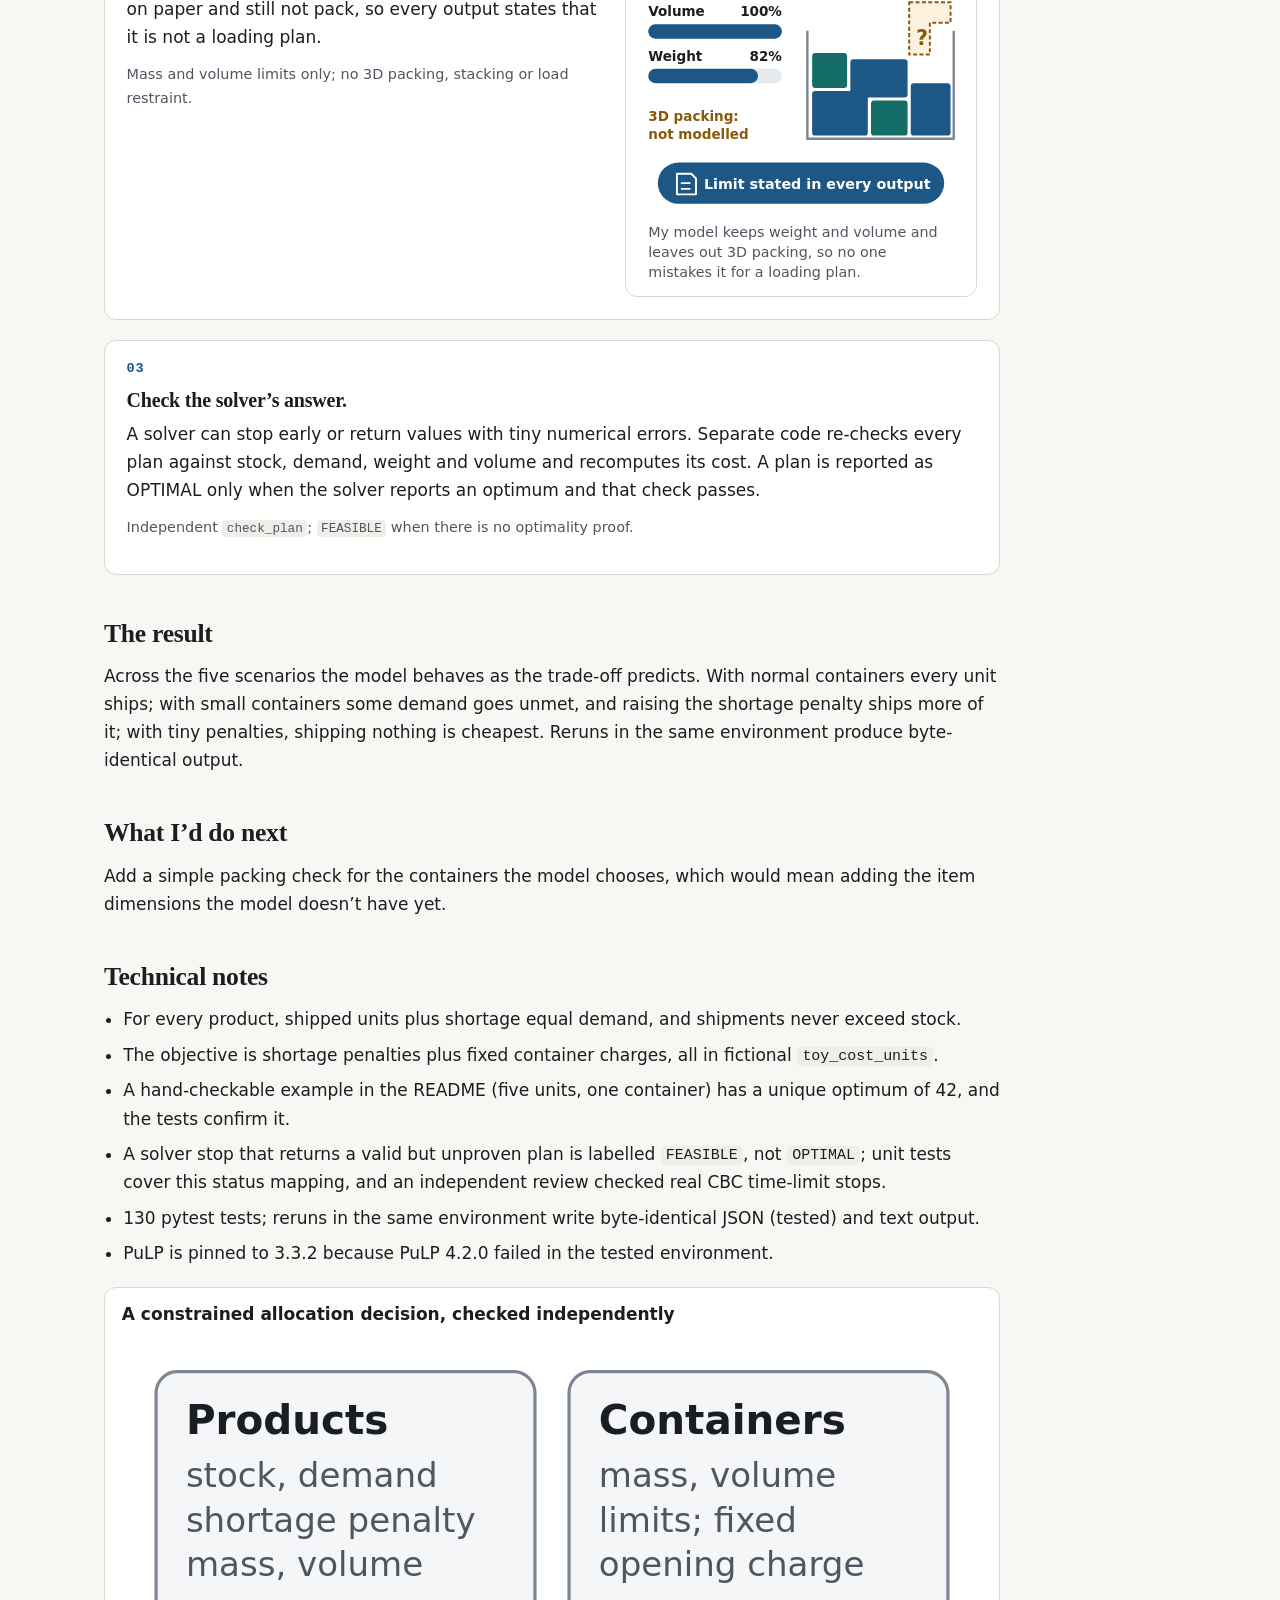
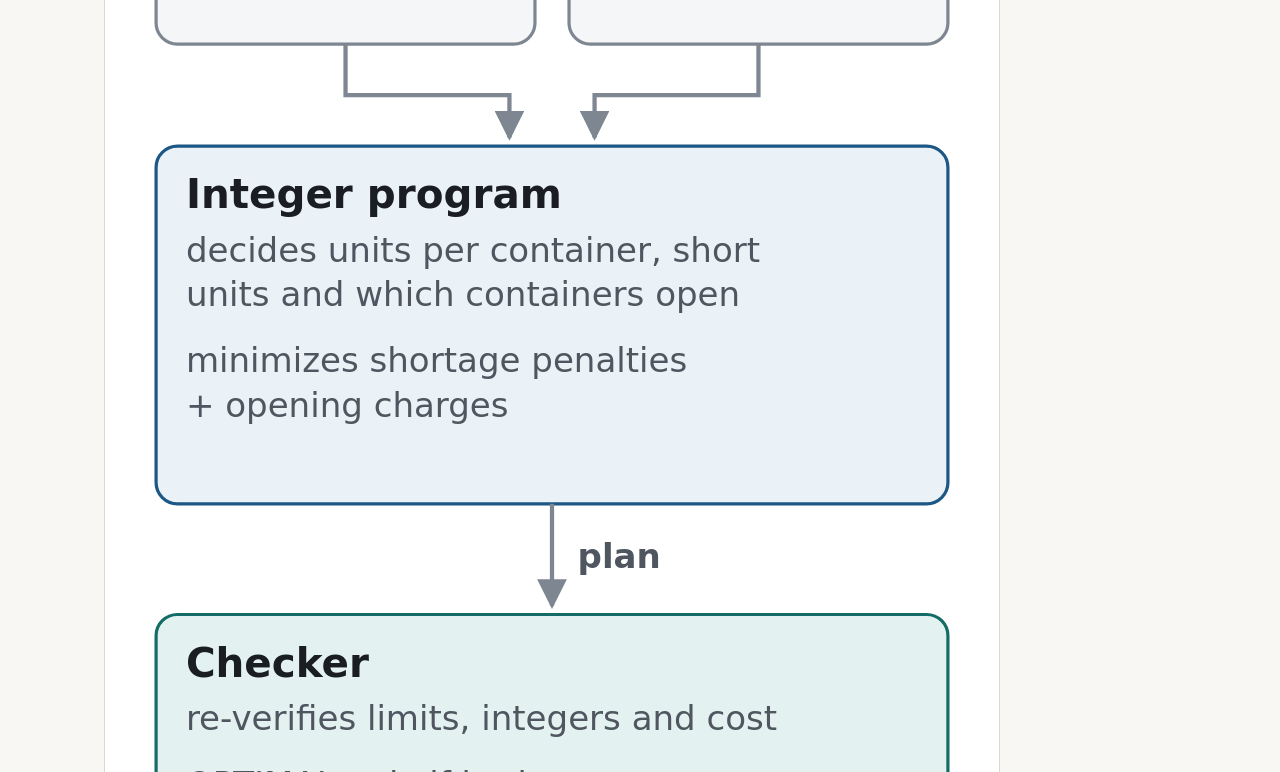
<file: projects/inventory-shipping-optimization-lab/index.html>
<!doctype html>
<html lang="en">
<head>
  <meta charset="utf-8">
  <meta name="robots" content="noindex, nofollow">
  <meta name="viewport" content="width=device-width, initial-scale=1">
  <title>Inventory and Shipping Optimization Lab · HY · Portfolio</title>
  <meta name="description" content="Independent integer-optimization demonstration with fictional costs, demand and constraints, and an independent check of every plan.">
  <link rel="icon" href="data:,">
  <link rel="stylesheet" href="../../assets/css/site.css">
  <script src="../../assets/js/render.js" defer></script>
</head>
<body data-page="project" data-project="inventory-shipping-optimization-lab" data-root="../..">
  <a class="skip-link" href="#main">Skip to main content</a>
  <header class="site-header" id="site-header"><div class="wrap header__inner">
      <a class="brand" href="../../">HY</a>
      <nav aria-label="Primary">
        <ul class="nav">
          <li><a href="../../#experience">Experience</a></li>
          <li><a href="../../#projects">Case Studies</a></li>
          <li><a href="../../applied-thinking/">How I Think</a></li>
          <li><a href="../../#about">About</a></li>
          <li><a href="../../#contact">Contact</a></li>
        </ul>
      </nav>
    </div>
<!-- /site-header --></header>
  <div class="draft-banner" id="draft-banner" role="region" aria-label="Draft status" hidden>
<!-- /draft-banner --></div>
  <main id="main" tabindex="-1" data-prerendered="true">
    <div class="wrap story">
      <nav class="crumbs" aria-label="Breadcrumb">
        <ol>
          <li><a href="../../">Home</a></li>
          <li><a href="../../#projects">Case Studies</a></li>
          <li><span aria-current="page">Inventory and Shipping Optimization Lab</span></li>
        </ol>
      </nav>
      <header class="story-head">
        <p class="eyebrow">Inventory and Shipping Optimization Lab</p>
        <h1>When shipping everything isn’t worth it</h1>
        <p class="story-head__lede">A small optimization model that weighs the cost of a shortage against the cost of opening another container, and checks every plan it produces.</p>
        <dl class="story-facts"><div><dt>My role</dt><dd>Requirements, edge cases and approvals; AI tools did the implementation</dd></div><div><dt>Built with</dt><dd>Python, PuLP with the CBC solver, pytest</dd></div><div><dt>Data</dt><dd>5 fictional scenarios, 4 products, 2 containers</dd></div><div class="story-facts__decides"><dt>Who decides</dt><dd>A planner sets what a shortage costs and picks the plan.</dd></div></dl>
        <div class="actions"><a class="btn" href="https://github.com/h-yang-26/inventory-shipping-optimization-lab">Source on GitHub<span class="visually-hidden">: Inventory and Shipping Optimization Lab</span></a></div>
      </header>
      <nav class="story-nav" aria-label="On this page"><ul><li><a href="#situation">Situation</a></li><li><a href="#decisions">Decisions</a></li><li><a href="#result">Result</a></li><li><a href="#next">What’s next</a></li><li><a href="#technical">Technical notes</a></li><li><a href="#role">My role</a></li><li><a href="#academic-connections">Academic connections</a></li></ul></nav>
      <figure class="showcase">
      <p class="showcase__title">Only the normal scenario ships every requested unit</p>
      <picture><source media="(prefers-color-scheme: dark) and (max-width: 49.99rem)" srcset="../../assets/visuals/inventory-scenarios-narrow-dark.svg" width="420" height="461"><source media="(max-width: 49.99rem)" srcset="../../assets/visuals/inventory-scenarios-narrow.svg" width="420" height="461"><source media="(prefers-color-scheme: dark)" srcset="../../assets/visuals/inventory-scenarios-dark.svg" width="760" height="400"><img src="../../assets/visuals/inventory-scenarios.svg" alt="Stacked bars of units shipped and short out of 309 requested: normal 309 shipped; high shortage penalty 130 shipped and 179 short; tight capacity 112 shipped and 197 short; low shortage penalty and no inventory 0 shipped and 309 short." width="760" height="400" loading="lazy" decoding="async"></picture>
      <figcaption>Results from the five fictional scenarios in the repo. Costs are in made-up units, not real freight rates.</figcaption>
    </figure>
      <article class="story-body">
        <section id="situation" aria-labelledby="situation-title">
          <h2 id="situation-title">The situation</h2>
          <p>Opening a shipping container has a fixed cost. Sometimes leaving a few units behind is cheaper than paying for another container, and sometimes it isn’t, so the right answer depends on the numbers.</p><p>This project models that trade-off with four fictional products and two containers, and tests it under five scenarios, from normal capacity to no stock at all.</p>
          <div class="story-origin"><p class="story-origin__label">Where this comes from</p><p>I designed and directed AI-assisted development of a forklift restock recommendation capability covering demand forecasts, live demand and shipping-container utilization. The capability was integrated into the business platform and continues to be developed.</p></div>
        </section>
        <section id="decisions" aria-labelledby="decisions-title">
          <h2 id="decisions-title">Three decisions that shape it</h2>
          <ol class="decisions"><li class="decision decision--visual">
          <div class="decision__text">
            <p class="decision__num" aria-hidden="true">01</p>
            <h3>Use a proven method, not a rule of thumb.</h3>
            <p>Which containers to open, and what to put in them, is a known kind of problem: a fixed-charge allocation. Writing it as an integer program states the trade-off exactly and lets an established solver find the answer, instead of a hand-tuned rule.</p>
            <p class="decision__term">Integer program; PuLP with the CBC solver; yes-or-no container decisions.</p>
          </div>
          <div class="decision__visual"><picture><source media="(prefers-color-scheme: dark)" srcset="../../assets/visuals/tile-frameworks-dark.svg" width="440" height="520"><img src="../../assets/visuals/tile-frameworks.svg" alt="Illustration: “Which containers should we open?” is recognized as a known fixed-charge allocation problem, so a proven method is used." width="440" height="520" loading="lazy" decoding="async"></picture></div>
        </li><li class="decision decision--visual">
          <div class="decision__text">
            <p class="decision__num" aria-hidden="true">02</p>
            <h3>Say what the model leaves out.</h3>
            <p>The model checks weight and volume, not how boxes actually stack. A container can be 100% full by volume on paper and still not pack, so every output states that it is not a loading plan.</p>
            <p class="decision__term">Mass and volume limits only; no 3D packing, stacking or load restraint.</p>
          </div>
          <div class="decision__visual"><picture><source media="(prefers-color-scheme: dark)" srcset="../../assets/visuals/tile-abstraction-dark.svg" width="440" height="520"><img src="../../assets/visuals/tile-abstraction.svg" alt="Illustration: a container 100% full by volume and 82% by weight may still not pack in 3D; the model keeps weight and volume and states that limit in every output." width="440" height="520" loading="lazy" decoding="async"></picture></div>
        </li><li class="decision">
          <div class="decision__text">
            <p class="decision__num" aria-hidden="true">03</p>
            <h3>Check the solver’s answer.</h3>
            <p>A solver can stop early or return values with tiny numerical errors. Separate code re-checks every plan against stock, demand, weight and volume and recomputes its cost. A plan is reported as OPTIMAL only when the solver reports an optimum and that check passes.</p>
            <p class="decision__term">Independent <code>check_plan</code>; <code>FEASIBLE</code> when there is no optimality proof.</p>
          </div>

        </li></ol>
        </section>

        <section id="result" aria-labelledby="result-title">
          <h2 id="result-title">The result</h2>
          <p>Across the five scenarios the model behaves as the trade-off predicts. With normal containers every unit ships; with small containers some demand goes unmet, and raising the shortage penalty ships more of it; with tiny penalties, shipping nothing is cheapest. Reruns in the same environment produce byte-identical output.</p>

        </section>
        <section id="next" aria-labelledby="next-title">
          <h2 id="next-title">What I’d do next</h2>
          <p>Add a simple packing check for the containers the model chooses, which would mean adding the item dimensions the model doesn’t have yet.</p>
        </section>
        <section id="technical" aria-labelledby="technical-title">
          <h2 id="technical-title">Technical notes</h2>
          <ul class="tech-notes"><li>For every product, shipped units plus shortage equal demand, and shipments never exceed stock.</li><li>The objective is shortage penalties plus fixed container charges, all in fictional <code>toy_cost_units</code>.</li><li>A hand-checkable example in the README (five units, one container) has a unique optimum of 42, and the tests confirm it.</li><li>A solver stop that returns a valid but unproven plan is labelled <code>FEASIBLE</code>, not <code>OPTIMAL</code>; unit tests cover this status mapping, and an independent review checked real CBC time-limit stops.</li><li>130 pytest tests; reruns in the same environment write byte-identical JSON (tested) and text output.</li><li>PuLP is pinned to 3.3.2 because PuLP 4.2.0 failed in the tested environment.</li></ul>
          <div class="visual-gallery"><figure class="technical-figure">
        <p class="figure-title">A constrained allocation decision, checked independently</p>
        <picture><source media="(prefers-color-scheme: dark) and (max-width: 39.99rem)" srcset="../../assets/visuals/inventory-model-narrow-dark.svg" width="420" height="630"><source media="(max-width: 39.99rem)" srcset="../../assets/visuals/inventory-model-narrow.svg" width="420" height="630"><source media="(prefers-color-scheme: dark)" srcset="../../assets/visuals/inventory-model-dark.svg" width="760" height="330"><img src="../../assets/visuals/inventory-model.svg" alt="Diagram: product and container parameters feed an integer program that chooses units per container, shortages and opened containers; an independent checker re-verifies limits, integers and cost before a plan is labelled optimal." width="760" height="330" loading="lazy" decoding="async"></picture>
        <figcaption><span class="figure-label">SYSTEM / MODEL</span> The model minimizes fictional shortage penalties and fixed container-opening costs subject to mass, volume and demand constraints. It is not a 3D packing plan.</figcaption>
      </figure></div>
          <p><a class="btn" href="https://github.com/h-yang-26/inventory-shipping-optimization-lab#readme">Full model, tests and run instructions on GitHub</a></p>
        </section>
        <section id="role" aria-labelledby="role-title">
          <h2 id="role-title">My role</h2>
          <p>I co-developed the original agent prompt kit for this project with AI assistance, and I provided the business context, project purpose and initial architecture outline. I set requirements, evaluation criteria, edge-case priorities and approval decisions.</p><p>I used a planner-and-builder AI workflow to produce the implementation and supporting documentation. AI tools performed the implementation work, while I remained responsible for the project&#39;s direction and final approvals.</p><p>During the first review round, I personally followed the project&#39;s run-and-check instructions in PowerShell and confirmed that the outputs matched the agents&#39; reports. Later corrections and their regression results were verified by agents.</p>
          <h3>What I learned</h3><p>I learned how product dimensions and container capacities change which allocations are feasible, and how shortage penalties influence whether opening another container is worthwhile. The exercise helped me distinguish a shipment-allocation decision from longer-term inventory strategy. Broader forecasting, inventory-policy and convex/nonconvex model-selection questions remain areas for further study.</p>
          <p><a href="../../how-these-were-built/">How these were built<span aria-hidden="true">&nbsp;→</span></a></p>
        </section>
        <section id="academic-connections" aria-labelledby="academic-connections-title">
          <h2 id="academic-connections-title">Academic connections</h2><p>These are conceptual connections to the reasoning described in Applied Thinking. They do not claim formal implementation of every theory.</p><ul class="thinking-links"><li><a href="../../applied-thinking/#framework-recognition">A1 · Recognizing Applicable Frameworks</a></li><li><a href="../../applied-thinking/#invariance-perturbation">A4 · Testing What Remains True</a></li><li><a href="../../applied-thinking/#responsible-abstraction">P2 · Simplifying Without Losing What Matters</a></li></ul></section>
      </article>
    </div>
    <nav class="pager wrap" aria-label="Other projects">
      <a class="prev" rel="prev" href="../../projects/synthetic-data-quality-pipeline/">
        <span class="pager__dir">Previous project</span><span class="pager__title">Synthetic Data Quality Pipeline</span></a><a class="next" rel="next" href="../../projects/product-usage-analytics-demo/">
        <span class="pager__dir">Next project</span><span class="pager__title">Product Usage Analytics Demo</span></a>
    </nav>
<!-- /main --></main>
  <footer class="site-footer" id="site-footer"><div class="wrap footer__inner">
      <p>All data in these projects is fictional, and the results say nothing about my employer’s systems. The projects were built independently of my employer: AI tools did the implementation under my direction, and I approved the results. <a href="../../how-these-were-built/">How these were built</a></p>
      <p>This site sets no cookies and loads no analytics, tracking scripts or third-party content.</p>
    </div>
<!-- /site-footer --></footer>
</body>
</html>
</file>
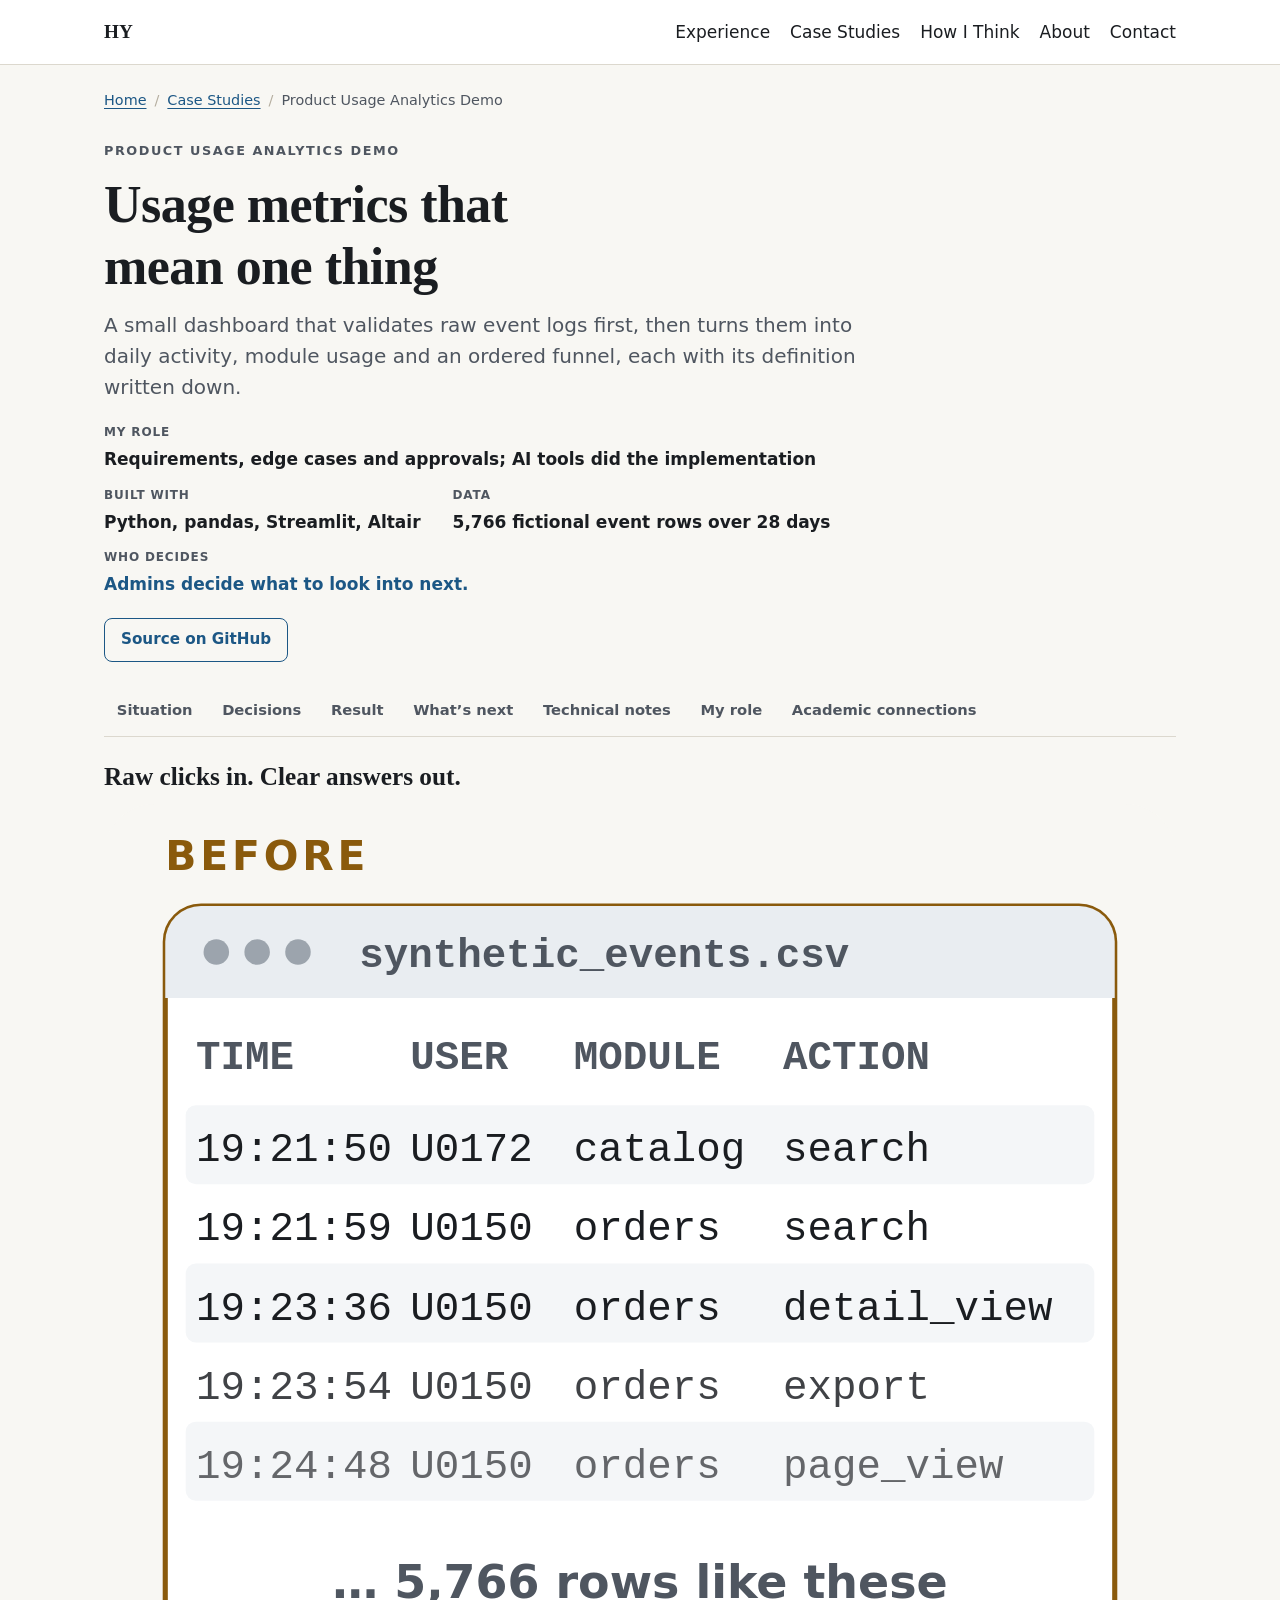
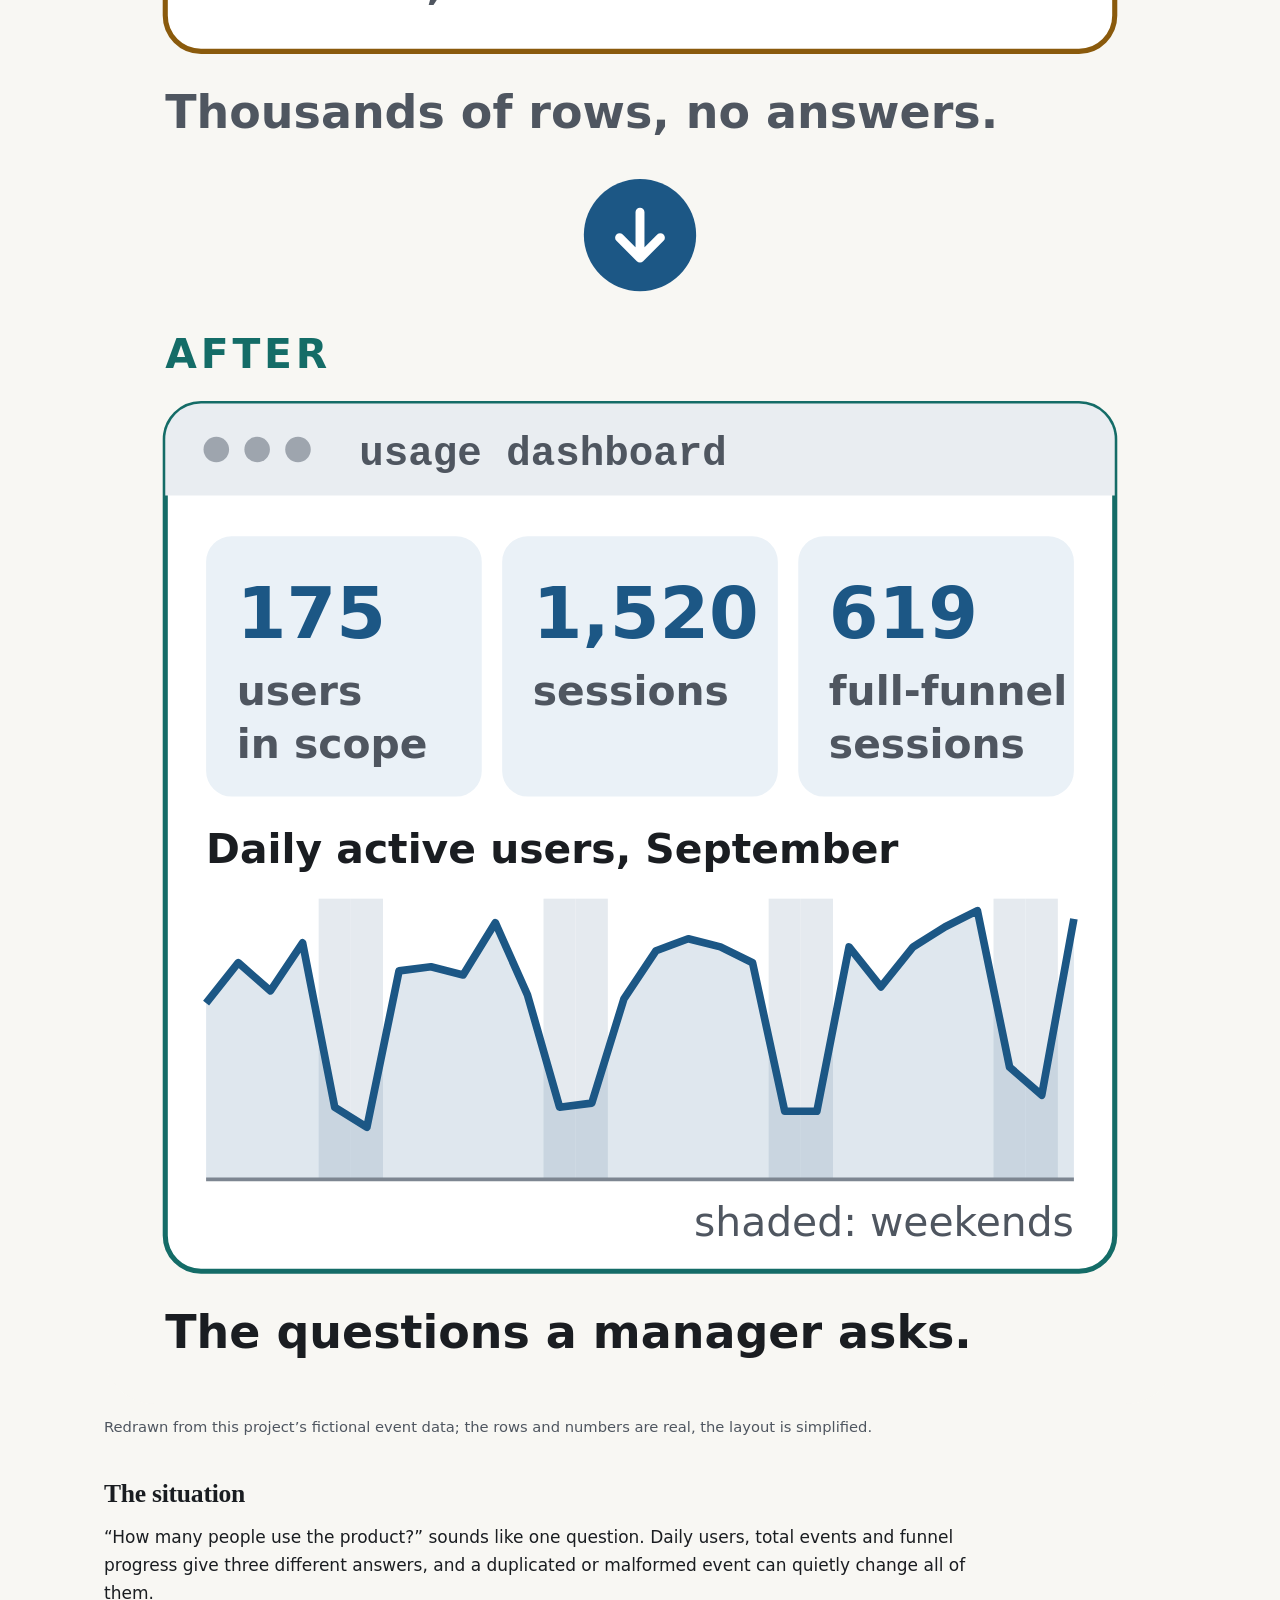
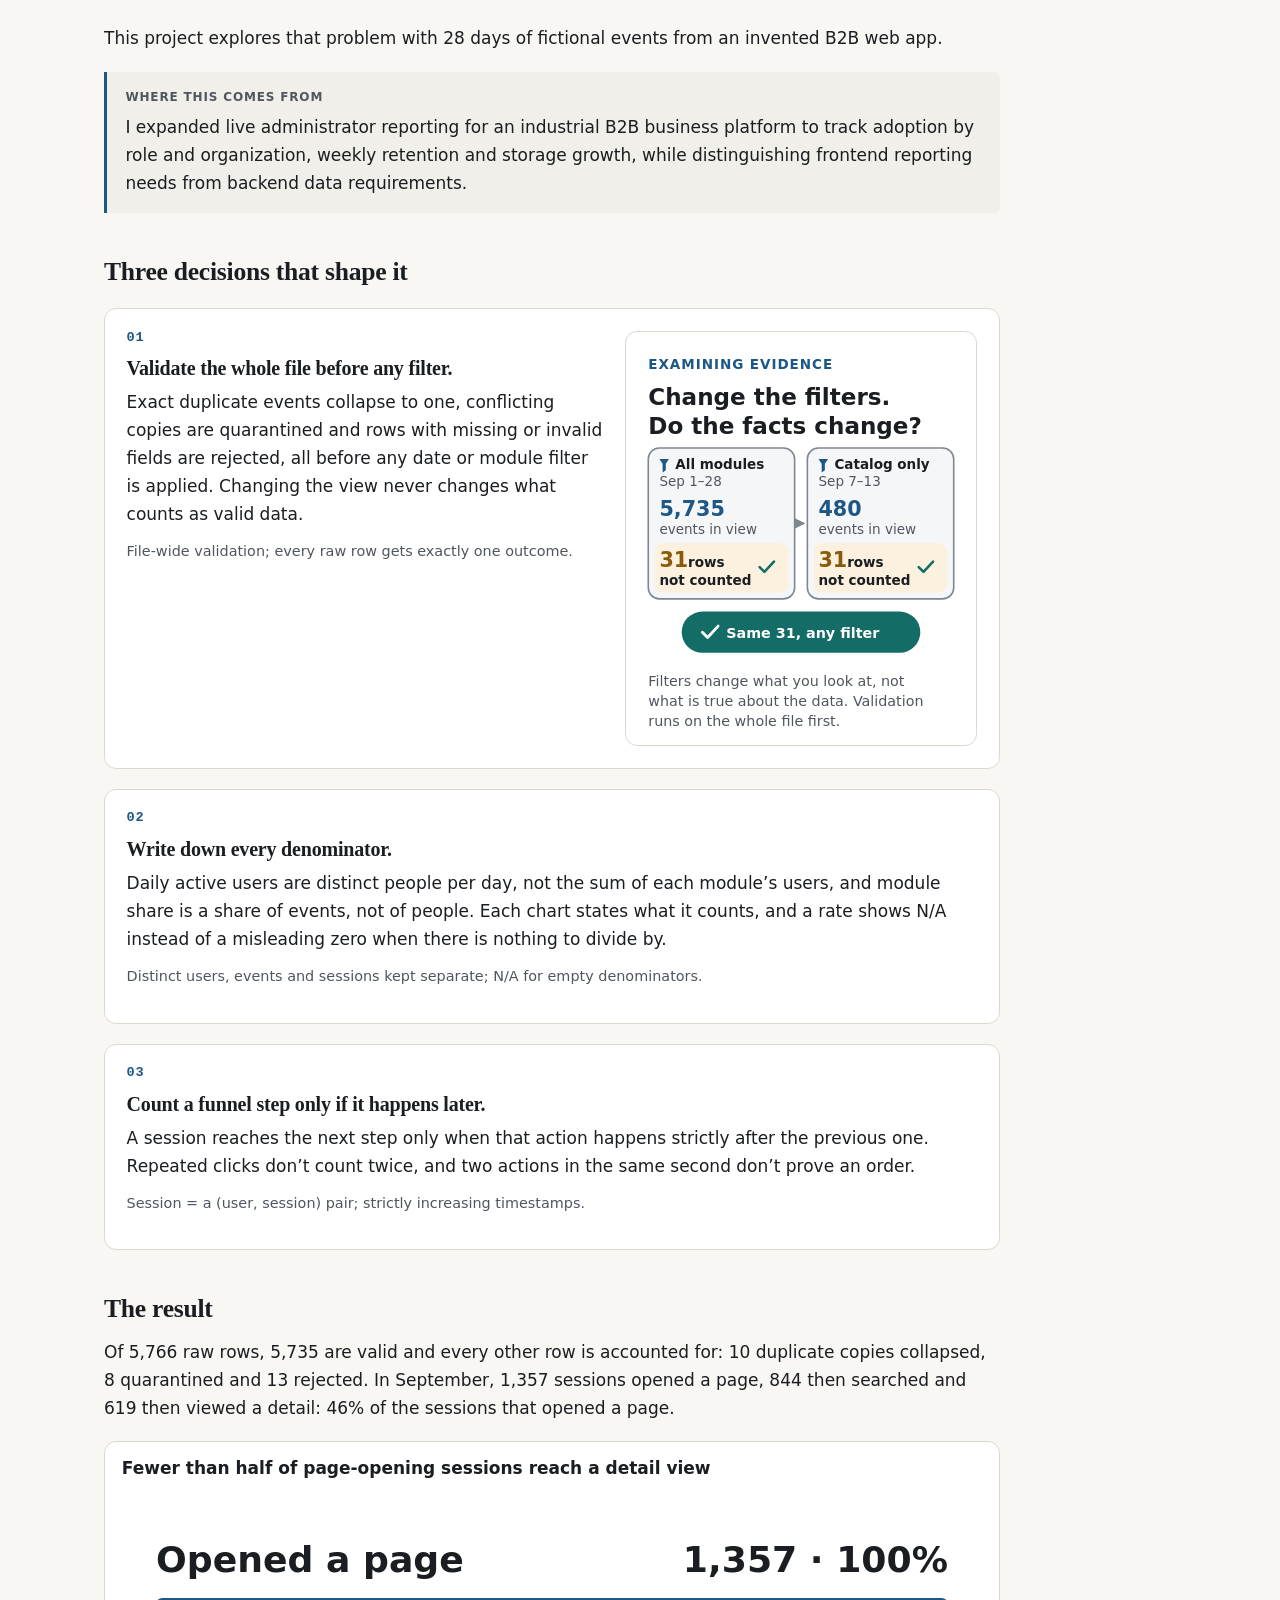
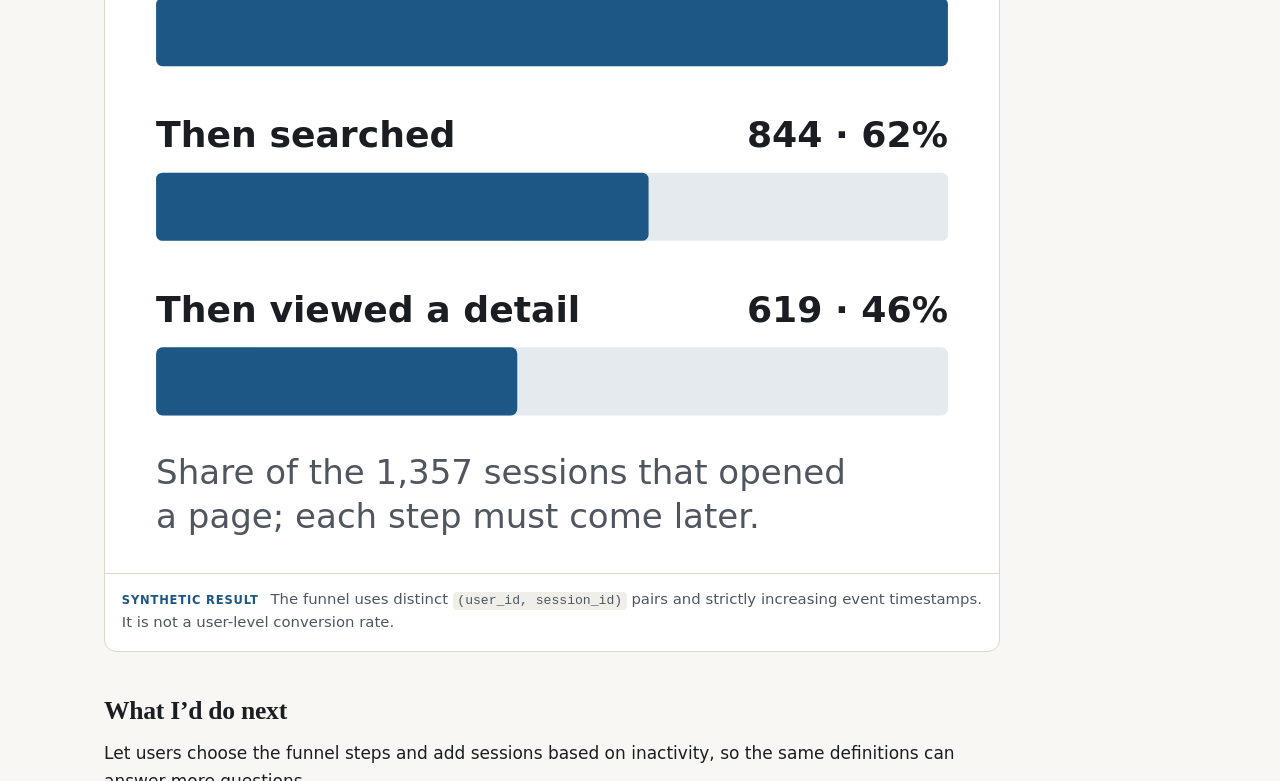
<file: projects/product-usage-analytics-demo/index.html>
<!doctype html>
<html lang="en">
<head>
  <meta charset="utf-8">
  <meta name="robots" content="noindex, nofollow">
  <meta name="viewport" content="width=device-width, initial-scale=1">
  <title>Product Usage Analytics Demo · HY · Portfolio</title>
  <meta name="description" content="Product analytics demonstration on fictional event data: validation first, then daily activity, module usage and an ordered funnel.">
  <link rel="icon" href="data:,">
  <link rel="stylesheet" href="../../assets/css/site.css">
  <script src="../../assets/js/render.js" defer></script>
</head>
<body data-page="project" data-project="product-usage-analytics-demo" data-root="../..">
  <a class="skip-link" href="#main">Skip to main content</a>
  <header class="site-header" id="site-header"><div class="wrap header__inner">
      <a class="brand" href="../../">HY</a>
      <nav aria-label="Primary">
        <ul class="nav">
          <li><a href="../../#experience">Experience</a></li>
          <li><a href="../../#projects">Case Studies</a></li>
          <li><a href="../../applied-thinking/">How I Think</a></li>
          <li><a href="../../#about">About</a></li>
          <li><a href="../../#contact">Contact</a></li>
        </ul>
      </nav>
    </div>
<!-- /site-header --></header>
  <div class="draft-banner" id="draft-banner" role="region" aria-label="Draft status" hidden>
<!-- /draft-banner --></div>
  <main id="main" tabindex="-1" data-prerendered="true">
    <div class="wrap story">
      <nav class="crumbs" aria-label="Breadcrumb">
        <ol>
          <li><a href="../../">Home</a></li>
          <li><a href="../../#projects">Case Studies</a></li>
          <li><span aria-current="page">Product Usage Analytics Demo</span></li>
        </ol>
      </nav>
      <header class="story-head">
        <p class="eyebrow">Product Usage Analytics Demo</p>
        <h1>Usage metrics that mean one thing</h1>
        <p class="story-head__lede">A small dashboard that validates raw event logs first, then turns them into daily activity, module usage and an ordered funnel, each with its definition written down.</p>
        <dl class="story-facts"><div><dt>My role</dt><dd>Requirements, edge cases and approvals; AI tools did the implementation</dd></div><div><dt>Built with</dt><dd>Python, pandas, Streamlit, Altair</dd></div><div><dt>Data</dt><dd>5,766 fictional event rows over 28 days</dd></div><div class="story-facts__decides"><dt>Who decides</dt><dd>Admins decide what to look into next.</dd></div></dl>
        <div class="actions"><a class="btn" href="https://github.com/h-yang-26/product-usage-analytics-demo">Source on GitHub<span class="visually-hidden">: Product Usage Analytics Demo</span></a></div>
      </header>
      <nav class="story-nav" aria-label="On this page"><ul><li><a href="#situation">Situation</a></li><li><a href="#decisions">Decisions</a></li><li><a href="#result">Result</a></li><li><a href="#next">What’s next</a></li><li><a href="#technical">Technical notes</a></li><li><a href="#role">My role</a></li><li><a href="#academic-connections">Academic connections</a></li></ul></nav>
      <figure class="showcase">
      <p class="showcase__title">Raw clicks in. Clear answers out.</p>
      <picture><source media="(prefers-color-scheme: dark) and (max-width: 49.99rem)" srcset="../../assets/visuals/ba-usage-narrow-dark.svg" width="420" height="862"><source media="(max-width: 49.99rem)" srcset="../../assets/visuals/ba-usage-narrow.svg" width="420" height="862"><source media="(prefers-color-scheme: dark)" srcset="../../assets/visuals/ba-usage-dark.svg" width="1000" height="470"><img src="../../assets/visuals/ba-usage.svg" alt="Before and after. Before: rows from the fictional event log, with time, user, module and action, fading into “5,766 rows like these”. After: a dashboard showing 175 users in scope, 1,520 sessions and 619 full-funnel sessions, with a September daily active users chart where weekends are shaded." width="1000" height="470" decoding="async"></picture>
      <figcaption>Redrawn from this project’s fictional event data; the rows and numbers are real, the layout is simplified.</figcaption>
    </figure>
      <article class="story-body">
        <section id="situation" aria-labelledby="situation-title">
          <h2 id="situation-title">The situation</h2>
          <p>“How many people use the product?” sounds like one question. Daily users, total events and funnel progress give three different answers, and a duplicated or malformed event can quietly change all of them.</p><p>This project explores that problem with 28 days of fictional events from an invented B2B web app.</p>
          <div class="story-origin"><p class="story-origin__label">Where this comes from</p><p>I expanded live administrator reporting for an industrial B2B business platform to track adoption by role and organization, weekly retention and storage growth, while distinguishing frontend reporting needs from backend data requirements.</p></div>
        </section>
        <section id="decisions" aria-labelledby="decisions-title">
          <h2 id="decisions-title">Three decisions that shape it</h2>
          <ol class="decisions"><li class="decision decision--visual">
          <div class="decision__text">
            <p class="decision__num" aria-hidden="true">01</p>
            <h3>Validate the whole file before any filter.</h3>
            <p>Exact duplicate events collapse to one, conflicting copies are quarantined and rows with missing or invalid fields are rejected, all before any date or module filter is applied. Changing the view never changes what counts as valid data.</p>
            <p class="decision__term">File-wide validation; every raw row gets exactly one outcome.</p>
          </div>
          <div class="decision__visual"><picture><source media="(prefers-color-scheme: dark)" srcset="../../assets/visuals/tile-filters-dark.svg" width="440" height="520"><img src="../../assets/visuals/tile-filters.svg" alt="Illustration: all modules for September 1–28 show 5,735 events and catalog for one week shows 480, but the 31 rows not counted stay the same under any filter, because validation runs on the whole file first." width="440" height="520" loading="lazy" decoding="async"></picture></div>
        </li><li class="decision">
          <div class="decision__text">
            <p class="decision__num" aria-hidden="true">02</p>
            <h3>Write down every denominator.</h3>
            <p>Daily active users are distinct people per day, not the sum of each module’s users, and module share is a share of events, not of people. Each chart states what it counts, and a rate shows N/A instead of a misleading zero when there is nothing to divide by.</p>
            <p class="decision__term">Distinct users, events and sessions kept separate; N/A for empty denominators.</p>
          </div>

        </li><li class="decision">
          <div class="decision__text">
            <p class="decision__num" aria-hidden="true">03</p>
            <h3>Count a funnel step only if it happens later.</h3>
            <p>A session reaches the next step only when that action happens strictly after the previous one. Repeated clicks don’t count twice, and two actions in the same second don’t prove an order.</p>
            <p class="decision__term">Session = a (user, session) pair; strictly increasing timestamps.</p>
          </div>

        </li></ol>
        </section>

        <section id="result" aria-labelledby="result-title">
          <h2 id="result-title">The result</h2>
          <p>Of 5,766 raw rows, 5,735 are valid and every other row is accounted for: 10 duplicate copies collapsed, 8 quarantined and 13 rejected. In September, 1,357 sessions opened a page, 844 then searched and 619 then viewed a detail: 46% of the sessions that opened a page.</p>
          <div class="visual-gallery"><figure class="technical-figure">
        <p class="figure-title">Fewer than half of page-opening sessions reach a detail view</p>
        <picture><source media="(prefers-color-scheme: dark) and (max-width: 39.99rem)" srcset="../../assets/visuals/analytics-funnel-narrow-dark.svg" width="420" height="324"><source media="(max-width: 39.99rem)" srcset="../../assets/visuals/analytics-funnel-narrow.svg" width="420" height="324"><source media="(prefers-color-scheme: dark)" srcset="../../assets/visuals/analytics-funnel-dark.svg" width="760" height="266"><img src="../../assets/visuals/analytics-funnel.svg" alt="Ordered session funnel for synthetic events: 1,357 page-view sessions, 844 sessions with a later search and 619 with a later detail view." width="760" height="266" loading="lazy" decoding="async"></picture>
        <figcaption><span class="figure-label">SYNTHETIC RESULT</span> The funnel uses distinct <code>(user_id, session_id)</code> pairs and strictly increasing event timestamps. It is not a user-level conversion rate.</figcaption>
      </figure></div>
        </section>
        <section id="next" aria-labelledby="next-title">
          <h2 id="next-title">What I’d do next</h2>
          <p>Let users choose the funnel steps and add sessions based on inactivity, so the same definitions can answer more questions.</p>
        </section>
        <section id="technical" aria-labelledby="technical-title">
          <h2 id="technical-title">Technical notes</h2>
          <ul class="tech-notes"><li>Every raw row has exactly one outcome: 5,766 raw = 5,735 valid + 10 collapsed + 8 quarantined + 13 rejected.</li><li>Timestamps must be <code>YYYY-MM-DDTHH:MM:SSZ</code> in UTC with ASCII digits; other offsets are rejected, not converted.</li><li>Date filters include the start date from midnight UTC and stop at midnight after the end date.</li><li>The metric code has no Streamlit dependency, so another interface could reuse the same definitions.</li><li>A seeded generator produces byte-identical data on every run; 44 pytest tests, including headless dashboard runs.</li></ul>
          <div class="visual-gallery"><figure class="technical-figure">
        <p class="figure-title">From raw events to defensible metrics</p>
        <picture><source media="(prefers-color-scheme: dark) and (max-width: 39.99rem)" srcset="../../assets/visuals/analytics-pipeline-narrow-dark.svg" width="420" height="600"><source media="(max-width: 39.99rem)" srcset="../../assets/visuals/analytics-pipeline-narrow.svg" width="420" height="600"><source media="(prefers-color-scheme: dark)" srcset="../../assets/visuals/analytics-pipeline-dark.svg" width="760" height="330"><img src="../../assets/visuals/analytics-pipeline.svg" alt="Synthetic telemetry pipeline diagram: 5,766 raw rows are validated file-wide; 5,735 valid events feed the usage metrics and 31 are excluded (10 identical copies collapsed, 8 conflicting, 13 invalid)." width="760" height="330" loading="lazy" decoding="async"></picture>
        <figcaption><span class="figure-label">SYSTEM / MODEL</span> File-wide validation precedes date and module filters; invalid or conflicting events do not enter the usage metrics.</figcaption>
      </figure></div>
          <p><a class="btn" href="https://github.com/h-yang-26/product-usage-analytics-demo#readme">Full definitions, tests and run instructions on GitHub</a></p>
        </section>
        <section id="role" aria-labelledby="role-title">
          <h2 id="role-title">My role</h2>
          <p>I co-developed the original agent prompt kit for this project with AI assistance, and I provided the business context, project purpose and initial architecture outline. I set requirements, evaluation criteria, edge-case priorities and approval decisions.</p><p>I used a planner-and-builder AI workflow to produce the implementation and supporting documentation. AI tools performed the implementation work, while I remained responsible for the project&#39;s direction and final approvals.</p><p>During the first review round, I personally followed the project&#39;s run-and-check instructions in PowerShell and confirmed that the outputs matched the agents&#39; reports. Later corrections and their regression results were verified by agents.</p>
          <h3>What I learned</h3><p>I learned to connect a metric to the administrator&#39;s question before choosing a chart. Distinct users, event volume and funnel progression describe different aspects of activity. Clear populations, time windows, denominators and data-quality diagnostics help administrators interpret those numbers and decide what to investigate next.</p>
          <p><a href="../../how-these-were-built/">How these were built<span aria-hidden="true">&nbsp;→</span></a></p>
        </section>
        <section id="academic-connections" aria-labelledby="academic-connections-title">
          <h2 id="academic-connections-title">Academic connections</h2><p>These are conceptual connections to the reasoning described in Applied Thinking. They do not claim formal implementation of every theory.</p><ul class="thinking-links"><li><a href="../../applied-thinking/#inference-evidence">P1 · Examining the Reasoning Behind Evidence</a></li><li><a href="../../applied-thinking/#responsible-abstraction">P2 · Simplifying Without Losing What Matters</a></li></ul></section>
      </article>
    </div>
    <nav class="pager wrap" aria-label="Other projects">
      <a class="prev" rel="prev" href="../../projects/inventory-shipping-optimization-lab/">
        <span class="pager__dir">Previous project</span><span class="pager__title">Inventory and Shipping Optimization Lab</span></a><a class="next" rel="next" href="../../projects/b2b-sales-systems-case-study/">
        <span class="pager__dir">Next project</span><span class="pager__title">B2B Sales Systems Case Study</span></a>
    </nav>
<!-- /main --></main>
  <footer class="site-footer" id="site-footer"><div class="wrap footer__inner">
      <p>All data in these projects is fictional, and the results say nothing about my employer’s systems. The projects were built independently of my employer: AI tools did the implementation under my direction, and I approved the results. <a href="../../how-these-were-built/">How these were built</a></p>
      <p>This site sets no cookies and loads no analytics, tracking scripts or third-party content.</p>
    </div>
<!-- /site-footer --></footer>
</body>
</html>
</file>
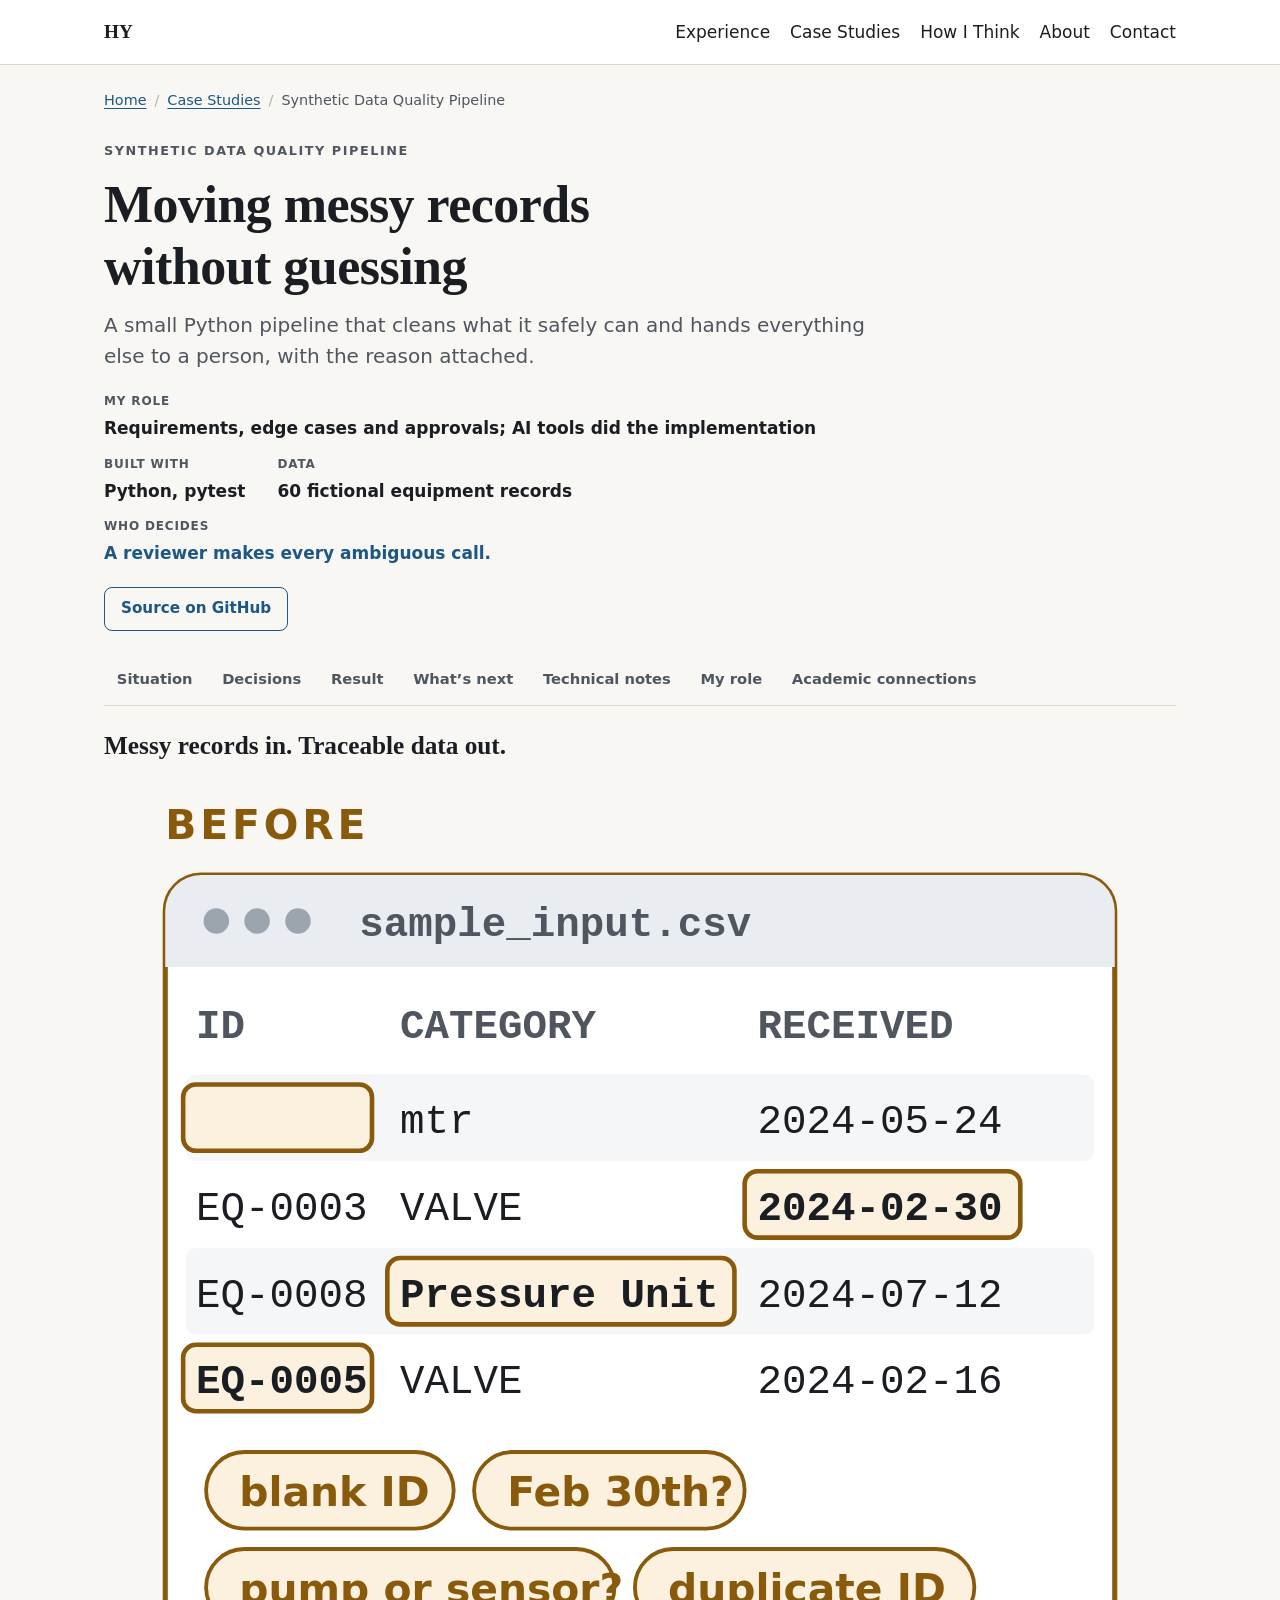
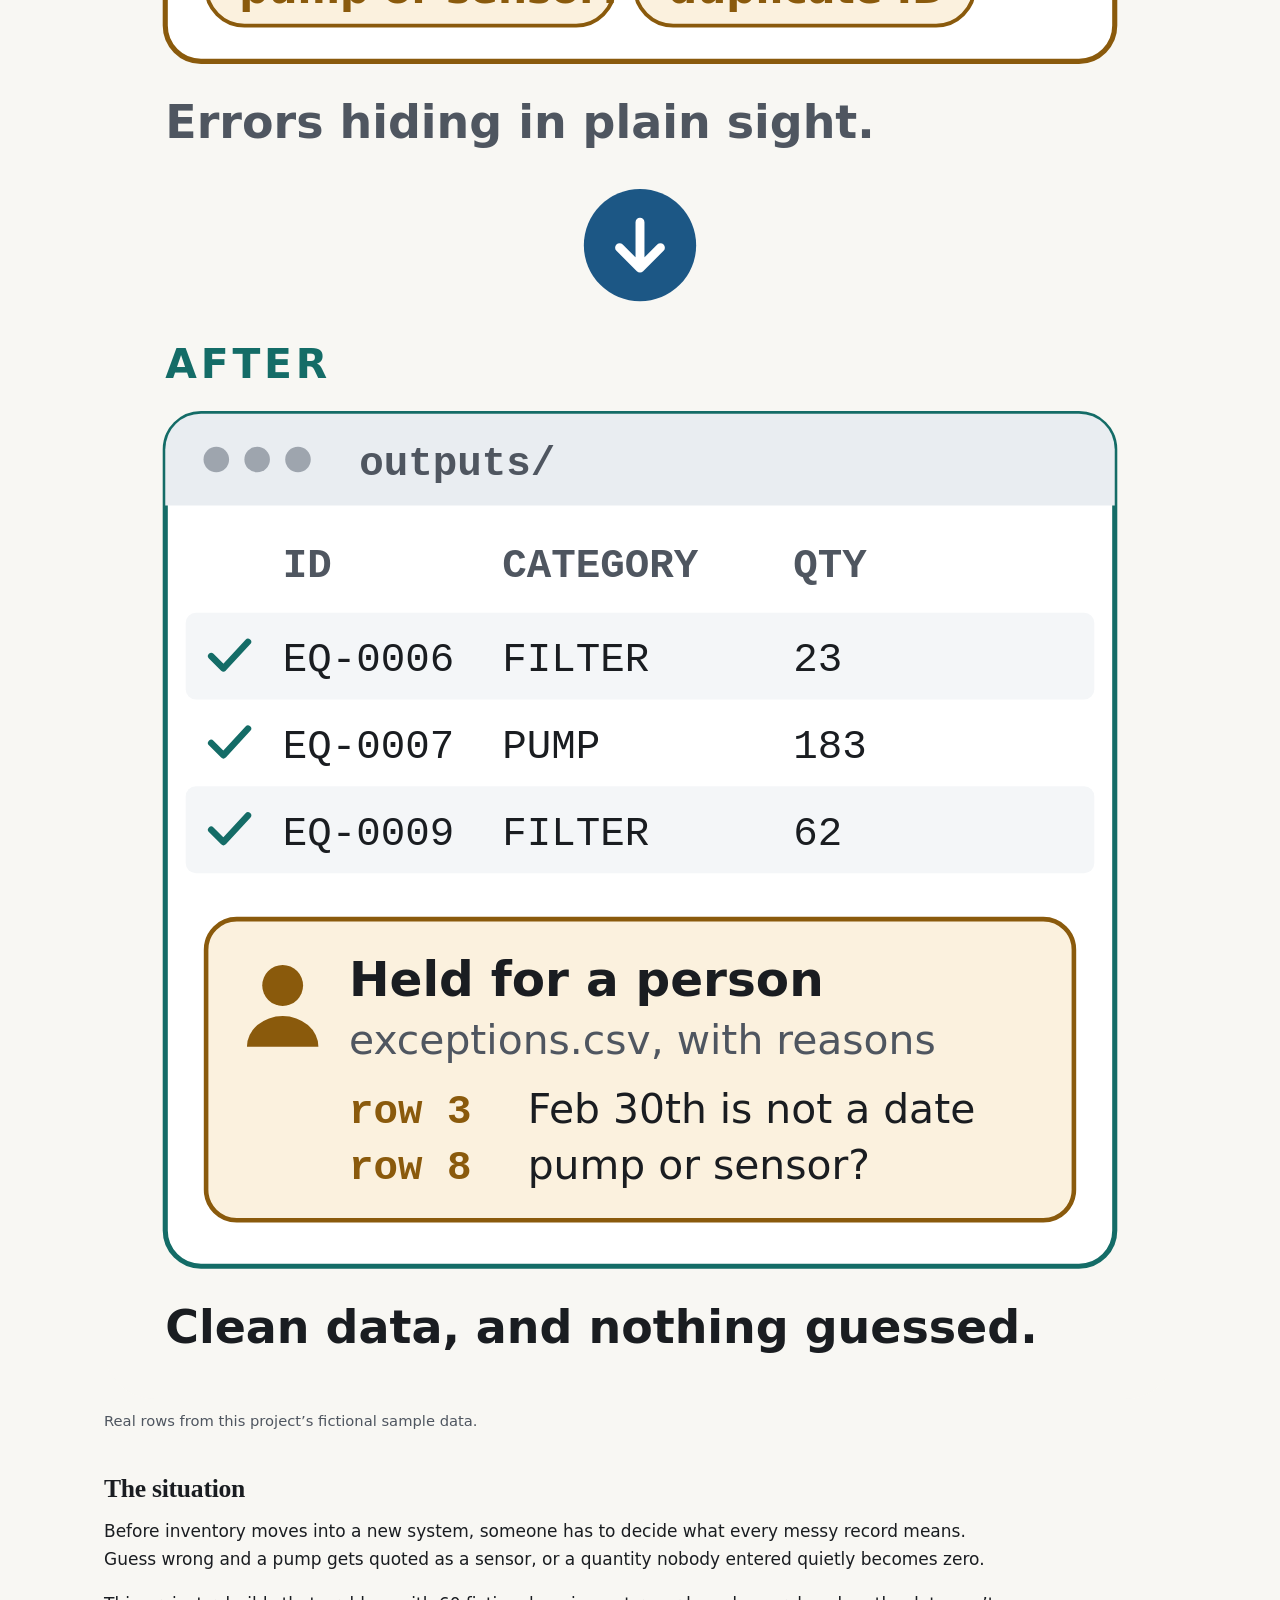
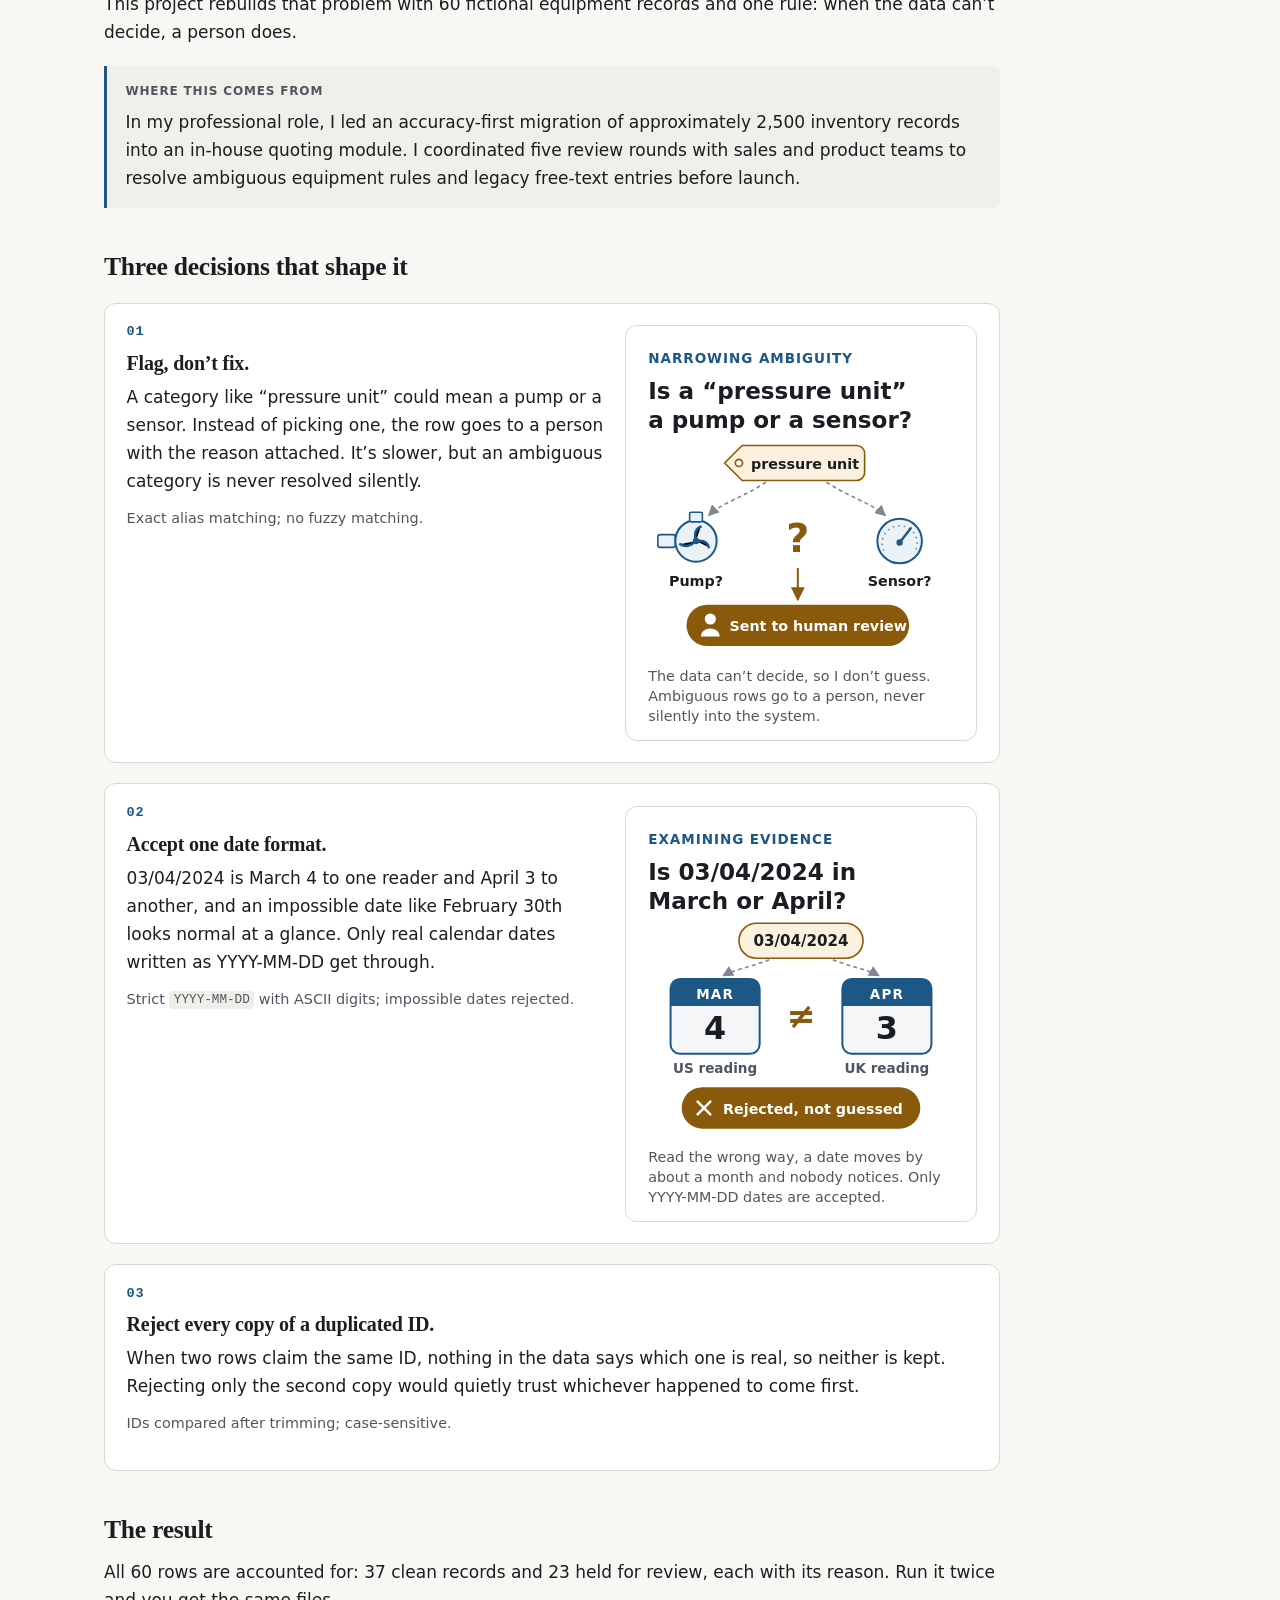
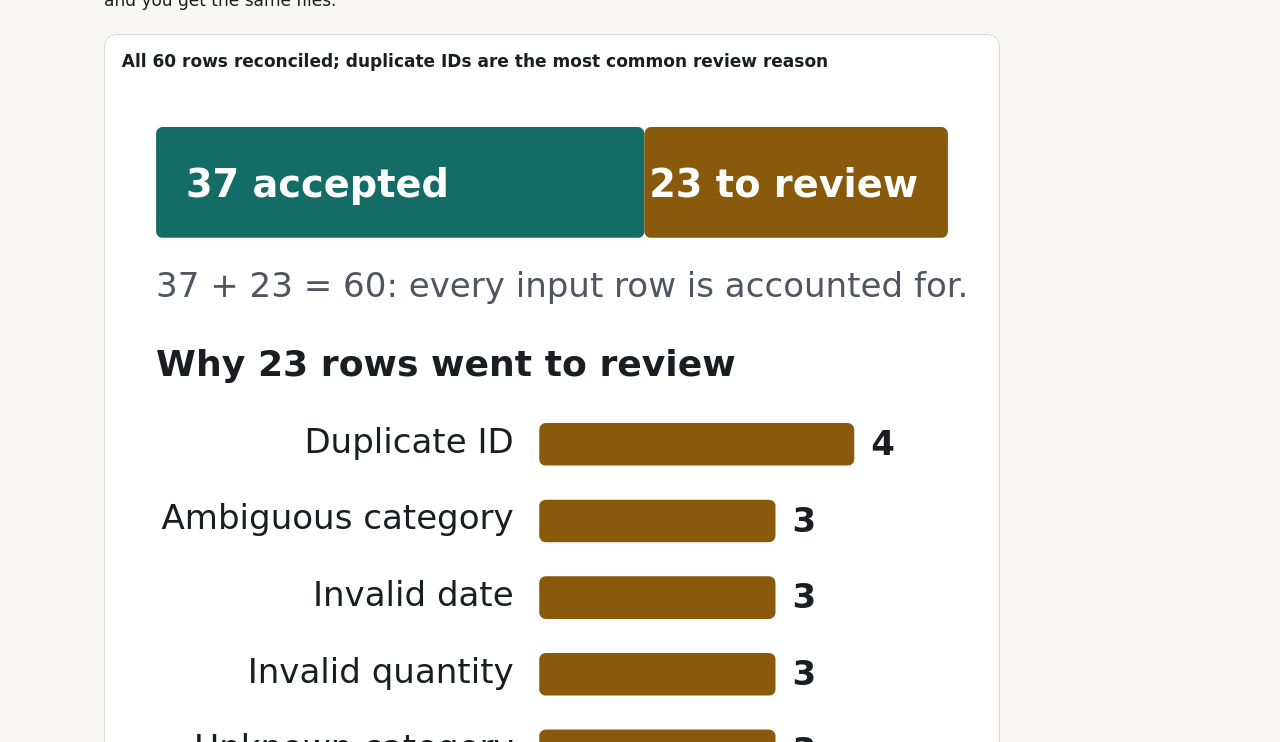
<file: projects/synthetic-data-quality-pipeline/index.html>
<!doctype html>
<html lang="en">
<head>
  <meta charset="utf-8">
  <meta name="robots" content="noindex, nofollow">
  <meta name="viewport" content="width=device-width, initial-scale=1">
  <title>Synthetic Data Quality Pipeline · HY · Portfolio</title>
  <meta name="description" content="Data-quality pipeline demonstration on fictional records: every input row is accepted or sent to review with a reason.">
  <link rel="icon" href="data:,">
  <link rel="stylesheet" href="../../assets/css/site.css">
  <script src="../../assets/js/render.js" defer></script>
</head>
<body data-page="project" data-project="synthetic-data-quality-pipeline" data-root="../..">
  <a class="skip-link" href="#main">Skip to main content</a>
  <header class="site-header" id="site-header"><div class="wrap header__inner">
      <a class="brand" href="../../">HY</a>
      <nav aria-label="Primary">
        <ul class="nav">
          <li><a href="../../#experience">Experience</a></li>
          <li><a href="../../#projects">Case Studies</a></li>
          <li><a href="../../applied-thinking/">How I Think</a></li>
          <li><a href="../../#about">About</a></li>
          <li><a href="../../#contact">Contact</a></li>
        </ul>
      </nav>
    </div>
<!-- /site-header --></header>
  <div class="draft-banner" id="draft-banner" role="region" aria-label="Draft status" hidden>
<!-- /draft-banner --></div>
  <main id="main" tabindex="-1" data-prerendered="true">
    <div class="wrap story">
      <nav class="crumbs" aria-label="Breadcrumb">
        <ol>
          <li><a href="../../">Home</a></li>
          <li><a href="../../#projects">Case Studies</a></li>
          <li><span aria-current="page">Synthetic Data Quality Pipeline</span></li>
        </ol>
      </nav>
      <header class="story-head">
        <p class="eyebrow">Synthetic Data Quality Pipeline</p>
        <h1>Moving messy records without guessing</h1>
        <p class="story-head__lede">A small Python pipeline that cleans what it safely can and hands everything else to a person, with the reason attached.</p>
        <dl class="story-facts"><div><dt>My role</dt><dd>Requirements, edge cases and approvals; AI tools did the implementation</dd></div><div><dt>Built with</dt><dd>Python, pytest</dd></div><div><dt>Data</dt><dd>60 fictional equipment records</dd></div><div class="story-facts__decides"><dt>Who decides</dt><dd>A reviewer makes every ambiguous call.</dd></div></dl>
        <div class="actions"><a class="btn" href="https://github.com/h-yang-26/synthetic-data-quality-pipeline">Source on GitHub<span class="visually-hidden">: Synthetic Data Quality Pipeline</span></a></div>
      </header>
      <nav class="story-nav" aria-label="On this page"><ul><li><a href="#situation">Situation</a></li><li><a href="#decisions">Decisions</a></li><li><a href="#result">Result</a></li><li><a href="#next">What’s next</a></li><li><a href="#technical">Technical notes</a></li><li><a href="#role">My role</a></li><li><a href="#academic-connections">Academic connections</a></li></ul></nav>
      <figure class="showcase">
      <p class="showcase__title">Messy records in. Traceable data out.</p>
      <picture><source media="(prefers-color-scheme: dark) and (max-width: 49.99rem)" srcset="../../assets/visuals/ba-data-narrow-dark.svg" width="420" height="872"><source media="(max-width: 49.99rem)" srcset="../../assets/visuals/ba-data-narrow.svg" width="420" height="872"><source media="(prefers-color-scheme: dark)" srcset="../../assets/visuals/ba-data-dark.svg" width="1000" height="470"><img src="../../assets/visuals/ba-data.svg" alt="Before and after. Before: rows from the fictional sample input, where one has a blank ID, one has the date 2024-02-30, one says N/A for quantity, one has the category “Pressure Unit” and one repeats another row’s ID. After: clean records with standard categories, and an exceptions file holding rows for a person with their reasons." width="1000" height="470" decoding="async"></picture>
      <figcaption>Real rows from this project’s fictional sample data.</figcaption>
    </figure>
      <article class="story-body">
        <section id="situation" aria-labelledby="situation-title">
          <h2 id="situation-title">The situation</h2>
          <p>Before inventory moves into a new system, someone has to decide what every messy record means. Guess wrong and a pump gets quoted as a sensor, or a quantity nobody entered quietly becomes zero.</p><p>This project rebuilds that problem with 60 fictional equipment records and one rule: when the data can’t decide, a person does.</p>
          <div class="story-origin"><p class="story-origin__label">Where this comes from</p><p>In my professional role, I led an accuracy-first migration of approximately 2,500 inventory records into an in-house quoting module. I coordinated five review rounds with sales and product teams to resolve ambiguous equipment rules and legacy free-text entries before launch.</p></div>
        </section>
        <section id="decisions" aria-labelledby="decisions-title">
          <h2 id="decisions-title">Three decisions that shape it</h2>
          <ol class="decisions"><li class="decision decision--visual">
          <div class="decision__text">
            <p class="decision__num" aria-hidden="true">01</p>
            <h3>Flag, don’t fix.</h3>
            <p>A category like “pressure unit” could mean a pump or a sensor. Instead of picking one, the row goes to a person with the reason attached. It’s slower, but an ambiguous category is never resolved silently.</p>
            <p class="decision__term">Exact alias matching; no fuzzy matching.</p>
          </div>
          <div class="decision__visual"><picture><source media="(prefers-color-scheme: dark)" srcset="../../assets/visuals/tile-ambiguity-dark.svg" width="440" height="520"><img src="../../assets/visuals/tile-ambiguity.svg" alt="Illustration: the label “pressure unit” could point to a pump or a sensor, so the row is sent to human review." width="440" height="520" loading="lazy" decoding="async"></picture></div>
        </li><li class="decision decision--visual">
          <div class="decision__text">
            <p class="decision__num" aria-hidden="true">02</p>
            <h3>Accept one date format.</h3>
            <p>03/04/2024 is March 4 to one reader and April 3 to another, and an impossible date like February 30th looks normal at a glance. Only real calendar dates written as YYYY-MM-DD get through.</p>
            <p class="decision__term">Strict <code>YYYY-MM-DD</code> with ASCII digits; impossible dates rejected.</p>
          </div>
          <div class="decision__visual"><picture><source media="(prefers-color-scheme: dark)" srcset="../../assets/visuals/tile-evidence-dark.svg" width="440" height="520"><img src="../../assets/visuals/tile-evidence.svg" alt="Illustration: 03/04/2024 reads as March 4 in the US and April 3 in the UK, so the date is rejected rather than guessed." width="440" height="520" loading="lazy" decoding="async"></picture></div>
        </li><li class="decision">
          <div class="decision__text">
            <p class="decision__num" aria-hidden="true">03</p>
            <h3>Reject every copy of a duplicated ID.</h3>
            <p>When two rows claim the same ID, nothing in the data says which one is real, so neither is kept. Rejecting only the second copy would quietly trust whichever happened to come first.</p>
            <p class="decision__term">IDs compared after trimming; case-sensitive.</p>
          </div>

        </li></ol>
        </section>

        <section id="result" aria-labelledby="result-title">
          <h2 id="result-title">The result</h2>
          <p>All 60 rows are accounted for: 37 clean records and 23 held for review, each with its reason. Run it twice and you get the same files.</p>
          <div class="visual-gallery"><figure class="technical-figure">
        <p class="figure-title">All 60 rows reconciled; duplicate IDs are the most common review reason</p>
        <picture><source media="(prefers-color-scheme: dark) and (max-width: 39.99rem)" srcset="../../assets/visuals/data-quality-results-narrow-dark.svg" width="420" height="535"><source media="(max-width: 39.99rem)" srcset="../../assets/visuals/data-quality-results-narrow.svg" width="420" height="535"><source media="(prefers-color-scheme: dark)" srcset="../../assets/visuals/data-quality-results-dark.svg" width="760" height="514"><img src="../../assets/visuals/data-quality-results.svg" alt="Synthetic sample chart: 60 rows, 37 accepted and 23 held for review. Review reasons, one per row: duplicate ID 4; ambiguous category, invalid date, invalid quantity and unknown category 3 each; missing ID and missing quantity 2 each; missing category, missing date and missing item name 1 each." width="760" height="514" loading="lazy" decoding="async"></picture>
        <figcaption><span class="figure-label">SYNTHETIC RESULT</span> The 60-row generated sample reconciles completely. Counts come from the committed <code>outputs/summary.json</code>.</figcaption>
      </figure></div>
        </section>
        <section id="next" aria-labelledby="next-title">
          <h2 id="next-title">What I’d do next</h2>
          <p>A simple review screen: each held row with its reason and the closest likely match shown, with the final call left to the reviewer.</p>
        </section>
        <section id="technical" aria-labelledby="technical-title">
          <h2 id="technical-title">Technical notes</h2>
          <ul class="tech-notes"><li>Input and mapping files are checked for structural problems before anything is written; a malformed file stops the run with exit code 2, while bad rows become reviewable exceptions.</li><li>Every input row gets exactly one outcome, and <code>summary.json</code> reconciles input = accepted + rejected.</li><li>A blank quantity is missing, while an explicit <code>0</code> is a valid count; neither is defaulted.</li><li>Exceptions keep the source row number, the raw values and every error code, so a reviewer sees exactly what arrived.</li><li>Outputs carry no timestamps, so a rerun is byte-for-byte identical.</li><li>Standard-library Python at runtime; 21 pytest tests, including a small fixture whose expected output was worked out by hand.</li></ul>

          <p><a class="btn" href="https://github.com/h-yang-26/synthetic-data-quality-pipeline#readme">Full method, tests and run instructions on GitHub</a></p>
        </section>
        <section id="role" aria-labelledby="role-title">
          <h2 id="role-title">My role</h2>
          <p>I co-developed the original agent prompt kit for this project with AI assistance, and I provided the business context, project purpose and initial architecture outline. I set requirements, evaluation criteria, edge-case priorities and approval decisions.</p><p>I used a planner-and-builder AI workflow to produce the implementation and supporting documentation. AI tools performed the implementation work, while I remained responsible for the project&#39;s direction and final approvals.</p><p>During the first review round, I personally followed the project&#39;s run-and-check instructions in PowerShell and confirmed that the outputs matched the agents&#39; reports. Later corrections and their regression results were verified by agents.</p>
          <h3>What I learned</h3><p>I learned to distinguish missing information from an explicit zero and to preserve that distinction throughout validation. I also became more deliberate about using deterministic transformations only when the available facts support a clear decision. Ambiguous mappings belong in a traceable review process rather than being resolved through an undocumented guess.</p>
          <p><a href="../../how-these-were-built/">How these were built<span aria-hidden="true">&nbsp;→</span></a></p>
        </section>
        <section id="academic-connections" aria-labelledby="academic-connections-title">
          <h2 id="academic-connections-title">Academic connections</h2><p>These are conceptual connections to the reasoning described in Applied Thinking. They do not claim formal implementation of every theory.</p><ul class="thinking-links"><li><a href="../../applied-thinking/#boundary-refinement">A2 · Narrowing Ambiguity</a></li><li><a href="../../applied-thinking/#inference-evidence">P1 · Examining the Reasoning Behind Evidence</a></li></ul></section>
      </article>
    </div>
    <nav class="pager wrap" aria-label="Other projects">
      <a class="prev" rel="prev" href="../../projects/b2b-sales-systems-case-study/">
        <span class="pager__dir">Previous project</span><span class="pager__title">B2B Sales Systems Case Study</span></a><a class="next" rel="next" href="../../projects/inventory-shipping-optimization-lab/">
        <span class="pager__dir">Next project</span><span class="pager__title">Inventory and Shipping Optimization Lab</span></a>
    </nav>
<!-- /main --></main>
  <footer class="site-footer" id="site-footer"><div class="wrap footer__inner">
      <p>All data in these projects is fictional, and the results say nothing about my employer’s systems. The projects were built independently of my employer: AI tools did the implementation under my direction, and I approved the results. <a href="../../how-these-were-built/">How these were built</a></p>
      <p>This site sets no cookies and loads no analytics, tracking scripts or third-party content.</p>
    </div>
<!-- /site-footer --></footer>
</body>
</html>
</file>
<file: assets/css/site.css>
/* Visual styles only. Site text lives in content/site.json. */

:root {
  color-scheme: light;
  --bg: #f8f7f3;
  --surface: #ffffff;
  --surface-sunk: #f1efe9;
  --text: #1a1d21;
  --muted: #4f5660;
  --border: #dcd8ce;
  --border-strong: #b5ae9f;
  --accent: #1c5785;
  --accent-hover: #123f62;
  --on-accent: #ffffff;
  --chip-bg: #e6eef5;
  --chip-fg: #1b4467;
  --ok-bg: #e2f0e6;
  --ok-fg: #17552e;
  --open-bg: #f5ebd0;
  --open-fg: #5f4200;
  --bad-bg: #f9e1e1;
  --bad-fg: #8c1c1c;
  --ph-bg: #fff3cf;
  --ph-fg: #5c3d00;
  --ph-border: #b07f00;
  --off-bg: #ecebe6;
  --off-fg: #575c63;
  --off-border: #b9b4a9;
  --code-bg: #f0eee8;
  --shadow: 0 1px 2px rgb(20 20 20 / 0.05), 0 6px 20px rgb(20 20 20 / 0.04);
  --radius: 12px;
  --radius-sm: 6px;
  --sans: system-ui, -apple-system, "Segoe UI", Roboto, "Helvetica Neue", Arial, sans-serif;
  --serif: "Iowan Old Style", "Palatino Linotype", Palatino, "Book Antiqua", Georgia, serif;
  --mono: ui-monospace, "Cascadia Code", "Cascadia Mono", Consolas, "SF Mono", Menlo, monospace;
}

@media (prefers-color-scheme: dark) {
  :root {
    color-scheme: dark;
    --bg: #111315;
    --surface: #191c1f;
    --surface-sunk: #15181a;
    --text: #e9e7e2;
    --muted: #a9aeb5;
    --border: #2d3237;
    --border-strong: #4a5057;
    --accent: #8cc0ea;
    --accent-hover: #b8d8f3;
    --on-accent: #0c1923;
    --chip-bg: #1d2a36;
    --chip-fg: #b9d6ee;
    --ok-bg: #15301f;
    --ok-fg: #9bdcb0;
    --open-bg: #33290f;
    --open-fg: #f0cf7a;
    --bad-bg: #3a1717;
    --bad-fg: #f2a7a7;
    --ph-bg: #2e250a;
    --ph-fg: #f5d47e;
    --ph-border: #a87f14;
    --off-bg: #202326;
    --off-fg: #a6abb1;
    --off-border: #474c52;
    --code-bg: #1f2326;
    --shadow: none;
  }
}

/* ---------- base ---------- */

*, *::before, *::after { box-sizing: border-box; }

html {
  -webkit-text-size-adjust: 100%;
  text-size-adjust: 100%;
  scroll-padding-top: 1rem;
}

@media (prefers-reduced-motion: no-preference) {
  html { scroll-behavior: smooth; }
}

body {
  margin: 0;
  background: var(--bg);
  color: var(--text);
  font: 400 1.0625rem/1.65 var(--sans);
}

a {
  color: var(--accent);
  text-decoration-thickness: 1px;
  text-underline-offset: 0.18em;
}

a:hover { color: var(--accent-hover); text-decoration-thickness: 2px; }

:focus-visible {
  outline: 3px solid var(--accent);
  outline-offset: 3px;
  border-radius: 4px;
}

main:focus { outline: none; }

h1, h2, h3 {
  margin: 0 0 0.5em;
  font-family: var(--serif);
  font-weight: 600;
  line-height: 1.2;
  letter-spacing: -0.01em;
  text-wrap: balance;
}

h1 { font-size: clamp(2.1rem, 1.6rem + 2.4vw, 3.25rem); }
h2 { font-size: clamp(1.55rem, 1.35rem + 0.9vw, 2rem); }
h3 { font-size: 1.25rem; }

h4 { margin: 0 0 0.75rem; font: 600 1.3rem/1.3 var(--serif); text-wrap: balance; }

p { margin: 0 0 1em; }

code {
  padding: 0.1em 0.35em;
  border-radius: 4px;
  background: var(--code-bg);
  font-family: var(--mono);
  font-size: 0.88em;
  overflow-wrap: anywhere;
}

.wrap {
  width: 100%;
  max-width: 70rem;
  margin-inline: auto;
  padding-inline: 1rem;
}

@media (min-width: 40rem) {
  .wrap { padding-inline: 1.5rem; }
}

.visually-hidden {
  position: absolute !important;
  width: 1px;
  height: 1px;
  margin: -1px;
  padding: 0;
  overflow: hidden;
  clip: rect(0 0 0 0);
  white-space: nowrap;
  border: 0;
}

.skip-link {
  position: absolute;
  top: -100px;
  left: 1rem;
  z-index: 10;
  padding: 0.6rem 1rem;
  border-radius: var(--radius-sm);
  background: var(--accent);
  color: var(--on-accent);
  font-weight: 600;
}

.skip-link:focus { top: 1rem; color: var(--on-accent); }

.note { color: var(--muted); font-size: 0.92rem; }

/* ---------- header, banner, footer ---------- */

.site-header {
  border-bottom: 1px solid var(--border);
  background: var(--surface);
}

.header__inner {
  display: flex;
  flex-wrap: wrap;
  align-items: center;
  justify-content: space-between;
  gap: 0.25rem 1.5rem;
  padding-block: 0.6rem;
}

.brand {
  padding-block: 0.4rem;
  color: var(--text);
  font-family: var(--serif);
  font-size: 1.2rem;
  font-weight: 600;
  text-decoration: none;
}

.brand:hover { color: var(--accent); }
.brand .ph { font-size: 0.72em; }

.nav {
  display: flex;
  flex-wrap: wrap;
  gap: 0 1.25rem;
  margin: 0;
  padding: 0;
  list-style: none;
}

.nav a {
  display: inline-block;
  padding-block: 0.5rem;
  color: var(--text);
  font-weight: 500;
  text-decoration: none;
}

.nav a:hover { color: var(--accent); text-decoration: underline; }

.draft-banner {
  border-bottom: 1px solid var(--ph-border);
  background: var(--ph-bg);
  color: var(--ph-fg);
  font-size: 0.95rem;
}

.draft-banner .wrap { padding-block: 0.75rem; }
.draft-banner p { margin: 0; }
.draft-banner details { margin-top: 0.35rem; }
.draft-banner summary { width: fit-content; font-weight: 600; cursor: pointer; }

.pending-list {
  margin: 0.5rem 0 0.25rem;
  padding-left: 1.2rem;
  columns: 2 24rem;
  column-gap: 2.5rem;
}

.pending-list li { margin-bottom: 0.35rem; break-inside: avoid; }

.pending-list code {
  display: block;
  padding: 0;
  background: none;
  color: inherit;
  font-size: 0.8em;
}

.site-footer {
  border-top: 1px solid var(--border);
  background: var(--surface);
  color: var(--muted);
  font-size: 0.9rem;
}

.footer__inner { padding-block: 1.75rem 2rem; }
.site-footer p { max-width: 52rem; }
.site-footer p:last-child { margin-bottom: 0; }

/* ---------- placeholders and disabled links ---------- */

.ph {
  display: inline-flex;
  flex-wrap: wrap;
  align-items: baseline;
  gap: 0.4em;
  padding: 0.05em 0.55em;
  border: 1.5px dashed var(--ph-border);
  border-radius: var(--radius-sm);
  background: var(--ph-bg);
  color: var(--ph-fg);
  font-family: var(--sans);
  font-size: 0.85em;
  font-weight: 500;
  line-height: 1.5;
  letter-spacing: 0;
}

.ph__tag {
  font-size: 0.75em;
  font-weight: 700;
  letter-spacing: 0.08em;
  text-transform: uppercase;
}

.ph--block {
  display: block;
  max-width: 44rem;
  margin: 0 0 1rem;
  padding: 0.85rem 1rem;
  font-size: 0.95rem;
}

.ph--block p { margin: 0.3rem 0 0; }
.ph--block .ph__title { margin: 0; font-weight: 600; }
.ph--block code { padding: 0; background: none; color: inherit; }
.ph__path { font-size: 0.88em; }

h1 .ph { font-size: 0.5em; vertical-align: middle; }

.btn {
  display: inline-flex;
  align-items: center;
  flex-wrap: wrap;
  gap: 0.15rem 0.5rem;
  min-height: 2.75rem;
  padding: 0.5rem 1rem;
  border: 1.5px solid var(--accent);
  border-radius: 8px;
  background: transparent;
  color: var(--accent);
  font-size: 0.95rem;
  font-weight: 600;
  line-height: 1.3;
  text-decoration: none;
}

.btn:hover { background: var(--chip-bg); color: var(--accent-hover); }

.btn--primary { background: var(--accent); color: var(--on-accent); }
.btn--primary:hover { border-color: var(--accent-hover); background: var(--accent-hover); color: var(--on-accent); }

.btn--off,
.btn--off:hover {
  border: 1.5px dashed var(--off-border);
  background: var(--off-bg);
  color: var(--off-fg);
  cursor: not-allowed;
}

.btn__note { font-size: 0.85em; font-weight: 500; }
.btn__note::before { content: "· "; }

.icon { flex: none; }

.actions {
  display: flex;
  flex-wrap: wrap;
  gap: 0.6rem;
}

@media (forced-colors: active) {
  .btn--off { border-color: GrayText; color: GrayText; }
  .ph { border-color: CanvasText; }
}

/* ---------- home ---------- */

.hero { padding-block: clamp(2.5rem, 7vw, 5rem) clamp(2rem, 5vw, 3rem); }

.eyebrow {
  margin-bottom: 0.75rem;
  color: var(--muted);
  font-size: 0.8rem;
  font-weight: 700;
  letter-spacing: 0.12em;
  text-transform: uppercase;
}

.hero__intro { max-width: 44rem; }

.hero__summary {
  max-width: 44rem;
  margin: 0;
  color: var(--muted);
  font-size: clamp(1.1rem, 1rem + 0.4vw, 1.3rem);
  line-height: 1.55;
}

.section {
  padding-block: clamp(2.25rem, 5vw, 3.5rem);
  border-top: 1px solid var(--border);
}

.section__lede { max-width: 46rem; color: var(--muted); }

.cards {
  display: grid;
  grid-template-columns: repeat(auto-fill, minmax(min(100%, 28rem), 1fr));
  gap: 1.25rem;
  margin: 1.75rem 0 0;
  padding: 0;
  list-style: none;
}

.cards > li { display: flex; }

.card {
  display: flex;
  flex-direction: column;
  width: 100%;
  padding: 1.4rem 1.4rem 1.3rem;
  border: 1px solid var(--border);
  border-radius: var(--radius);
  background: var(--surface);
  box-shadow: var(--shadow);
}

.card h3 { margin: 0.75rem 0 0.9rem; font-size: 1.4rem; }
.card .actions { margin-top: auto; }

.chip {
  display: inline-block;
  width: fit-content;
  margin: 0;
  padding: 0.25rem 0.65rem;
  border-radius: 999px;
  background: var(--chip-bg);
  color: var(--chip-fg);
  font-size: 0.74rem;
  font-weight: 700;
  letter-spacing: 0.06em;
  text-transform: uppercase;
}

.facts { margin: 0 0 1rem; font-size: 0.98rem; }

.facts dt,
.toc__title,
.pager__dir,
.code-label {
  color: var(--muted);
  font-size: 0.74rem;
  font-weight: 700;
  letter-spacing: 0.08em;
  text-transform: uppercase;
}

.facts dd { margin: 0.1rem 0 0.8rem; }

.tags {
  display: flex;
  flex-wrap: wrap;
  gap: 0.4rem;
  margin: 0 0 1.25rem;
  padding: 0;
  list-style: none;
}

.tags li {
  padding: 0.15rem 0.65rem;
  border: 1px solid var(--border-strong);
  border-radius: 999px;
  background: var(--surface);
  font-size: 0.82rem;
}

.about-grid {
  display: grid;
  grid-template-columns: repeat(auto-fit, minmax(min(100%, 19rem), 1fr));
  gap: 1.75rem 2.5rem;
  margin-top: 1.5rem;
}

.about-grid h3 { font-size: 1.15rem; }

.contact {
  display: grid;
  grid-template-columns: max-content minmax(0, 1fr);
  gap: 0.9rem 2rem;
  max-width: 46rem;
  margin: 1.5rem 0 0;
}

.contact dt { font-weight: 600; }
.contact dd { margin: 0; }

@media (max-width: 30rem) {
  .contact { grid-template-columns: 1fr; gap: 0.2rem; }
  .contact dd { margin-bottom: 0.9rem; }
}

/* ---------- case study ---------- */

.crumbs ol {
  display: flex;
  flex-wrap: wrap;
  gap: 0.25rem 0.5rem;
  margin: 1.5rem 0 0;
  padding: 0;
  color: var(--muted);
  font-size: 0.9rem;
  list-style: none;
}

.crumbs li + li::before { content: "/"; margin-right: 0.5rem; color: var(--border-strong); }

.cs-head {
  padding-block: 1.75rem 2rem;
  border-bottom: 1px solid var(--border);
}

.cs-head h1 { margin-top: 0.8rem; }
.cs-type { color: var(--muted); }

.cs-layout {
  display: grid;
  grid-template-columns: minmax(0, 1fr);
  gap: 2rem;
  padding-block: 2rem 2.5rem;
}

.toc {
  padding: 1rem 1.1rem;
  border: 1px solid var(--border);
  border-radius: var(--radius);
  background: var(--surface);
  font-size: 0.93rem;
}

.toc__title { margin-bottom: 0.4rem; }

.toc ol {
  margin: 0;
  padding: 0;
  list-style: none;
  columns: 2 11rem;
  column-gap: 1.5rem;
}

.toc a {
  display: block;
  padding-block: 0.3rem;
  color: var(--text);
  text-decoration: none;
}

.toc a:hover { color: var(--accent); text-decoration: underline; }

@media (min-width: 62rem) {
  .cs-layout { grid-template-columns: 13.5rem minmax(0, 1fr); gap: 3.5rem; }

  .toc {
    position: sticky;
    top: 1.5rem;
    align-self: start;
    padding: 0;
    border: 0;
    background: none;
  }

  .toc ol { columns: auto; border-left: 2px solid var(--border); }
  .toc a { margin-left: -2px; padding-left: 0.9rem; border-left: 2px solid transparent; color: var(--muted); }
  .toc a:hover { border-left-color: var(--accent); text-decoration: none; }
}

.prose { max-width: 47rem; }
.prose section { margin-bottom: 2.75rem; scroll-margin-top: 1rem; }
.prose h2 { font-size: 1.6rem; }

.evidence {
  width: 100%;
  margin: 1.25rem 0 0;
  border: 1px solid var(--border);
  border-spacing: 0;
  border-radius: var(--radius);
  background: var(--surface);
  font-size: 0.93rem;
}

.evidence th,
.evidence td {
  padding: 0.75rem 0.9rem;
  border-bottom: 1px solid var(--border);
  text-align: left;
  vertical-align: top;
}

.evidence thead th {
  color: var(--muted);
  font-size: 0.72rem;
  letter-spacing: 0.08em;
  text-transform: uppercase;
}

.evidence tbody th { width: 30%; font-weight: 600; }
.evidence td:last-child { width: 9.5rem; }
.evidence tbody tr:last-child > * { border-bottom: 0; }

@media (max-width: 44rem) {
  .evidence,
  .evidence tbody,
  .evidence tr,
  .evidence th,
  .evidence td {
    display: block;
    width: auto !important;
  }

  .evidence thead {
    position: absolute;
    width: 1px;
    height: 1px;
    overflow: hidden;
    clip: rect(0 0 0 0);
  }

  .evidence tr { padding: 0.9rem 1rem; border-bottom: 1px solid var(--border); }
  .evidence tbody tr:last-child { border-bottom: 0; }
  .evidence tbody th,
  .evidence td { padding: 0; border: 0; }
  .evidence td { margin-top: 0.5rem; }

  .evidence td::before {
    content: attr(data-label);
    display: block;
    color: var(--muted);
    font-size: 0.7rem;
    font-weight: 700;
    letter-spacing: 0.08em;
    text-transform: uppercase;
  }
}

.status {
  display: inline-block;
  padding: 0.15rem 0.55rem;
  border-radius: 999px;
  font-size: 0.72rem;
  font-weight: 700;
  letter-spacing: 0.04em;
  white-space: nowrap;
}

.status--ok { background: var(--ok-bg); color: var(--ok-fg); }
.status--open { background: var(--open-bg); color: var(--open-fg); }
.status--bad { background: var(--bad-bg); color: var(--bad-fg); }

.status__note {
  display: block;
  margin-top: 0.3rem;
  color: var(--muted);
  font-size: 0.82rem;
}

.prose .actions { margin-bottom: 1.25rem; }
.code-label { margin-bottom: 0.4rem; }

.code {
  margin: 0 0 1rem;
  overflow-x: auto;
  border: 1px solid var(--border);
  border-radius: var(--radius-sm);
  background: var(--code-bg);
}

.code pre {
  margin: 0;
  padding: 0.9rem 1rem;
  font-size: 0.88rem;
  line-height: 1.6;
}

.code code { padding: 0; background: none; font-size: inherit; overflow-wrap: normal; }

.independence {
  margin-top: 0.5rem;
  padding: 0.2rem 0 0.2rem 1rem;
  border-left: 3px solid var(--border-strong);
  color: var(--muted);
  font-size: 0.95rem;
}

.pager {
  display: grid;
  grid-template-columns: repeat(auto-fit, minmax(min(100%, 16rem), 1fr));
  gap: 1rem;
  padding-block: 0 3rem;
}

.pager a {
  display: block;
  padding: 1rem 1.15rem;
  border: 1px solid var(--border);
  border-radius: var(--radius);
  background: var(--surface);
  color: var(--text);
  text-decoration: none;
}

.pager a:hover { border-color: var(--accent); }
.pager .next { text-align: right; }

.pager__title {
  display: block;
  margin-top: 0.15rem;
  color: var(--accent);
  font-family: var(--serif);
  font-size: 1.1rem;
  font-weight: 600;
}

/* ---------- loading and notices ---------- */

.loading { padding-block: 3rem; color: var(--muted); }

.notice { margin-block: 3rem; }

.notice--error {
  padding: 1.25rem 1.4rem;
  border: 1px solid var(--bad-fg);
  border-radius: var(--radius);
  background: var(--bad-bg);
}

.notice--error h1 { font-size: 1.6rem; }

/* Professional context is visually distinct from the fictional public implementations. */
.section--experience { background: var(--surface-sunk); }
.experience-grid { display: grid; grid-template-columns: minmax(0, 1.6fr) minmax(15rem, 1fr); gap: 1.25rem 2rem; margin-top: 1.5rem; align-items: start; }
.experience-role { margin-bottom: 0.8rem; font-size: 1rem; }
.experience-list { display: grid; gap: 0.85rem; padding: 0; margin: 1.25rem 0 0; list-style: none; }
.experience-list li { padding-left: 0.9rem; border-left: 3px solid var(--border-strong); }
.experience-list strong { display: block; font-size: 0.96rem; }
.experience-list span { display: block; color: var(--muted); font-size: 0.92rem; }
.scope-note { padding: 1.25rem; border: 1px solid var(--border-strong); border-radius: var(--radius); background: var(--surface); }
.scope-note h3 { font-size: 1.2rem; }
.scope-note p { margin: 0; font-size: 0.94rem; }
.card__connection { color: var(--muted); font-size: 0.88rem; line-height: 1.5; margin-bottom: 0.95rem; }
.card__connection strong { color: var(--text); }
.cs-context { max-width: 50rem; color: var(--muted); font-size: 0.98rem; }
.professional-bridge { display: grid; grid-template-columns: repeat(2, minmax(0, 1fr)); gap: 1rem; }
.professional-bridge > div { border: 1px solid var(--border); border-radius: var(--radius); padding: 1.1rem 1.2rem; background: var(--surface); }
.professional-bridge h3 { font-family: var(--sans); font-size: 0.84rem; text-transform: uppercase; letter-spacing: 0.07em; color: var(--muted); }
.professional-bridge p:last-child { margin-bottom: 0; }
@media (max-width: 43rem) { .experience-grid, .professional-bridge { grid-template-columns: 1fr; } }


/* Self-contained technical SVG illustrations; deliberately separate from employer imagery. */
.card__visual { margin: -1.4rem -1.4rem 1.2rem; overflow: hidden; border-radius: var(--radius) var(--radius) 0 0; border-bottom: 1px solid var(--border); background: var(--surface); }
.card__visual img, .technical-figure img { display: block; width: 100%; height: auto; }
.card__visual img { max-width: 34rem; margin-inline: auto; }
.visual-gallery { display: grid; grid-template-columns: minmax(0, 1fr); gap: 1.2rem; margin-block: 1.2rem 1.5rem; }
.technical-figure { margin: 0; min-width: 0; overflow: hidden; border: 1px solid var(--border); border-radius: var(--radius); background: var(--surface); }
.figure-title { margin: 0; padding: 0.95rem 1.05rem 0.2rem; font-weight: 700; line-height: 1.35; color: var(--text); }
.technical-figure figcaption { margin: 0; padding: 0.9rem 1.05rem 1.05rem; border-top: 1px solid var(--border); color: var(--muted); line-height: 1.52; font-size: 0.93rem; }
.figure-label { display: inline-block; margin-right: 0.45rem; font-size: 0.72rem; font-weight: 800; color: var(--accent); letter-spacing: 0.07em; white-space: nowrap; }
@media (prefers-reduced-motion: reduce) { .technical-figure img { transition: none; } }


/* ---------- Applied Thinking ---------- */
.thinking-preview { border-block: 1px solid var(--border); }
.thinking-preview__intro { display: flex; align-items: center; justify-content: space-between; flex-wrap: wrap; gap: 1rem 2rem; }
.thinking-preview__intro > div { flex: 1 1 32rem; }
.thinking-preview .section__lede { margin-bottom: 0; }
.thinking-anchors { display: grid; grid-template-columns: repeat(4, minmax(0, 1fr)); gap: 1rem; margin: 1.6rem 0 0; padding: 0; list-style: none; }
.thinking-anchors a { display: flex; align-items: baseline; gap: 0.65rem; font-size: 0.95rem; font-weight: 600; }
.thinking-number { color: var(--accent); font: 600 0.85rem/1.4 var(--mono); letter-spacing: 0.04em; }
.thinking-hero { max-width: 58rem; }
.thinking-hero > p:not(.eyebrow) { max-width: 49rem; }
.thinking-tagline { color: var(--accent); font: 500 clamp(1.3rem, 1.1rem + 0.6vw, 1.7rem)/1.4 var(--serif); }
.thinking-page .cs-layout { align-items: start; }
.thinking-content { min-width: 0; }
.thinking-content section { scroll-margin-top: 1.5rem; }
.thinking-capabilities { display: grid; grid-template-columns: repeat(2, minmax(0, 1fr)); gap: 1.25rem 2rem; padding: 0; list-style: none; }
.thinking-capabilities li { padding-left: 1rem; border-left: 2px solid var(--accent); }
.thinking-capabilities h3 { font-size: 1.1rem; }
.thinking-capabilities p { margin-bottom: 0; font-size: 0.98rem; color: var(--muted); }
.thinking-foundations { display: grid; grid-template-columns: repeat(2, minmax(0, 1fr)); gap: 1.75rem; }
.thinking-foundations > div { padding-top: 1rem; border-top: 3px solid var(--accent); }
.thinking-foundations > div + div { border-top-color: var(--border-strong); }
.thinking-foundations p { font-size: 0.98rem; }
.thinking-figure { margin-block: 1.5rem; }
.thinking-group { margin-top: 2rem; }
.thinking-group > h3 { padding-bottom: 1rem; border-bottom: 2px solid var(--border-strong); font-size: 1.05rem; font-family: var(--sans); }
.thinking-principle { padding-block: 1.25rem; border-bottom: 1px solid var(--border); scroll-margin-top: 1.5rem; }
.thinking-principle > .thinking-number { display: block; margin-bottom: 0.45rem; }
.thinking-question { font-weight: 600; }
.thinking-caveat { padding-left: 1rem; border-left: 2px solid var(--border-strong); font-size: 0.94rem; color: var(--muted); }
.thinking-principle summary { width: fit-content; padding-block: 0.5rem; color: var(--accent); cursor: pointer; font-size: 0.94rem; font-weight: 600; }
.thinking-detail { padding: 1rem 1rem 0.1rem; background: var(--surface-sunk); margin-top: 0.5rem; font-size: 0.95rem; }
.thinking-links { display: flex; flex-wrap: wrap; gap: 0.4rem 1.2rem; padding: 0; list-style: none; margin: 1rem 0 0; font-size: 0.88rem; }
.thinking-connections > article, .thinking-bridges > article { padding-block: 1.5rem; border-bottom: 1px solid var(--border); }
.thinking-connections > article:first-child, .thinking-bridges > article:first-child { padding-top: 0.5rem; }
.thinking-workflow { display: grid; grid-template-columns: repeat(2, minmax(0, 1fr)); gap: 1.25rem 2rem; padding-left: 1.6rem; }
.thinking-workflow li { padding-left: 0.2rem; }
.thinking-workflow li::marker { color: var(--accent); font-weight: 700; }
.thinking-workflow h3 { font: 600 1rem/1.4 var(--sans); }
.thinking-workflow p { font-size: 0.97rem; }
.thinking-boundary { padding: 1.2rem; border: 1px solid var(--border-strong); background: var(--surface-sunk); font-size: 0.96rem; }
.thinking-table { width: 100%; border-collapse: collapse; font-size: 0.94rem; margin: 1.5rem 0; table-layout: fixed; }
.thinking-table th, .thinking-table td { padding: 0.8rem; text-align: left; vertical-align: top; border-bottom: 1px solid var(--border); overflow-wrap: anywhere; }
.thinking-table thead { background: var(--surface-sunk); }
.nav [aria-current="page"] { color: var(--accent); text-decoration: underline; text-decoration-thickness: 2px; }
@media (max-width: 44rem) {
  .thinking-anchors { grid-template-columns: repeat(2, minmax(0, 1fr)); }
  .thinking-foundations { grid-template-columns: minmax(0, 1fr); gap: 1rem; }
}
@media (max-width: 30rem) {
  .thinking-capabilities, .thinking-workflow { grid-template-columns: minmax(0, 1fr); }
  .thinking-table th, .thinking-table td { padding: 0.65rem 0.35rem; }
}

/* Redesign phase 1: positioning hero, headline figures and decision-led stories. */
.hero--story h1 { max-width: 22ch; font-size: clamp(2.1rem, 1.5rem + 2.8vw, 3.5rem); text-wrap: balance; }
.hero__lede { max-width: 42rem; margin: 0 0 1.5rem; color: var(--muted); font-size: clamp(1.08rem, 1rem + 0.35vw, 1.25rem); line-height: 1.55; }
.hero__actions { margin-bottom: clamp(1.75rem, 4vw, 2.5rem); }
.showcase { margin: 0 0 1rem; }
.showcase__title { margin: 0 0 0.75rem; font: 600 clamp(1.25rem, 1.1rem + 0.6vw, 1.6rem)/1.25 var(--serif); text-wrap: balance; }
.showcase img { display: block; width: 100%; height: auto; border-radius: var(--radius); }
.showcase figcaption { margin-top: 0.65rem; color: var(--muted); font-size: 0.92rem; }
.showcase figcaption a { font-weight: 650; white-space: nowrap; }
@media (max-width: 49.99rem) { .showcase img { max-width: 30rem; margin-inline: auto; } .showcase figcaption, .showcase__title { max-width: 30rem; margin-inline: auto; } }

.story-head { max-width: 50rem; padding-block: 1.75rem 1.5rem; }
.story-head h1 { margin: 0.4rem 0 0.75rem; max-width: 20ch; text-wrap: balance; }
.story-head__lede { margin: 0 0 1.25rem; color: var(--muted); font-size: clamp(1.08rem, 1rem + 0.35vw, 1.25rem); line-height: 1.55; }
.story-facts { display: flex; flex-wrap: wrap; gap: 0.75rem 2rem; margin: 0 0 1.25rem; }
.story-facts dt { color: var(--muted); font-size: 0.75rem; font-weight: 750; letter-spacing: 0.07em; text-transform: uppercase; }
.story-facts dd { margin: 0.15rem 0 0; font-weight: 600; }
.story .showcase { margin-block: 0.5rem 2.5rem; }
.story-body { max-width: 47rem; }
.story-body > section { margin-bottom: 2.75rem; scroll-margin-top: 4.5rem; }
.story-body h2 { font-size: 1.6rem; }
.story-origin { margin-top: 1.25rem; padding: 1rem 1.15rem; border-left: 3px solid var(--accent); background: var(--surface-sunk); border-radius: 0 var(--radius-sm) var(--radius-sm) 0; }
.story-origin__label { margin: 0 0 0.35rem; color: var(--muted); font-size: 0.75rem; font-weight: 750; letter-spacing: 0.07em; text-transform: uppercase; }
.story-origin p:last-child { margin-bottom: 0; }
.decisions { display: grid; gap: 1.25rem; margin: 1.25rem 0 0; padding: 0; list-style: none; }
.decision { display: grid; gap: 1.25rem; padding: 1.35rem; border: 1px solid var(--border); border-radius: var(--radius); background: var(--surface); }
.decision__num { margin: 0 0 0.35rem; color: var(--accent); font: 700 0.85rem/1 var(--mono); letter-spacing: 0.05em; }
.decision h3 { margin-bottom: 0.5rem; }
.decision p { margin-bottom: 0.75rem; }
.decision__term { margin: 0; color: var(--muted); font-size: 0.9rem; }
.decision__visual img { display: block; width: 100%; max-width: 22rem; height: auto; margin-inline: auto; border-radius: var(--radius); border: 1px solid var(--border); }
@media (min-width: 52rem) {
  .story-body { max-width: 56rem; }
  .decision--visual { grid-template-columns: minmax(0, 1fr) 22rem; align-items: start; }
}
@media (max-width: 39.99rem) {
  .decision { padding: 1rem; }
  /* Tiles span the card edge to edge on phones so their labels stay legible. */
  .decision__visual { margin: 0 -1rem -1rem; }
  .decision__visual img { max-width: none; border: 0; border-top: 1px solid var(--border); border-radius: 0 0 var(--radius) var(--radius); }
}
.tech-notes { margin: 0 0 1.25rem; padding-left: 1.2rem; }
.tech-notes li { margin-bottom: 0.45rem; }
.story-disclosure { margin-top: 2rem; padding-top: 1rem; border-top: 1px solid var(--border); color: var(--muted); font-size: 0.9rem; }

/* Redesign phase 2: homepage sections. */
.how-tiles { display: grid; grid-template-columns: minmax(0, 1fr); gap: 1.25rem; max-width: 58rem; margin: 1.75rem 0 0; padding: 0; list-style: none; }
@media (min-width: 40rem) { .how-tiles { grid-template-columns: repeat(2, minmax(0, 1fr)); } }
.how-tile figure { margin: 0; height: 100%; display: flex; flex-direction: column; overflow: hidden; border: 1px solid var(--border); border-radius: var(--radius); background: var(--surface); box-shadow: var(--shadow); }
.how-tile img { display: block; width: 100%; height: auto; }
.how-tile figcaption { margin-top: auto; padding: 0.85rem 1.1rem; border-top: 1px solid var(--border); font-weight: 650; }
.how-tile figcaption a { text-decoration-thickness: 1px; text-underline-offset: 0.2em; }
.how-more { margin: 1.5rem 0 0; }
.card--work { gap: 0; }
.card__kicker { margin: 0 0 0.35rem; color: var(--accent); font-size: 0.78rem; font-weight: 750; letter-spacing: 0.07em; text-transform: uppercase; }
.card--work h3 { margin-bottom: 0.5rem; }
.card__outcome { margin: 0 0 1.25rem; color: var(--text); font-size: 1.05rem; line-height: 1.5; }
.card--work .actions { margin-top: auto; }
.experience-compact > *, .about-compact > :not(.tags) { max-width: 46rem; }
.about-compact .tags { max-width: 58rem; }
.experience-compact .section__lede { margin-bottom: 1.25rem; }
.about-compact h3 { margin-top: 1.5rem; font-size: 1.05rem; font-family: var(--sans); }
/* One content column for the tiles and the project cards. */
.how-i-work .how-tiles, #projects .cards { max-width: 58rem; }

/* ---------- Applied Thinking, Phase 4: principle tile cards ---------- */
.thinking-page .thinking-hero { margin-bottom: 1rem; }
.jump-links ul { display: flex; flex-wrap: wrap; gap: 0.5rem; margin: 1.5rem 0 0; padding: 0; list-style: none; }
.jump-links a { display: inline-block; padding: 0.4rem 0.85rem; border: 1px solid var(--border-strong); border-radius: 999px; background: var(--surface); font-size: 0.9rem; font-weight: 600; text-decoration: none; }
.jump-links a:hover { border-color: var(--accent); text-decoration: underline; }
.thinking-content { max-width: 58rem; }
.thinking-section { margin-top: 3.5rem; scroll-margin-top: 1rem; }
.thinking-section > p, .thinking-section > ol, .thinking-section > .thinking-table, .thinking-section > .thinking-boundary { max-width: 47rem; }
.thinking-group { margin-top: 2.5rem; }
.thinking-group__intro { max-width: 46rem; }
.thinking-group__intro h3 { margin-bottom: 0.5rem; }
.thinking-group__intro p:not(.eyebrow) { color: var(--muted); font-size: 0.98rem; }
.principle-cards, .thinking-cards { display: grid; grid-template-columns: minmax(0, 1fr); gap: 1.25rem; margin: 1.25rem 0 0; padding: 0; list-style: none; }
.principle-card { scroll-margin-top: 1rem; }
.principle-card article, .thinking-cards article { height: 100%; display: flex; flex-direction: column; border: 1px solid var(--border); border-radius: var(--radius); background: var(--surface); box-shadow: var(--shadow); overflow: hidden; }
.principle-card__visual img { display: block; width: 100%; height: auto; }
.principle-card__body { display: flex; flex-direction: column; flex: 1; padding: 1rem 1.2rem 1.2rem; border-top: 1px solid var(--border); }
.principle-card__body .thinking-number { margin: 0 0 0.25rem; }
.principle-card__body h4 { margin-bottom: 0.5rem; }
.principle-card__body .thinking-links { margin-top: auto; padding-top: 0.9rem; font-size: 0.92rem; font-weight: 600; }
.principle-card__body .note { margin: auto 0 0; padding-top: 0.9rem; }
.principle-card summary { width: fit-content; padding-block: 0.4rem; color: var(--accent); cursor: pointer; font-size: 0.94rem; font-weight: 600; }
.principle-card .thinking-detail p { margin-bottom: 0.8rem; }
.thinking-cards article { padding: 1.1rem 1.2rem; }
.thinking-cards h3 { font-size: 1.1rem; }
.thinking-cards p { font-size: 0.97rem; }
.thinking-cards .thinking-links { margin-top: auto; }
.thinking-shared { margin-top: 2rem; padding-left: 1rem; border-left: 2px solid var(--accent); }
@media (min-width: 44rem) {
  .principle-cards, .thinking-cards { grid-template-columns: repeat(2, minmax(0, 1fr)); }
}

/* ---------- How these were built ---------- */
.process > section { max-width: 52rem; margin-top: 3rem; scroll-margin-top: 1rem; }
.process > section > p, .process > section > ul { max-width: 46rem; }
.process-split { display: grid; grid-template-columns: minmax(0, 1fr); gap: 1rem; margin-top: 1.25rem; }
.process-split__col { padding: 1.1rem 1.25rem; border: 1px solid var(--border); border-top: 4px solid var(--accent); border-radius: var(--radius); background: var(--surface); box-shadow: var(--shadow); }
.process-split__col--ai { border-top-color: var(--border-strong); background: var(--surface-sunk); box-shadow: none; }
.process-split__col h3 { margin-bottom: 0.6rem; font: 700 1rem/1.4 var(--sans); }
.process-split__col ul { margin: 0; padding-left: 1.15rem; }
.process-split__col li + li { margin-top: 0.4rem; }
.process-steps { counter-reset: step; margin: 1.25rem 0 0; padding: 0; list-style: none; }
.process-steps li { counter-increment: step; position: relative; padding: 0 0 1.25rem 3.1rem; }
.process-steps li::before { content: counter(step); position: absolute; left: 0; top: 0; display: grid; place-items: center; width: 2.1rem; height: 2.1rem; border-radius: 50%; background: var(--accent); color: var(--on-accent); font-weight: 700; font-size: 0.95rem; }
.process-steps li:not(:last-child)::after { content: ""; position: absolute; left: 1.03rem; top: 2.3rem; bottom: 0.2rem; width: 2px; background: var(--border-strong); }
.process-steps h3 { margin: 0.2rem 0 0.3rem; font: 600 1.05rem/1.4 var(--sans); }
.process-steps p { margin: 0; max-width: 44rem; }
@media (min-width: 44rem) { .process-split { grid-template-columns: repeat(2, minmax(0, 1fr)); } }
@media (max-width: 39.99rem) {
  .jump-links ul { flex-direction: column; gap: 0.15rem; margin-top: 1.1rem; padding-left: 0.9rem; border-left: 2px solid var(--border-strong); }
  .jump-links a { padding: 0.2rem 0; border: 0; border-radius: 0; background: none; text-decoration: underline; text-underline-offset: 0.2em; }
}

/* Coursework table: narrow course column; stacked cards on phones */
.thinking-table thead th:first-child { width: 30%; }
@media (max-width: 39.99rem) {
  .thinking-table, .thinking-table tbody, .thinking-table tr, .thinking-table th, .thinking-table td { display: block; width: auto; }
  .thinking-table thead { position: absolute; width: 1px; height: 1px; overflow: hidden; clip: rect(0 0 0 0); white-space: nowrap; }
  .thinking-table tr { margin-bottom: 0.75rem; padding: 0.85rem 1rem; border: 1px solid var(--border); border-radius: var(--radius); background: var(--surface); }
  .thinking-table th, .thinking-table td { padding: 0; border: 0; overflow-wrap: normal; }
  .thinking-table th[scope="row"] { margin-bottom: 0.35rem; font-weight: 700; }
}

/* ---------- case-study "On this page" row ---------- */
.story-nav { position: sticky; top: 0; z-index: 10; margin: 0 0 1.5rem; border-bottom: 1px solid var(--border); background: var(--bg); }
.story-nav ul { position: relative; display: flex; gap: 0.25rem; margin: 0; padding: 0; overflow-x: auto; list-style: none; scrollbar-width: none; }
.story-nav ul::-webkit-scrollbar { display: none; }
.story-nav a { display: block; padding: 0.75rem 0.8rem 0.65rem; border-bottom: 3px solid transparent; color: var(--muted); font-size: 0.92rem; font-weight: 600; text-decoration: none; white-space: nowrap; }
.story-nav a:hover { color: var(--text); }
.story-nav a:focus-visible { outline-offset: -3px; }
.story-nav a[aria-current="true"] { border-bottom-color: var(--accent); color: var(--text); }

/* ---------- homepage decision sheet (interactive; the static figure is the fallback) ---------- */
.showcase:has(.dlab) .showcase__title, .showcase:has(.dlab) figcaption { max-width: none; }
.dlab { display: grid; gap: 1.25rem; padding: clamp(1rem, 2.6vw, 1.6rem); border: 1px solid var(--border); border-radius: var(--radius); background: var(--surface); box-shadow: var(--shadow); }
.dlab p { margin: 0; }
.dlab__kicker, .dlab__tag, .dlab__lenses-title { color: var(--accent); font-size: 0.75rem; font-weight: 750; letter-spacing: 0.1em; text-transform: uppercase; }
.dlab__lenses-title { color: var(--muted); margin-bottom: 0.6rem; }
.dlab__q { margin-top: 0.25rem; font: 650 clamp(1.4rem, 1.2rem + 0.8vw, 1.8rem)/1.2 var(--serif); text-wrap: balance; }
.dlab__lede { margin-top: 0.3rem; color: var(--muted); }
.dlab__control { display: grid; gap: 0.7rem; padding: 0.95rem 1.1rem 1.05rem; border: 1px solid var(--border); border-radius: var(--radius-sm); background: var(--surface-sunk); }
.dlab__label { display: flex; flex-wrap: wrap; align-items: baseline; justify-content: space-between; gap: 0.2rem 1rem; font-weight: 650; }
.dlab__value { color: var(--accent); font: 700 1.05rem/1.2 var(--mono); }
.dlab input[type="range"] { width: 100%; height: 2rem; margin: 0; accent-color: var(--accent); cursor: pointer; }
.dlab__marks { display: flex; justify-content: space-between; gap: 1rem; color: var(--muted); font-size: 0.82rem; }
.dlab__presets { display: flex; flex-wrap: wrap; gap: 0.5rem; }
.dlab__preset { min-height: 2.5rem; padding: 0.35rem 0.85rem; font-size: 0.9rem; cursor: pointer; }
.dlab__view { display: grid; gap: 1rem; }
.dlab__plans { display: grid; grid-template-columns: minmax(0, 1fr); gap: 1rem; }
.dlab__plan { display: grid; align-content: start; gap: 0.5rem; padding: 1.05rem 1.15rem; border: 1.5px solid var(--border); border-radius: var(--radius); background: var(--bg); }
.dlab__plan.is-best { border-color: var(--accent); box-shadow: 0 0 0 1px var(--accent); }
.dlab__title { font: 650 1.25rem/1.25 var(--serif); }
.dlab__trait { color: var(--muted); }
.dlab__boxes { display: flex; align-items: flex-end; gap: 0.6rem; margin: 0.25rem 0; padding: 0; list-style: none; }
.dlab__box { display: grid; flex: 1 1 0; gap: 0.1rem; align-content: start; padding: 0.55rem 0.7rem; border: 1.5px dashed var(--border-strong); border-radius: var(--radius-sm); color: var(--muted); font-size: 0.85rem; line-height: 1.25; }
.dlab__box--large { flex-grow: 3; min-height: 4.5rem; }
.dlab__box--small { flex-grow: 2; min-height: 3.5rem; }
.dlab__box small { font-size: 0.78rem; }
.dlab__box.is-open { border-style: solid; border-color: var(--accent); background: var(--chip-bg); color: var(--chip-fg); }
.dlab__total { display: flex; align-items: baseline; justify-content: space-between; gap: 0.75rem; padding-top: 0.6rem; border-top: 1px solid var(--border); }
.dlab__total span { color: var(--muted); font-size: 0.9rem; }
.dlab__total b { font: 700 1.9rem/1 var(--serif); font-variant-numeric: tabular-nums; }
.dlab__break, .dlab__units { color: var(--muted); font-size: 0.88rem; font-variant-numeric: tabular-nums; }
.dlab__bar { display: flex; height: 0.8rem; overflow: hidden; border-radius: 999px; background: var(--surface-sunk); }
.dlab__shipped { background: var(--ok-fg); }
.dlab__short { background: repeating-linear-gradient(135deg, var(--open-fg) 0 3px, var(--open-bg) 3px 6px); }
.dlab__units { display: flex; flex-wrap: wrap; justify-content: space-between; gap: 0.15rem 0.75rem; }
.dlab__status { min-height: 1.5em; color: var(--muted); font-weight: 650; }
.dlab__plan.is-best .dlab__status { color: var(--accent); }
.dlab__result { padding: 0.85rem 1.1rem; border-left: 4px solid var(--accent); border-radius: var(--radius-sm); background: var(--chip-bg); color: var(--chip-fg); font-weight: 650; }
.dlab__lenses ul { display: grid; gap: 0.75rem; margin: 0; padding: 0; list-style: none; }
.dlab__lens { display: grid; gap: 0.2rem; padding: 0.75rem 1rem; border-left: 4px solid var(--accent); border-radius: var(--radius-sm); background: var(--surface-sunk); }
.dlab__lens--ok { border-left-color: var(--ok-fg); }
.dlab__lens--warn { border-left-color: var(--open-fg); }
.dlab__lens b { color: var(--muted); font-size: 0.75rem; letter-spacing: 0.08em; text-transform: uppercase; }
.dlab__source { color: var(--muted); font-size: 0.85rem; }
@media (min-width: 40rem) {
  .dlab__plans { grid-template-columns: repeat(2, minmax(0, 1fr)); }
  .dlab__lenses ul { grid-template-columns: repeat(3, minmax(0, 1fr)); }
}
@media (forced-colors: active) {
  .dlab__plan.is-best { border-width: 3px; }
  .dlab__shipped { background: Highlight; }
  .dlab__short { background: GrayText; }
}

/* ---------- case study: follow one order ---------- */
.walk__steps { display: grid; gap: 1rem; margin: 1.25rem 0 0; padding: 0; list-style: none; }
.walk__step { padding: 1.15rem 1.25rem 1.25rem; border: 1px solid var(--border); border-radius: var(--radius); background: var(--surface); }
.walk__step h3 { margin: 0.4rem 0 0.35rem; }
.walk__step p { margin-bottom: 0.6rem; }
.walk__meta { display: flex; flex-wrap: wrap; align-items: center; gap: 0.4rem 0.75rem; margin: 0 0 0.25rem; color: var(--muted); font-size: 0.85rem; }
.walk__num { color: var(--accent); font: 700 0.8rem/1 var(--mono); letter-spacing: 0.05em; }
.walk__owner { padding: 0.1rem 0.55rem; border-radius: 999px; background: var(--chip-bg); color: var(--chip-fg); font-weight: 650; }
.walk__badge { padding: 0.1rem 0.55rem; border: 1px solid var(--border-strong); border-radius: 999px; font-weight: 650; }
.walk__badge--hypothetical { border-style: dashed; background: var(--open-bg); color: var(--open-fg); border-color: var(--open-fg); }
.walk__records { margin: 0 0 0.75rem; }
.walk__records code { margin-right: 0.25rem; }
.walk__ledger { display: grid; gap: 0.5rem; margin: 0.75rem 0 0; }
.walk__row { display: flex; align-items: baseline; justify-content: space-between; gap: 0.75rem; padding: 0.5rem 0.8rem; border: 1px solid var(--border); border-left-width: 4px; border-radius: var(--radius-sm); background: var(--bg); }
.walk__row dt { display: grid; margin: 0; font-weight: 600; font-size: 0.95rem; line-height: 1.3; }
.walk__row dt small { color: var(--muted); font-size: 0.78rem; font-weight: 400; }
.walk__row dd { display: flex; align-items: baseline; gap: 0.5rem; margin: 0; white-space: nowrap; }
.walk__row dd b { font: 700 1.5rem/1 var(--serif); font-variant-numeric: tabular-nums; }
.walk__row dd small { color: var(--muted); font-size: 0.78rem; }
.walk__row.is-changed { border-left-color: var(--accent); background: var(--chip-bg); }
.walk__row.is-changed dt small, .walk__row.is-changed dd small { color: var(--chip-fg); }
.walk__row--key { border-color: var(--ok-fg); border-left-color: var(--ok-fg); background: var(--ok-bg); }
.walk__row--key dt small { color: var(--ok-fg); }
.walk__row--mistake { border-style: dashed; border-left-color: var(--open-fg); background: transparent; }
.walk__row--mistake dd b { color: var(--open-fg); text-decoration: line-through; text-decoration-thickness: 2px; }
.walk__takeaway { margin: 1.25rem 0 0.5rem; padding: 0.85rem 1.1rem; border-left: 4px solid var(--ok-fg); border-radius: 0 var(--radius-sm) var(--radius-sm) 0; background: var(--ok-bg); color: var(--ok-fg); font-weight: 650; }
.walk__controls { display: flex; flex-wrap: wrap; align-items: center; justify-content: space-between; gap: 0.6rem 1rem; margin-top: 1rem; }
.walk__btn { min-height: 2.5rem; padding: 0.35rem 1rem; cursor: pointer; }
.walk__btn:disabled { border-color: var(--border-strong); color: var(--muted); cursor: default; opacity: 0.6; }
.walk__dots { display: flex; flex-wrap: wrap; gap: 0.35rem; margin: 0; padding: 0; list-style: none; }
.walk__dot { width: 2.4rem; height: 2.4rem; border: 1.5px solid var(--border-strong); border-radius: 50%; background: var(--surface); color: var(--text); font: 650 0.9rem/1 var(--sans); cursor: pointer; }
.walk__dot:hover { border-color: var(--accent); }
.walk__dot[aria-current="step"] { border-color: var(--accent); background: var(--accent); color: var(--on-accent); }
.walk.is-stepper .walk__step { display: none; }
.walk.is-stepper .walk__step.is-current { display: block; }
.walk.is-stepper .walk__steps { margin-top: 0.75rem; }
@media (min-width: 40rem) {
  .walk__ledger { grid-template-columns: repeat(2, minmax(0, 1fr)); }
}
@media (max-width: 29.99rem) {
  .walk__step { padding: 1rem; }
  .walk__controls { justify-content: center; }
  .walk__dots { order: -1; width: 100%; justify-content: center; }
}
@media (forced-colors: active) {
  .walk__row.is-changed, .walk__row--key { border-color: Highlight; }
  .walk__dot[aria-current="step"] { border-color: Highlight; forced-color-adjust: none; background: Highlight; color: HighlightText; }
}

/* ---------- How I Think: where each principle shows up ---------- */
.matrix-block { margin: 1.5rem 0 2rem; }
.matrix-block h3 { margin-bottom: 0.4rem; }
.matrix-block > p { max-width: 47rem; color: var(--muted); font-size: 0.98rem; }
.matrix-wrap { overflow-x: auto; border: 1px solid var(--border); border-radius: var(--radius); background: var(--surface); }
.matrix { width: 100%; border-collapse: collapse; font-size: 0.95rem; }
.matrix th, .matrix td { padding: 0.65rem 0.8rem; border-bottom: 1px solid var(--border); text-align: left; vertical-align: middle; }
.matrix tbody tr:last-child th, .matrix tbody tr:last-child td { border-bottom: 0; }
.matrix thead th { background: var(--surface-sunk); font-size: 0.8rem; font-weight: 750; letter-spacing: 0.05em; text-transform: uppercase; }
.matrix thead th:not(:first-child), .matrix td { text-align: center; }
.matrix tbody th { font-weight: 600; }
.matrix tbody th small { display: block; margin-top: 0.1rem; color: var(--muted); font-size: 0.78rem; font-weight: 400; }
.matrix__code { color: var(--accent); font: 700 0.85rem/1 var(--mono); margin-right: 0.25rem; }
.matrix tbody tr:hover > * { background: var(--surface-sunk); }
.matrix__mark { font-size: 1.15rem; line-height: 1; color: var(--accent); }
.matrix__cell--connects .matrix__mark { color: var(--muted); }
.matrix__text { position: absolute; width: 1px; height: 1px; overflow: hidden; clip: rect(0 0 0 0); white-space: nowrap; }
.matrix-key { display: flex; flex-wrap: wrap; gap: 0.25rem 1.5rem; margin: 0.6rem 0 0; padding: 0; color: var(--muted); font-size: 0.88rem; list-style: none; }
.matrix-key span { color: var(--accent); font-size: 1.05rem; }
@media (max-width: 43.99rem) {
  .matrix-wrap { overflow: visible; border: 0; background: none; }
  .matrix, .matrix tbody, .matrix tr, .matrix th, .matrix td { display: block; }
  .matrix thead { position: absolute; width: 1px; height: 1px; overflow: hidden; clip: rect(0 0 0 0); }
  .matrix tr { margin-bottom: 0.75rem; padding: 0.8rem 1rem; border: 1px solid var(--border); border-radius: var(--radius); background: var(--surface); }
  .matrix th, .matrix td { padding: 0; border: 0; text-align: left; }
  .matrix tbody tr:hover > * { background: none; }
  .matrix tbody th { margin-bottom: 0.4rem; }
  .matrix td.matrix__cell--none { display: none; }
  .matrix td { display: flex; align-items: baseline; gap: 0.5rem; padding-block: 0.15rem; }
  .matrix td::after { content: attr(data-project); order: 1; font-weight: 650; white-space: nowrap; }
  .matrix__text { position: static; order: 2; width: auto; height: auto; overflow: visible; clip: auto; color: var(--muted); font-size: 0.85rem; white-space: normal; }
  .matrix__mark { order: 0; }
}

/* ---------- homepage: start here, workstreams, pipeline cards ---------- */
.start-here { margin: 0 0 clamp(1.75rem, 4vw, 2.5rem); }
.start-here__label { margin: 0 0 0.5rem; color: var(--muted); font-size: 0.75rem; font-weight: 750; letter-spacing: 0.1em; text-transform: uppercase; }
.start-here ol { display: grid; grid-template-columns: minmax(0, 1fr); gap: 0.6rem; margin: 0; padding: 0; list-style: none; counter-reset: start; }
.start-here li { counter-increment: start; }
.start-here a { display: grid; grid-template-columns: 1.9rem minmax(0, 1fr); gap: 0.1rem 0.7rem; height: 100%; padding: 0.75rem 0.95rem; border: 1px solid var(--border); border-radius: var(--radius-sm); background: var(--surface); color: var(--text); text-decoration: none; }
.start-here a::before { content: counter(start); grid-row: span 2; width: 1.9rem; height: 1.9rem; border-radius: 50%; background: var(--accent); color: var(--on-accent); font: 700 0.9rem/1.9rem var(--sans); text-align: center; }
.start-here a:hover { border-color: var(--accent); }
.start-here a:hover b { text-decoration: underline; }
.start-here b { font-weight: 650; }
.start-here span { color: var(--muted); font-size: 0.9rem; line-height: 1.45; }
.hero__actions:has(+ .start-here) { margin-bottom: 1.25rem; }
@media (min-width: 48rem) { .start-here ol { grid-template-columns: repeat(3, minmax(0, 1fr)); } }

.workstreams__title { margin: 1.5rem 0 0.75rem; font-size: 1.2rem; }
.workstreams { display: grid; grid-template-columns: minmax(0, 1fr); gap: 0.85rem; max-width: 58rem !important; margin: 0 0 1rem; padding: 0; list-style: none; }
.workstream { display: flex; flex-direction: column; gap: 0.35rem; padding: 1rem 1.15rem; border: 1px solid var(--border); border-radius: var(--radius); background: var(--surface); }
.workstream:first-child { border-color: var(--accent); box-shadow: 0 0 0 1px var(--accent); }
.workstream h4 { margin: 0; font: 650 1.1rem/1.3 var(--serif); }
.workstream p { margin: 0; color: var(--muted); font-size: 0.95rem; line-height: 1.5; }
.workstream__link { margin-top: auto; padding-top: 0.35rem; font-size: 0.92rem; font-weight: 650; }
@media (min-width: 44rem) { .workstreams { grid-template-columns: repeat(2, minmax(0, 1fr)); } .workstream:first-child { grid-column: 1 / -1; } }

.card__stage { margin-right: 0.35rem; padding: 0.1rem 0.5rem; border-radius: 999px; background: var(--accent); color: var(--on-accent); letter-spacing: 0.05em; }
.card__split { display: grid; gap: 0.5rem; margin: -0.5rem 0 1.25rem; padding: 0.75rem 0.9rem; border-radius: var(--radius-sm); background: var(--surface-sunk); font-size: 0.92rem; line-height: 1.45; }
.card__split div { display: grid; gap: 0.1rem; }
.card__split dt { color: var(--muted); font-size: 0.72rem; font-weight: 750; letter-spacing: 0.08em; text-transform: uppercase; }
.card__split dd { margin: 0; }
.card__split-person dt { color: var(--accent); }
.card__split-person dd { font-weight: 600; }
.story-facts__decides dd { color: var(--accent); }
</file>
